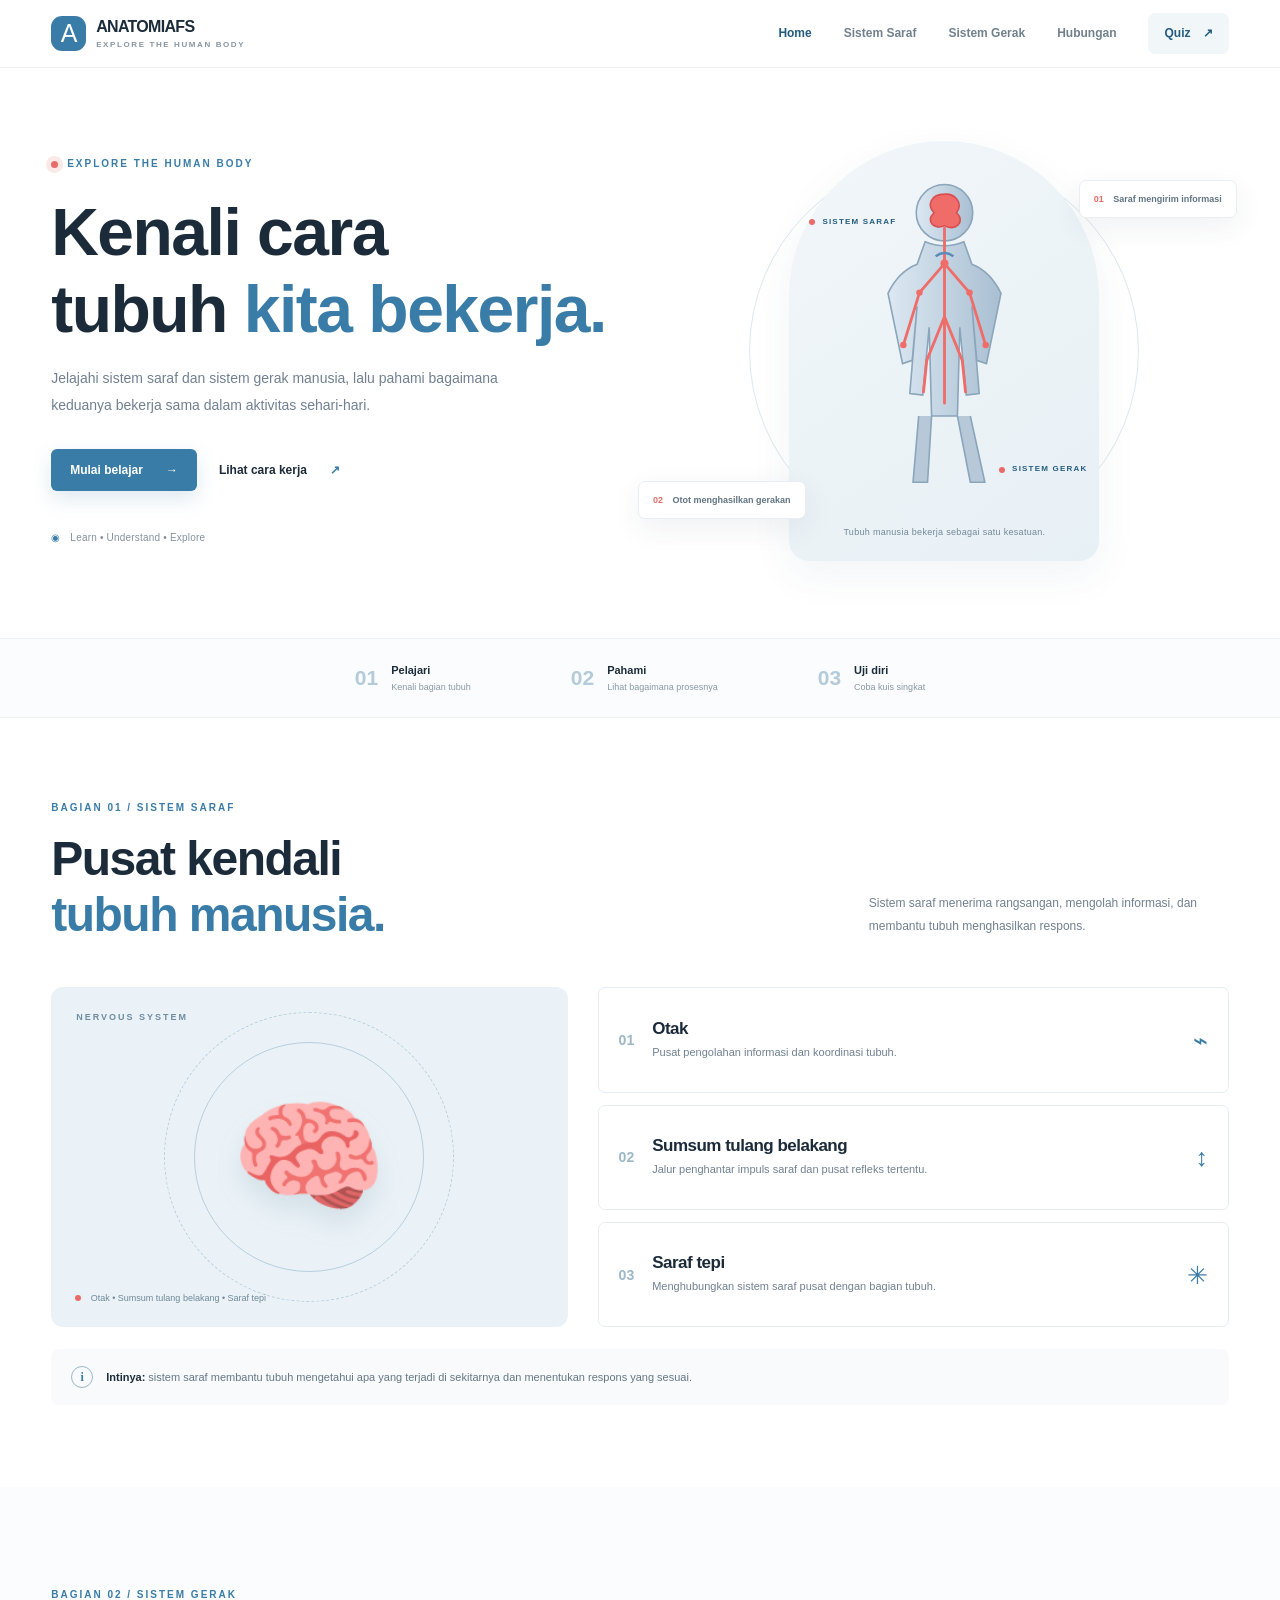
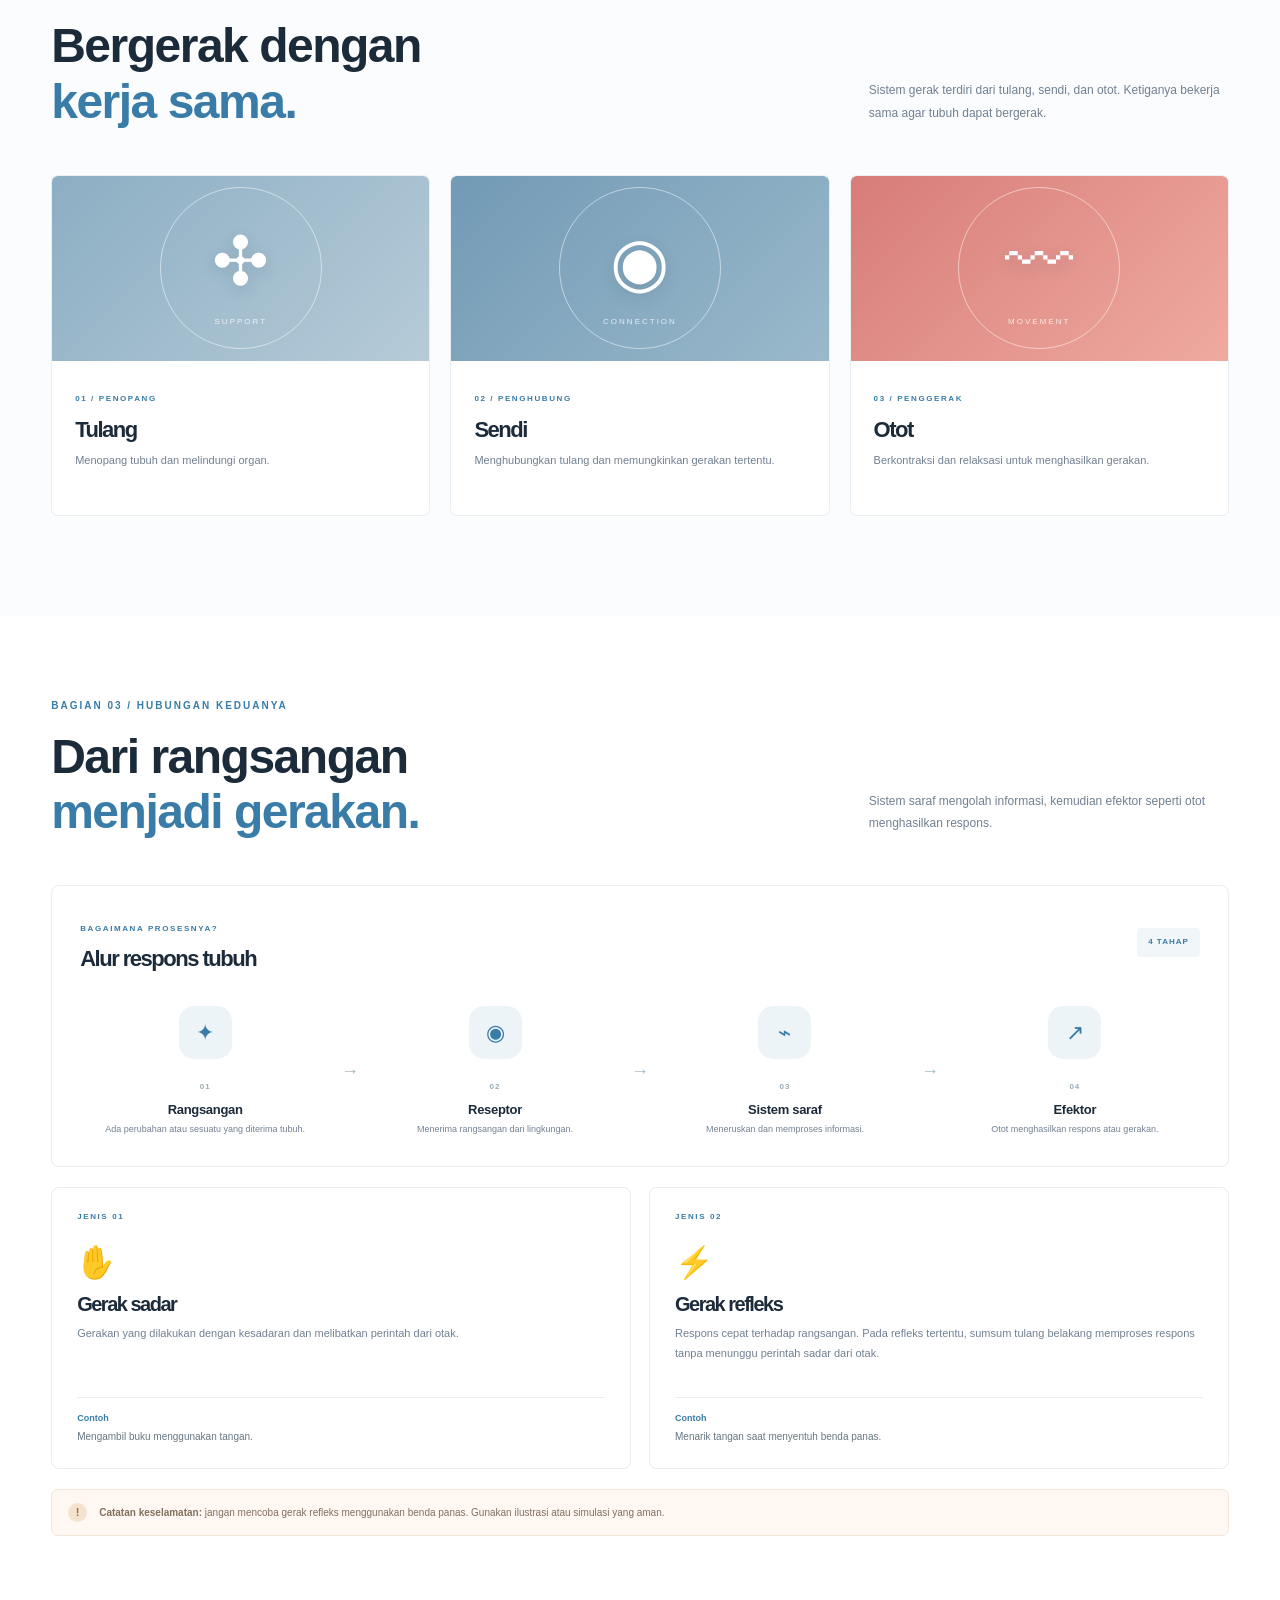
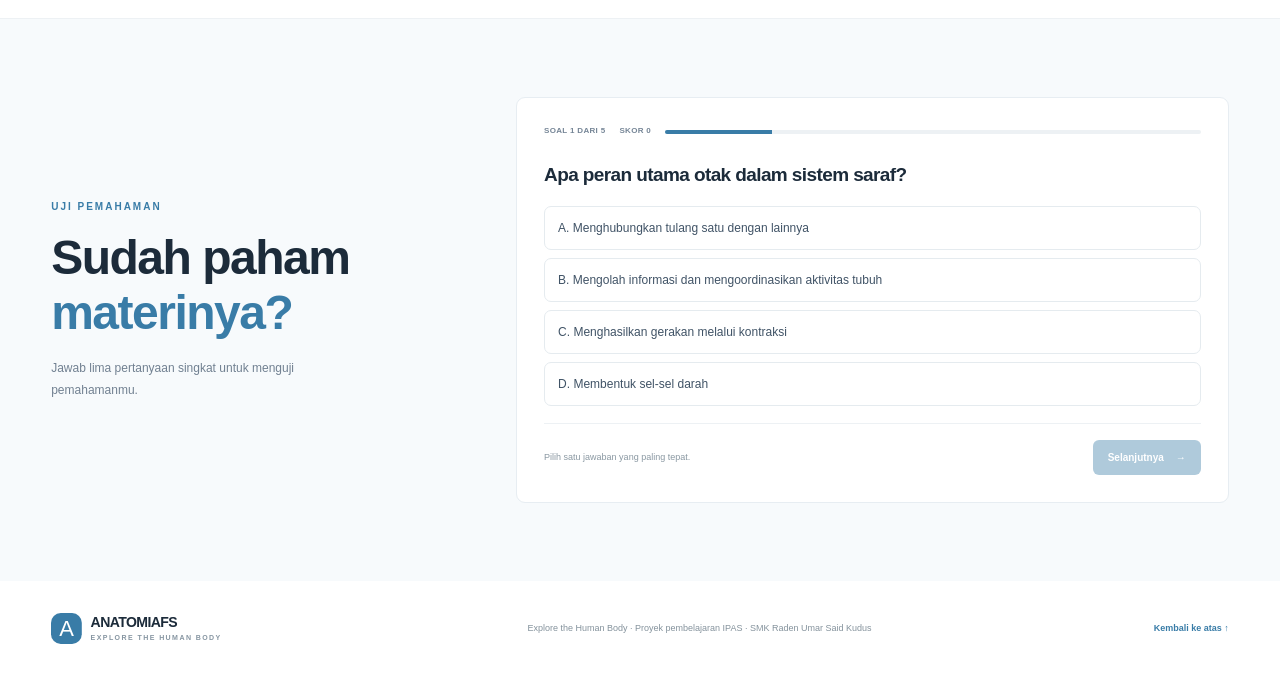
<file: anatomiafs-minimalis.html>
<!DOCTYPE html>
<html lang="id">
<head>
  <meta charset="UTF-8">
  <meta name="viewport" content="width=device-width, initial-scale=1.0">
  <meta name="description" content="ANATOMIAFS — media pembelajaran IPAS tentang sistem saraf dan sistem gerak manusia.">
  <title>ANATOMIAFS — Explore the Human Body</title>

<style>
*{box-sizing:border-box;margin:0;padding:0}
:root{--ink:#182b3b;--muted:#6e7d89;--blue:#397ca7;--blue-dark:#245b7e;--pale:#edf4f8;--red:#e96b68;--line:#e3eaf0;--white:#fff;--font:'DM Sans',sans-serif;--display:'Manrope',sans-serif}
html{scroll-behavior:smooth;scroll-padding-top:90px}
body{font-family:var(--font);color:var(--ink);background:#fff;line-height:1.6}
a{color:inherit;text-decoration:none}
.topbar{height:82px;padding:0 max(calc((100% - 1160px)/2),6%);display:flex;align-items:center;justify-content:space-between;border-bottom:1px solid #edf0f3;background:rgba(255,255,255,.94);position:sticky;top:0;z-index:20;backdrop-filter:blur(14px)}
.brand{display:flex;align-items:center;gap:10px;font:800 16px var(--display);letter-spacing:-.7px;line-height:1;color:var(--ink)}
.brand-mark{display:grid;place-items:center;width:35px;height:35px;border-radius:11px;background:var(--blue);color:#fff;font-size:25px;font-weight:400}
.brand-light{font-weight:500;color:var(--blue)}
.brand small{display:block;font:700 8px var(--font);letter-spacing:2.8px;color:#8796a2;margin-top:5px}
nav{display:flex;align-items:center;gap:32px}.nav-link{font-size:12px;font-weight:600;color:#71808c;transition:.2s}.nav-link:hover,.nav-link.active{color:var(--blue-dark)}.nav-quiz{padding:11px 16px;background:var(--pale);border-radius:7px;color:var(--blue-dark)}.nav-quiz span{margin-left:9px}.menu-toggle{display:none;border:0;background:none;font-size:24px;color:var(--ink)}
.section{max-width:1160px;margin:auto;padding-left:6%;padding-right:6%}
.hero{min-height:600px;display:grid;grid-template-columns:1fr 1fr;align-items:center;gap:40px;padding-top:65px;padding-bottom:70px}
.eyebrow{font-size:10px;letter-spacing:2px;font-weight:700;color:var(--blue);display:flex;align-items:center;gap:9px}.pulse{width:7px;height:7px;border-radius:50%;background:var(--red);box-shadow:0 0 0 5px #fbe9e8}
h1,h2,h3,h4{font-family:var(--display);letter-spacing:-1.5px;line-height:1.16}
h1{font-size:clamp(43px,5.3vw,66px);font-weight:800;margin:22px 0 18px}h1 span,h2 span{color:var(--blue)}
.hero-desc{max-width:450px;color:var(--muted);font-size:14px;line-height:1.9}
.hero-actions{display:flex;align-items:center;gap:22px;margin-top:30px}.btn{border:0;display:inline-flex;align-items:center;justify-content:center;gap:23px;padding:14px 19px;border-radius:6px;font:700 12px var(--font);cursor:pointer;transition:.2s}.btn-primary{background:var(--blue);color:#fff;box-shadow:0 8px 20px #397ca729}.btn-primary:hover{background:var(--blue-dark);transform:translateY(-2px)}.btn-quiet{color:var(--ink);padding-left:0}.btn-quiet span{color:var(--blue)}
.hero-meta{font-size:10px;color:#84919b;margin-top:39px;letter-spacing:.2px}.meta-icon{color:var(--blue);margin-right:7px}
.hero-art{height:470px;position:relative;display:grid;place-items:center}.orbit{position:absolute;border:1px solid #dce8ef;border-radius:50%;width:390px;height:390px}.orbit-two{width:460px;height:460px;border-style:dashed;opacity:.7}
.human-card{width:310px;height:420px;background:linear-gradient(145deg,#f1f6f9,#e7f0f5);border-radius:155px 155px 20px 20px;position:relative;display:flex;justify-content:center;align-items:center;box-shadow:0 25px 65px #34566b18;overflow:hidden}
.human-figure{height:355px;width:245px;z-index:1}.human-label{position:absolute;z-index:2;font-size:8px;letter-spacing:1.2px;font-weight:700;color:var(--blue-dark);display:flex;align-items:center;gap:7px}.human-label i{width:6px;height:6px;border-radius:50%;background:var(--red)}.label-brain{top:75px;left:20px}.label-muscle{bottom:85px;right:12px}.art-caption{position:absolute;bottom:22px;font-size:9px;color:#718797;letter-spacing:.3px}
.float-chip{position:absolute;background:#fff;border:1px solid #e8eef2;padding:11px 14px;border-radius:7px;font-size:9px;font-weight:600;color:#607482;box-shadow:0 9px 30px #243f5012;z-index:3}.float-chip span{color:var(--red);font-weight:800;margin-right:7px}.chip-top{top:64px;right:-8px}.chip-bottom{bottom:67px;left:-22px}
.intro-strip{background:#f5f8fa;display:flex;justify-content:center;gap:100px;padding:23px 5%;border-top:1px solid #edf1f4;border-bottom:1px solid #edf1f4}.intro-strip>div{display:flex;align-items:center;gap:13px}.strip-number{font:800 21px var(--display);color:#b4cbd9}.intro-strip b,.intro-strip small{display:block}.intro-strip b{font-size:11px}.intro-strip small{font-size:9px;color:#8a98a2}
.content-section{padding-top:105px;padding-bottom:105px}.section-heading{display:flex;justify-content:space-between;align-items:flex-end;gap:30px;margin-bottom:45px}.section-heading h2,.quiz-heading h2{font-size:clamp(34px,4vw,48px);margin-top:15px}.section-heading>p{max-width:360px;color:var(--muted);font-size:12px;line-height:1.9;padding-bottom:5px}
.nervous-layout{display:grid;grid-template-columns:.9fr 1.1fr;gap:30px;align-items:stretch}.nervous-visual{min-height:340px;background:#eaf2f7;border-radius:12px;position:relative;overflow:hidden;display:grid;place-items:center}.visual-tag{position:absolute;top:23px;left:25px;font-size:9px;letter-spacing:2px;font-weight:700;color:#6e8ba0}.brain-illustration{font-size:125px;filter:drop-shadow(0 15px 12px #577a9325);z-index:1}.neuron-line{position:absolute;border:1px solid #b7cfde;border-radius:50%;width:230px;height:230px}.line-b{width:290px;height:290px;border-style:dashed}.visual-note{position:absolute;bottom:22px;left:24px;font-size:9px;color:#6f8798}.note-dot{display:inline-block;width:6px;height:6px;background:var(--red);border-radius:50%;margin-right:7px}
.info-list{display:flex;flex-direction:column;gap:12px}.info-card{flex:1;display:flex;align-items:center;gap:18px;border:1px solid var(--line);border-radius:9px;padding:19px 20px;transition:.2s}.info-card:hover{border-color:#b7d0df;transform:translateX(3px)}.info-index{font:800 14px var(--display);color:#9cb7c8}.info-card h3{font-size:17px;letter-spacing:-.5px;margin-bottom:5px}.info-card p{font-size:11px;color:var(--muted)}.info-symbol{margin-left:auto;font-size:25px;color:var(--blue);padding-left:8px}
.fact-banner{margin-top:22px;padding:17px 20px;background:#f4f8fa;border-radius:8px;display:flex;align-items:center;gap:13px}.fact-icon{width:22px;height:22px;border:1px solid #9bb9ca;border-radius:50%;display:grid;place-items:center;color:var(--blue);font:700 12px serif;flex-shrink:0}.fact-banner p{font-size:11px;color:#657783}.fact-banner b{color:var(--ink)}
.movement-section{background:#f5f8fa}.section-inner{padding-top:100px;padding-bottom:100px}.movement-grid{display:grid;grid-template-columns:repeat(3,1fr);gap:20px}.movement-card{background:#fff;border:1px solid #e8eef2;border-radius:10px;overflow:hidden;transition:.2s}.movement-card:hover{transform:translateY(-5px);box-shadow:0 16px 35px #243f5010}.movement-art{height:185px;display:flex;flex-direction:column;align-items:center;justify-content:center;position:relative;overflow:hidden}.movement-art:before,.movement-art:after{content:"";position:absolute;border:1px solid #ffffff80;border-radius:50%;width:160px;height:160px}.movement-art:after{width:210px;height:210px;border-style:dashed}.movement-art span{font-size:68px;z-index:1;color:#fff;text-shadow:0 5px 15px #1c40542a}.movement-art small{font-size:8px;letter-spacing:2px;color:#ffffffc9;z-index:1}.bone-art{background:linear-gradient(135deg,#8caec3,#b6cbd8)}.joint-art{background:linear-gradient(135deg,#729ab5,#9ab9cb)}.muscle-art{background:linear-gradient(135deg,#d77c79,#efaaa0)}.movement-text{padding:22px 23px 25px}.card-kicker{font-size:8px;letter-spacing:1.6px;font-weight:700;color:var(--blue)}.movement-text h3{font-size:22px;margin:9px 0}.movement-text p{font-size:11px;color:var(--muted);min-height:38px}
.process-panel{border:1px solid var(--line);border-radius:11px;padding:27px 28px 30px}.process-top{display:flex;justify-content:space-between;align-items:center}.process-top h3{font-size:22px;margin-top:7px}.process-badge{font-size:8px;letter-spacing:1px;font-weight:700;color:var(--blue);background:var(--pale);padding:8px 11px;border-radius:4px}.process-flow{display:grid;grid-template-columns:1fr 20px 1fr 20px 1fr 20px 1fr;gap:10px;align-items:center;margin-top:35px}.process-step{text-align:center}.step-icon{width:53px;height:53px;margin:0 auto 12px;display:grid;place-items:center;border-radius:15px;background:#edf4f8;color:var(--blue);font-size:22px}.process-step:nth-of-type(7) .step-icon{background:#fceeed;color:var(--red)}.step-no{font-size:8px;font-weight:700;letter-spacing:1px;color:#9aabb6}.process-step h4{font-size:13px;letter-spacing:-.3px;margin:5px 0}.process-step p{font-size:9px;line-height:1.6;color:var(--muted)}.flow-arrow{color:#a4bac8;text-align:center;font-size:18px}
.response-grid{display:grid;grid-template-columns:1fr 1fr;gap:18px;margin-top:20px}.response-card{border:1px solid var(--line);border-radius:10px;padding:23px 25px}.response-label{font-size:8px;letter-spacing:1.6px;font-weight:700;color:var(--blue)}.response-icon{font-size:31px;margin:14px 0 5px;color:var(--blue)}.reflex .response-icon{color:var(--red)}.response-card h3{font-size:20px;margin-bottom:8px}.response-card>p{font-size:11px;color:var(--muted);line-height:1.8;min-height:58px}.example{border-top:1px solid var(--line);padding-top:13px;margin-top:15px}.example b,.example span{display:block}.example b{font-size:9px;color:var(--blue);margin-bottom:4px}.example span{font-size:10px;color:#667782}.safety-note{display:flex;align-items:center;gap:12px;background:#fff8f2;border:1px solid #f4e7d9;padding:13px 16px;border-radius:7px;margin-top:20px}.safety-note>span{width:19px;height:19px;display:grid;place-items:center;background:#f4e3d1;color:#a86b36;border-radius:50%;font-weight:800;font-size:11px;flex-shrink:0}.safety-note p{font-size:10px;color:#826f5d}
.quiz-section{background:#18374d;color:#fff;padding:90px 0}.quiz-inner{display:grid;grid-template-columns:.75fr 1.25fr;gap:70px;align-items:center}.quiz-heading .eyebrow{color:#9fc4d9}.quiz-heading h2{color:#fff}.quiz-heading h2 span{color:#9bc6df}.quiz-heading p{font-size:12px;color:#b5c7d2;max-width:270px;margin-top:17px;line-height:1.8}
.quiz-box,.quiz-result{background:#fff;color:var(--ink);padding:29px 30px;border-radius:11px;box-shadow:0 20px 55px #081e2d30}.quiz-progress{display:flex;justify-content:space-between;align-items:center;gap:20px;font-size:8px;letter-spacing:1px;font-weight:700;color:#83939e}.progress-track{height:4px;background:#eaf0f3;width:42%;border-radius:9px;overflow:hidden}.progress-track span{display:block;height:100%;width:20%;background:var(--blue);transition:width .3s}.quiz-box h3{font-size:20px;letter-spacing:-.6px;margin:27px 0 19px}.answer-list{display:grid;gap:9px}.answer-option{width:100%;border:1px solid #e5ebef;background:#fff;border-radius:6px;text-align:left;padding:12px 14px;font:500 11px var(--font);color:#526571;cursor:pointer;transition:.15s}.answer-option:hover:not(:disabled){border-color:#9dbdce;background:#f7fafc}.answer-option.selected{border-color:var(--blue);background:#eef5f9;color:var(--blue-dark)}.answer-option.correct{border-color:#7db99b;background:#eff8f2;color:#286a47}.answer-option.wrong{border-color:#e5a09d;background:#fff3f2;color:#a74845}.quiz-bottom{display:flex;justify-content:space-between;align-items:center;gap:12px;margin-top:20px}.quiz-bottom #feedback{font-size:9px;color:#8a98a2}.quiz-bottom .btn{padding:12px 15px;gap:12px;font-size:10px}.quiz-bottom .btn:disabled{opacity:.4;cursor:not-allowed;transform:none}.quiz-result{text-align:center;padding:45px 30px}.quiz-result[hidden]{display:none}.result-icon{width:55px;height:55px;display:grid;place-items:center;border-radius:50%;background:#eaf5ee;color:#3c9162;font-size:27px;margin:0 auto 17px}.quiz-result .eyebrow{justify-content:center}.quiz-result h3{font-size:28px;margin:12px 0}.quiz-result p{font-size:12px;color:var(--muted);margin-bottom:23px}
footer{min-height:95px;padding:25px max(calc((100% - 1160px)/2),6%);display:flex;align-items:center;justify-content:space-between;gap:20px}footer p,footer .back-top{font-size:9px;color:#84929c}.footer-brand{transform:scale(.88);transform-origin:left center}.back-top{color:var(--blue)!important;font-weight:700}
@media(max-width:800px){.topbar{height:70px;padding:0 5%}.menu-toggle{display:block}nav{display:none;position:absolute;top:69px;left:0;right:0;background:#fff;padding:18px 6%;border-bottom:1px solid var(--line);flex-direction:column;align-items:flex-start;gap:18px}nav.open{display:flex}.hero{grid-template-columns:1fr;gap:5px;padding-top:60px}.hero-copy{max-width:600px}.hero-art{height:420px}.chip-top{right:5%}.chip-bottom{left:4%}.intro-strip{gap:30px}.section-heading{align-items:flex-start;flex-direction:column;gap:15px}.section-heading>p{max-width:520px}.quiz-inner{grid-template-columns:1fr;gap:35px}.quiz-heading p{max-width:450px}.quiz-section{padding:70px 0}}
@media(max-width:560px){.hero{padding-top:48px}.hero-art{height:365px;transform:scale(.9);margin:-5px -20px}.human-card{height:370px;width:275px}.human-figure{height:315px}.orbit{width:320px;height:320px}.orbit-two{width:370px;height:370px}.chip-top{top:28px}.chip-bottom{bottom:36px}.intro-strip{justify-content:space-around;gap:10px;padding:18px 4%}.intro-strip>div{gap:7px}.strip-number{font-size:17px}.intro-strip small{font-size:8px}.intro-strip b{font-size:9px}.content-section,.section-inner{padding-top:72px;padding-bottom:72px}.nervous-layout{grid-template-columns:1fr}.nervous-visual{min-height:260px}.brain-illustration{font-size:100px}.movement-grid{grid-template-columns:1fr;gap:13px}.movement-card{display:grid;grid-template-columns:38% 1fr}.movement-art{height:155px}.movement-art span{font-size:48px}.movement-text{padding:18px 16px;align-self:center}.movement-text h3{font-size:19px}.movement-text p{min-height:0}.process-panel{padding:21px 15px}.process-flow{grid-template-columns:1fr 13px 1fr;row-gap:26px;column-gap:5px}.process-step:nth-of-type(5){grid-column:1}.process-step:nth-of-type(7){grid-column:3}.flow-arrow:nth-of-type(6){display:none}.process-step p{font-size:8px}.response-grid{grid-template-columns:1fr}.response-card>p{min-height:0}.quiz-section{padding:65px 0}.quiz-box{padding:23px 18px}.quiz-box h3{font-size:18px}.quiz-bottom{align-items:flex-start;flex-direction:column}.quiz-bottom .btn{align-self:flex-end}footer{flex-wrap:wrap;padding:22px 6%}footer p{order:3;width:100%}}


/* ANATOMIAFS — penyederhanaan visual */
:root {
  --ink: #1c2b3a;
  --muted: #718091;
  --blue: #397ca7;
  --blue-dark: #245b7e;
  --pale: #f1f6f9;
  --red: #e96b68;
  --line: #e7edf2;
}
body { background: #fff; }
.topbar { height: 68px; padding-inline: max(calc((100% - 1320px)/2), 4%); }
.section { max-width: 1440px; padding-left: 4%; padding-right: 4%; }
.hero { min-height: 540px; padding-top: 48px; padding-bottom: 52px; }
.orbit-two { display: none; }
.human-card { box-shadow: 0 14px 40px #34566b10; }
.intro-strip { gap: clamp(24px, 8vw, 100px); background: #fafcfd; }
.content-section { padding-top: 82px; padding-bottom: 82px; }
.info-card { border-radius: 7px; box-shadow: none; }
.info-card:hover { transform: translateY(-2px); box-shadow: 0 7px 18px #243f5009; }
.fact-banner { background: #f8fafb; }
.movement-section { background: #fafcfd; }
.movement-card { border-radius: 7px; }
.movement-card:hover { transform: translateY(-3px); box-shadow: 0 9px 22px #243f500b; }
.movement-art:after { display: none; }
.process-panel, .response-card { border-radius: 8px; }
.quiz-section {
  background: #f7fafc;
  color: var(--ink);
  padding: 78px 0;
  border-top: 1px solid #edf1f4;
}
.quiz-inner { grid-template-columns: .72fr 1.28fr; gap: clamp(28px, 5vw, 64px); }
.quiz-heading .eyebrow { color: var(--blue); }
.quiz-heading h2 { color: var(--ink); }
.quiz-heading h2 span { color: var(--blue); }
.quiz-heading p { color: var(--muted); }
.quiz-box, .quiz-result {
  border: 1px solid var(--line);
  border-radius: 9px;
  box-shadow: none;
  padding: 27px;
}
.quiz-progress {
  display: grid;
  grid-template-columns: auto auto minmax(65px, 1fr);
  gap: 14px;
  letter-spacing: .04em;
  color: #758596;
}
.progress-track { width: 100%; background: #edf1f4; }
.progress-track span { background: var(--blue); }
.quiz-box h3 { font-size: 19px; line-height: 1.45; margin: 23px 0 17px; }
.answer-list { gap: 8px; }
.answer-option {
  display: flex;
  align-items: center;
  gap: 12px;
  padding: 12px 13px;
  border-radius: 7px;
  color: #405366;
  font-size: 12px;
  line-height: 1.5;
}
.answer-option::first-letter { font-weight: 700; }
.answer-option:hover:not(:disabled) { background: #f7fafc; border-color: #b7cbd9; }
.answer-option.correct { background: #f1f8f3; border-color: #9ac7aa; color: #286a47; }
.answer-option.wrong { background: #fff5f4; border-color: #e5aaa6; color: #a74845; }
.quiz-bottom { border-top: 1px solid #edf1f4; padding-top: 16px; margin-top: 17px; }
.quiz-bottom #feedback { line-height: 1.6; max-width: 72%; }
.quiz-bottom .btn { border-radius: 6px; box-shadow: none; }
.quiz-result { min-height: 290px; }
.result-icon { background: #f0f6f2; }
footer { padding-inline: max(calc((100% - 1320px)/2), 4%); }
.brand small { letter-spacing: 1.6px; }
@media(max-width:800px) {
  .topbar { padding-inline: 5%; }
  .quiz-inner { grid-template-columns: 1fr; gap: 25px; }
  .quiz-heading p { max-width: 500px; }
  .quiz-section { padding: 64px 0; }
}
@media(max-width:560px) {
  .content-section { padding-top: 65px; padding-bottom: 65px; }
  .quiz-box, .quiz-result { padding: 20px 16px; }
  .quiz-progress { grid-template-columns: auto auto; }
  .progress-track { grid-column: 1 / -1; }
  .quiz-bottom { flex-direction: column; }
  .quiz-bottom #feedback { max-width: 100%; }
  .quiz-bottom .btn { align-self: flex-end; }
}

</style>
</head>
<body>
  <header class="topbar">
    <a class="brand" href="#home" aria-label="ANATOMIAFS beranda">
      <span class="brand-mark">A</span>
      <span>ANATOMIAFS<small>EXPLORE THE HUMAN BODY</small></span>
    </a>
    <button class="menu-toggle" id="menuToggle" aria-label="Buka navigasi" aria-expanded="false">☰</button>
    <nav id="mainNav">
      <a class="nav-link active" href="#home">Home</a>
      <a class="nav-link" href="#saraf">Sistem Saraf</a>
      <a class="nav-link" href="#gerak">Sistem Gerak</a>
      <a class="nav-link" href="#hubungan">Hubungan</a>
      <a class="nav-link nav-quiz" href="#quiz">Quiz <span>↗</span></a>
    </nav>
  </header>

  <main>
    <section class="hero section" id="home">
      <div class="hero-copy">
        <div class="eyebrow"><span class="pulse"></span> EXPLORE THE HUMAN BODY</div>
        <h1>Kenali cara<br>tubuh <span>kita bekerja.</span></h1>
        <p class="hero-desc">Jelajahi sistem saraf dan sistem gerak manusia, lalu pahami bagaimana keduanya bekerja sama dalam aktivitas sehari-hari.</p>
        <div class="hero-actions">
          <a class="btn btn-primary" href="#saraf">Mulai belajar <span>→</span></a>
          <a class="btn btn-quiet" href="#hubungan">Lihat cara kerja <span>↗</span></a>
        </div>
        <div class="hero-meta"><span class="meta-icon">◉</span> Learn • Understand • Explore</div>
      </div>
      <div class="hero-art">
        <div class="orbit orbit-one"></div><div class="orbit orbit-two"></div>
        <div class="human-card">
          <div class="human-label label-brain"><i></i> SISTEM SARAF</div>
          <svg class="human-figure" viewBox="0 0 300 440" role="img" aria-label="Ilustrasi sederhana tubuh manusia dengan sistem saraf">
            <defs>
              <linearGradient id="bodyGrad" x1="0" x2="1"><stop stop-color="#dce8f2"/><stop offset="1" stop-color="#a9bfd2"/></linearGradient>
            </defs>
            <circle cx="150" cy="48" r="35" fill="url(#bodyGrad)" stroke="#8ba5bb" stroke-width="2"/>
            <path d="M126 84 Q150 94 174 84 L184 112 Q207 121 220 148 L202 235 L190 231 L184 164 L193 272 L177 274 L169 190 L166 300 L134 300 L131 190 L123 274 L107 272 L116 164 L110 231 L98 235 L80 148 Q93 121 116 112Z" fill="url(#bodyGrad)" stroke="#8ba5bb" stroke-width="2"/>
            <path d="M134 300 L129 382 L111 382 L118 300 M166 300 L182 382 L200 382 L182 300" fill="#b7c9d8" stroke="#8ba5bb" stroke-width="2"/>
            <path d="M150 25 C133 25 128 39 137 48 C125 59 139 70 150 64 C163 72 177 59 165 48 C174 35 162 24 150 25Z" fill="#ef6c68" stroke="#d84e51" stroke-width="2"/>
            <path d="M150 67 L150 284 M150 111 L119 147 L99 212 M150 111 L181 147 L201 212 M150 177 L128 231 L124 270 M150 177 L172 231 L176 270" fill="none" stroke="#ef6c68" stroke-width="3.5" stroke-linecap="round"/>
            <g fill="#ef6c68"><circle cx="150" cy="111" r="5"/><circle cx="119" cy="147" r="4"/><circle cx="181" cy="147" r="4"/><circle cx="99" cy="212" r="4"/><circle cx="201" cy="212" r="4"/></g>
            <path d="M139 102 Q150 94 161 102" fill="none" stroke="#5a8db5" stroke-width="3"/>
          </svg>
          <div class="human-label label-muscle"><i></i> SISTEM GERAK</div>
          <div class="art-caption">Tubuh manusia bekerja sebagai satu kesatuan.</div>
        </div>
        <div class="float-chip chip-top"><span>01</span> Saraf mengirim informasi</div>
        <div class="float-chip chip-bottom"><span>02</span> Otot menghasilkan gerakan</div>
      </div>
    </section>

    <section class="intro-strip">
      <div><span class="strip-number">01</span><span><b>Pelajari</b><small>Kenali bagian tubuh</small></span></div>
      <div><span class="strip-number">02</span><span><b>Pahami</b><small>Lihat bagaimana prosesnya</small></span></div>
      <div><span class="strip-number">03</span><span><b>Uji diri</b><small>Coba kuis singkat</small></span></div>
    </section>

    <section class="content-section section" id="saraf">
      <div class="section-heading">
        <div><div class="eyebrow">BAGIAN 01 / SISTEM SARAF</div><h2>Pusat kendali<br><span>tubuh manusia.</span></h2></div>
        <p>Sistem saraf menerima rangsangan, mengolah informasi, dan membantu tubuh menghasilkan respons.</p>
      </div>
      <div class="nervous-layout">
        <div class="nervous-visual">
          <div class="visual-tag">NERVOUS SYSTEM</div>
          <div class="brain-illustration">🧠</div>
          <div class="neuron-line line-a"></div><div class="neuron-line line-b"></div>
          <div class="visual-note"><span class="note-dot"></span> Otak • Sumsum tulang belakang • Saraf tepi</div>
        </div>
        <div class="info-list">
          <article class="info-card"><span class="info-index">01</span><div><h3>Otak</h3><p>Pusat pengolahan informasi dan koordinasi tubuh.</p></div><span class="info-symbol">⌁</span></article>
          <article class="info-card"><span class="info-index">02</span><div><h3>Sumsum tulang belakang</h3><p>Jalur penghantar impuls saraf dan pusat refleks tertentu.</p></div><span class="info-symbol">↕</span></article>
          <article class="info-card"><span class="info-index">03</span><div><h3>Saraf tepi</h3><p>Menghubungkan sistem saraf pusat dengan bagian tubuh.</p></div><span class="info-symbol">✳</span></article>
        </div>
      </div>
      <div class="fact-banner"><span class="fact-icon">i</span><p><b>Intinya:</b> sistem saraf membantu tubuh mengetahui apa yang terjadi di sekitarnya dan menentukan respons yang sesuai.</p></div>
    </section>

    <section class="movement-section" id="gerak">
      <div class="section section-inner">
        <div class="section-heading">
          <div><div class="eyebrow">BAGIAN 02 / SISTEM GERAK</div><h2>Bergerak dengan<br><span>kerja sama.</span></h2></div>
          <p>Sistem gerak terdiri dari tulang, sendi, dan otot. Ketiganya bekerja sama agar tubuh dapat bergerak.</p>
        </div>
        <div class="movement-grid">
          <article class="movement-card">
            <div class="movement-art bone-art"><span>✣</span><small>SUPPORT</small></div>
            <div class="movement-text"><span class="card-kicker">01 / PENOPANG</span><h3>Tulang</h3><p>Menopang tubuh dan melindungi organ.</p></div>
          </article>
          <article class="movement-card">
            <div class="movement-art joint-art"><span>◉</span><small>CONNECTION</small></div>
            <div class="movement-text"><span class="card-kicker">02 / PENGHUBUNG</span><h3>Sendi</h3><p>Menghubungkan tulang dan memungkinkan gerakan tertentu.</p></div>
          </article>
          <article class="movement-card">
            <div class="movement-art muscle-art"><span>〰</span><small>MOVEMENT</small></div>
            <div class="movement-text"><span class="card-kicker">03 / PENGGERAK</span><h3>Otot</h3><p>Berkontraksi dan relaksasi untuk menghasilkan gerakan.</p></div>
          </article>
        </div>
      </div>
    </section>

    <section class="content-section section" id="hubungan">
      <div class="section-heading">
        <div><div class="eyebrow">BAGIAN 03 / HUBUNGAN KEDUANYA</div><h2>Dari rangsangan<br><span>menjadi gerakan.</span></h2></div>
        <p>Sistem saraf mengolah informasi, kemudian efektor seperti otot menghasilkan respons.</p>
      </div>
      <div class="process-panel">
        <div class="process-top"><div><span class="card-kicker">BAGAIMANA PROSESNYA?</span><h3>Alur respons tubuh</h3></div><span class="process-badge">4 TAHAP</span></div>
        <div class="process-flow">
          <div class="process-step"><div class="step-icon">✦</div><span class="step-no">01</span><h4>Rangsangan</h4><p>Ada perubahan atau sesuatu yang diterima tubuh.</p></div>
          <span class="flow-arrow">→</span>
          <div class="process-step"><div class="step-icon">◉</div><span class="step-no">02</span><h4>Reseptor</h4><p>Menerima rangsangan dari lingkungan.</p></div>
          <span class="flow-arrow">→</span>
          <div class="process-step"><div class="step-icon">⌁</div><span class="step-no">03</span><h4>Sistem saraf</h4><p>Meneruskan dan memproses informasi.</p></div>
          <span class="flow-arrow">→</span>
          <div class="process-step"><div class="step-icon">↗</div><span class="step-no">04</span><h4>Efektor</h4><p>Otot menghasilkan respons atau gerakan.</p></div>
        </div>
      </div>
      <div class="response-grid">
        <article class="response-card conscious"><div class="response-label">JENIS 01</div><div class="response-icon">✋</div><h3>Gerak sadar</h3><p>Gerakan yang dilakukan dengan kesadaran dan melibatkan perintah dari otak.</p><div class="example"><b>Contoh</b><span>Mengambil buku menggunakan tangan.</span></div></article>
        <article class="response-card reflex"><div class="response-label">JENIS 02</div><div class="response-icon">⚡</div><h3>Gerak refleks</h3><p>Respons cepat terhadap rangsangan. Pada refleks tertentu, sumsum tulang belakang memproses respons tanpa menunggu perintah sadar dari otak.</p><div class="example"><b>Contoh</b><span>Menarik tangan saat menyentuh benda panas.</span></div></article>
      </div>
      <div class="safety-note"><span>!</span><p><b>Catatan keselamatan:</b> jangan mencoba gerak refleks menggunakan benda panas. Gunakan ilustrasi atau simulasi yang aman.</p></div>
    </section>

    <section class="quiz-section" id="quiz">
      <div class="section quiz-inner">
        <div class="quiz-heading"><div class="eyebrow">UJI PEMAHAMAN</div><h2>Sudah paham<br><span>materinya?</span></h2><p>Jawab lima pertanyaan singkat untuk menguji pemahamanmu.</p></div>
        <div class="quiz-box" id="quizBox">
          <div class="quiz-progress"><span id="questionCounter">SOAL 1 DARI 5</span><span id="scoreCounter">SKOR 0</span><div class="progress-track"><span id="progressBar"></span></div></div>
          <h3 id="questionText">Apa fungsi utama otak dalam sistem saraf?</h3>
          <div class="answer-list" id="answerList"></div>
          <div class="quiz-bottom"><span id="feedback" aria-live="polite">Pilih satu jawaban yang menurutmu benar.</span><button class="btn btn-primary" id="nextButton" disabled>Selanjutnya <span>→</span></button></div>
        </div>
        <div class="quiz-result" id="quizResult" hidden>
          <div class="result-icon">✓</div><div class="eyebrow">KUIS SELESAI</div><h3 id="resultTitle">Kerja bagus!</h3><p id="resultText"></p><button class="btn btn-primary" id="restartButton">Ulangi kuis ↻</button>
        </div>
      </div>
    </section>
  </main>

  <footer><a class="brand footer-brand" href="#home"><span class="brand-mark">A</span><span>ANATOMIAFS<small>EXPLORE THE HUMAN BODY</small></span></a><p>Explore the Human Body · Proyek pembelajaran IPAS · SMK Raden Umar Said Kudus</p><a href="#home" class="back-top">Kembali ke atas ↑</a></footer>

<script>
const menuToggle = document.getElementById('menuToggle');
const mainNav = document.getElementById('mainNav');

menuToggle.addEventListener('click', () => {
  const isOpen = mainNav.classList.toggle('open');
  menuToggle.setAttribute('aria-expanded', String(isOpen));
});

document.querySelectorAll('.nav-link').forEach(link => {
  link.addEventListener('click', () => {
    mainNav.classList.remove('open');
    menuToggle.setAttribute('aria-expanded', 'false');
  });
});

const questions = [
  {
    question: 'Apa peran utama otak dalam sistem saraf?',
    answers: [
      'Menghubungkan tulang satu dengan lainnya',
      'Mengolah informasi dan mengoordinasikan aktivitas tubuh',
      'Menghasilkan gerakan melalui kontraksi',
      'Membentuk sel-sel darah'
    ],
    correct: 1,
    explanation: 'Tepat. Otak mengolah informasi dan mengoordinasikan berbagai aktivitas tubuh.'
  },
  {
    question: 'Bagian sistem saraf yang menjadi jalur penghantar impuls sekaligus pusat refleks tertentu adalah ...',
    answers: ['Saraf tepi', 'Otot rangka', 'Sumsum tulang belakang', 'Sendi'],
    correct: 2,
    explanation: 'Benar. Sumsum tulang belakang menghantarkan impuls dan memproses beberapa gerak refleks.'
  },
  {
    question: 'Struktur yang menghubungkan tulang dengan tulang dan memungkinkan gerakan disebut ...',
    answers: ['Otot', 'Reseptor', 'Saraf', 'Sendi'],
    correct: 3,
    explanation: 'Benar. Sendi merupakan tempat bertemunya dua tulang atau lebih.'
  },
  {
    question: 'Otot dapat menggerakkan tulang karena otot mampu ...',
    answers: ['Berkontraksi dan relaksasi', 'Mengolah rangsangan', 'Menghasilkan impuls saraf', 'Menyambungkan tulang'],
    correct: 0,
    explanation: 'Tepat. Otot berkontraksi dan relaksasi untuk menghasilkan tarikan pada tulang.'
  },
  {
    question: 'Saat tangan spontan ditarik setelah menyentuh benda panas, respons tersebut disebut ...',
    answers: ['Gerak sadar', 'Gerak refleks', 'Gerak pasif', 'Gerak sendi'],
    correct: 1,
    explanation: 'Benar. Menarik tangan dari benda panas adalah contoh gerak refleks yang cepat dan otomatis.'
  }
];

let currentQuestion = 0;
let score = 0;
let selectedAnswer = null;
let answered = false;

const questionCounter = document.getElementById('questionCounter');
const scoreCounter = document.getElementById('scoreCounter');
const progressBar = document.getElementById('progressBar');
const questionText = document.getElementById('questionText');
const answerList = document.getElementById('answerList');
const feedback = document.getElementById('feedback');
const nextButton = document.getElementById('nextButton');
const quizBox = document.getElementById('quizBox');
const quizResult = document.getElementById('quizResult');

function renderQuestion() {
  const item = questions[currentQuestion];
  selectedAnswer = null;
  answered = false;
  questionCounter.textContent = `SOAL ${currentQuestion + 1} DARI ${questions.length}`;
  scoreCounter.textContent = `SKOR ${score}`;
  progressBar.style.width = `${((currentQuestion + 1) / questions.length) * 100}%`;
  questionText.textContent = item.question;
  feedback.textContent = 'Pilih satu jawaban yang paling tepat.';
  nextButton.disabled = true;
  nextButton.innerHTML = currentQuestion === questions.length - 1 ? 'Lihat hasil <span>→</span>' : 'Selanjutnya <span>→</span>';
  answerList.innerHTML = '';

  item.answers.forEach((answer, index) => {
    const button = document.createElement('button');
    button.className = 'answer-option';
    button.type = 'button';
    button.textContent = `${String.fromCharCode(65 + index)}. ${answer}`;
    button.addEventListener('click', () => selectAnswer(index));
    answerList.appendChild(button);
  });
}

function selectAnswer(index) {
  if (answered) return;
  selectedAnswer = index;
  answered = true;
  const item = questions[currentQuestion];
  const options = [...answerList.children];

  options.forEach((option, optionIndex) => {
    option.disabled = true;
    if (optionIndex === item.correct) option.classList.add('correct');
    if (optionIndex === index && index !== item.correct) option.classList.add('wrong');
    if (optionIndex === index) option.classList.add('selected');
  });

  if (index === item.correct) {
    score++;
    feedback.textContent = `Benar! ${item.explanation}`;
  } else {
    feedback.textContent = `Belum tepat. ${item.explanation}`;
  }
  scoreCounter.textContent = `SKOR ${score}`;
  nextButton.disabled = false;
}

nextButton.addEventListener('click', () => {
  if (!answered) return;
  if (currentQuestion < questions.length - 1) {
    currentQuestion++;
    renderQuestion();
  } else {
    showResult();
  }
});

function showResult() {
  quizBox.hidden = true;
  quizResult.hidden = false;
  progressBar.style.width = '100%';
  document.getElementById('resultTitle').textContent = score >= 4 ? 'Kerja bagus!' : 'Tetap semangat!';
  document.getElementById('resultText').textContent = `Kamu menjawab ${score} dari ${questions.length} pertanyaan dengan benar. ${score === 5 ? 'Semua jawaban benar. Mantap!' : 'Coba pelajari lagi bagian yang belum kamu kuasai, lalu ulangi kuisnya.'}`;
}

document.getElementById('restartButton').addEventListener('click', () => {
  currentQuestion = 0;
  score = 0;
  scoreCounter.textContent = 'SKOR 0';
  quizResult.hidden = true;
  quizBox.hidden = false;
  renderQuestion();
});

renderQuestion();

// Menandai menu sesuai bagian yang sedang terlihat.
const sections = document.querySelectorAll('main section[id]');
const navLinks = document.querySelectorAll('.nav-link');
const observer = new IntersectionObserver(entries => {
  entries.forEach(entry => {
    if (entry.isIntersecting) {
      navLinks.forEach(link => {
        link.classList.toggle('active', link.getAttribute('href') === `#${entry.target.id}`);
      });
    }
  });
}, { rootMargin: '-35% 0px -55% 0px' });
sections.forEach(section => observer.observe(section));

</script>
</body>
</html>
</file>
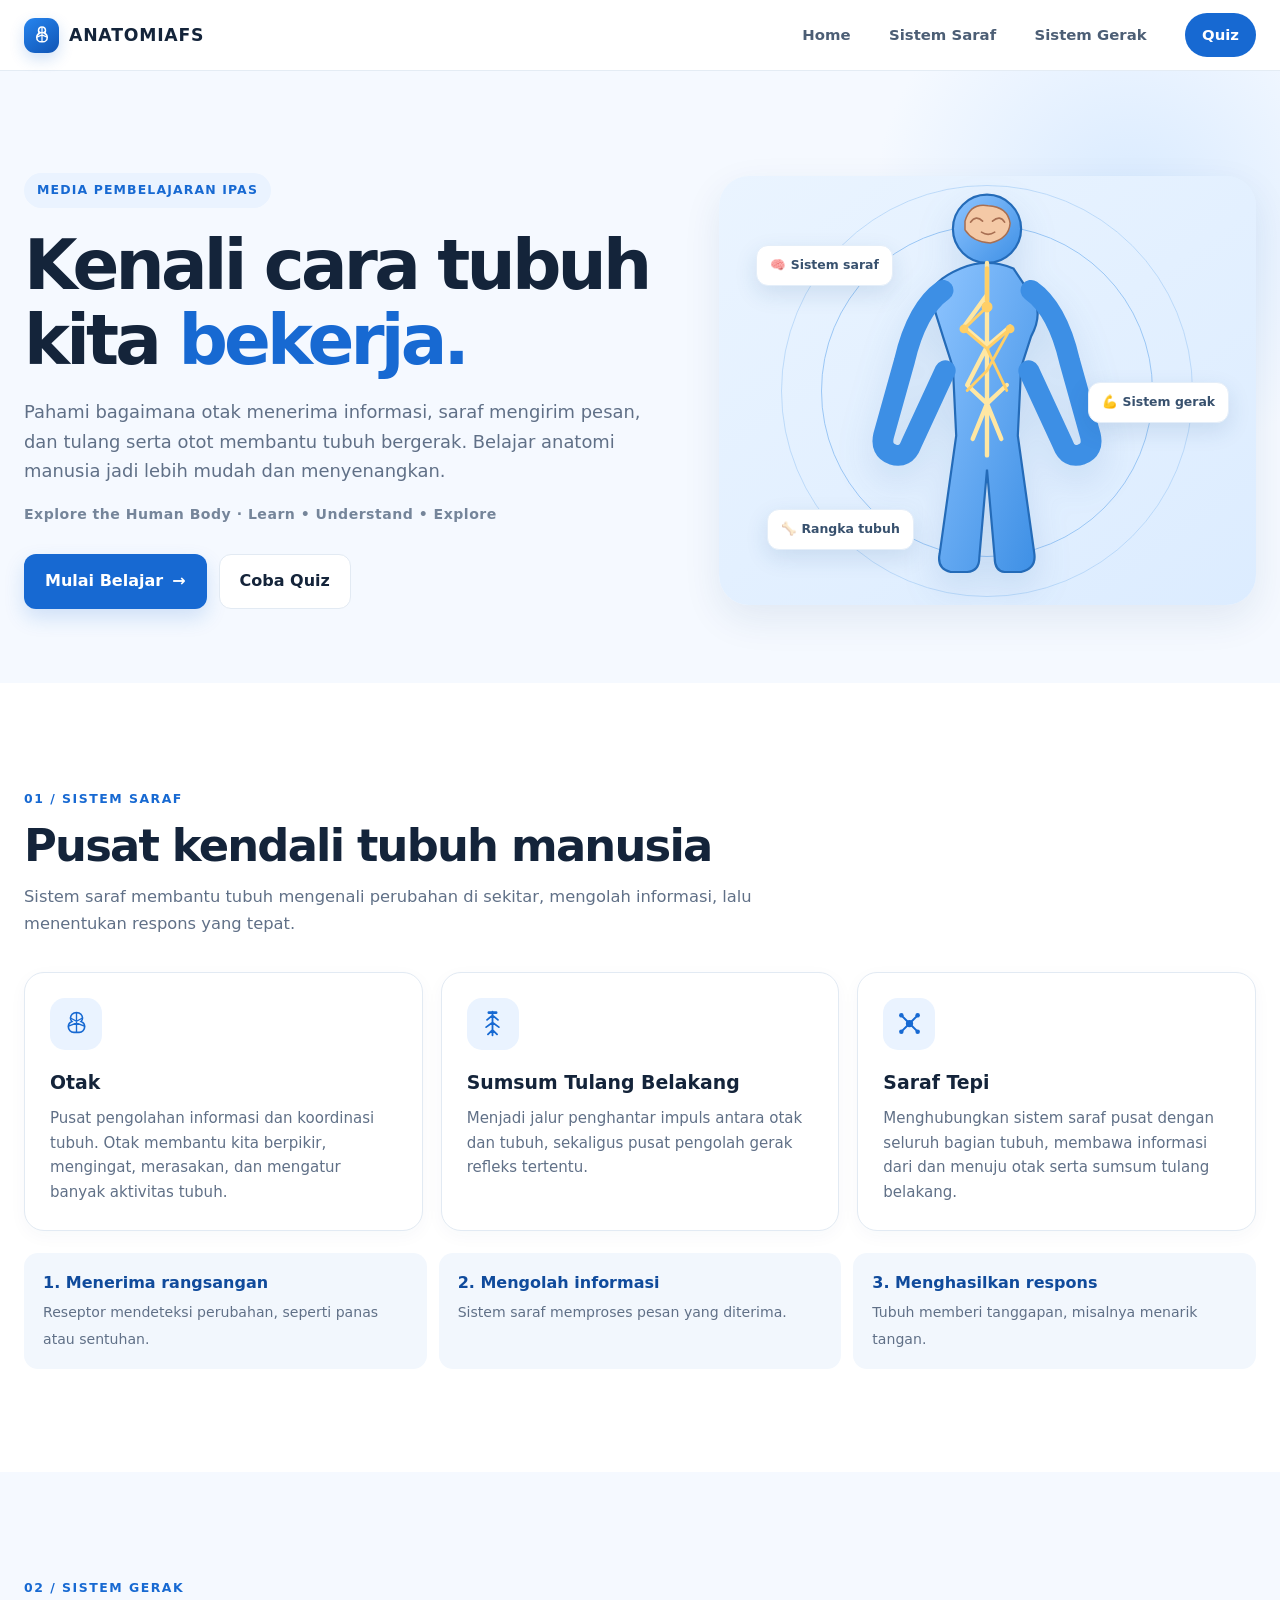
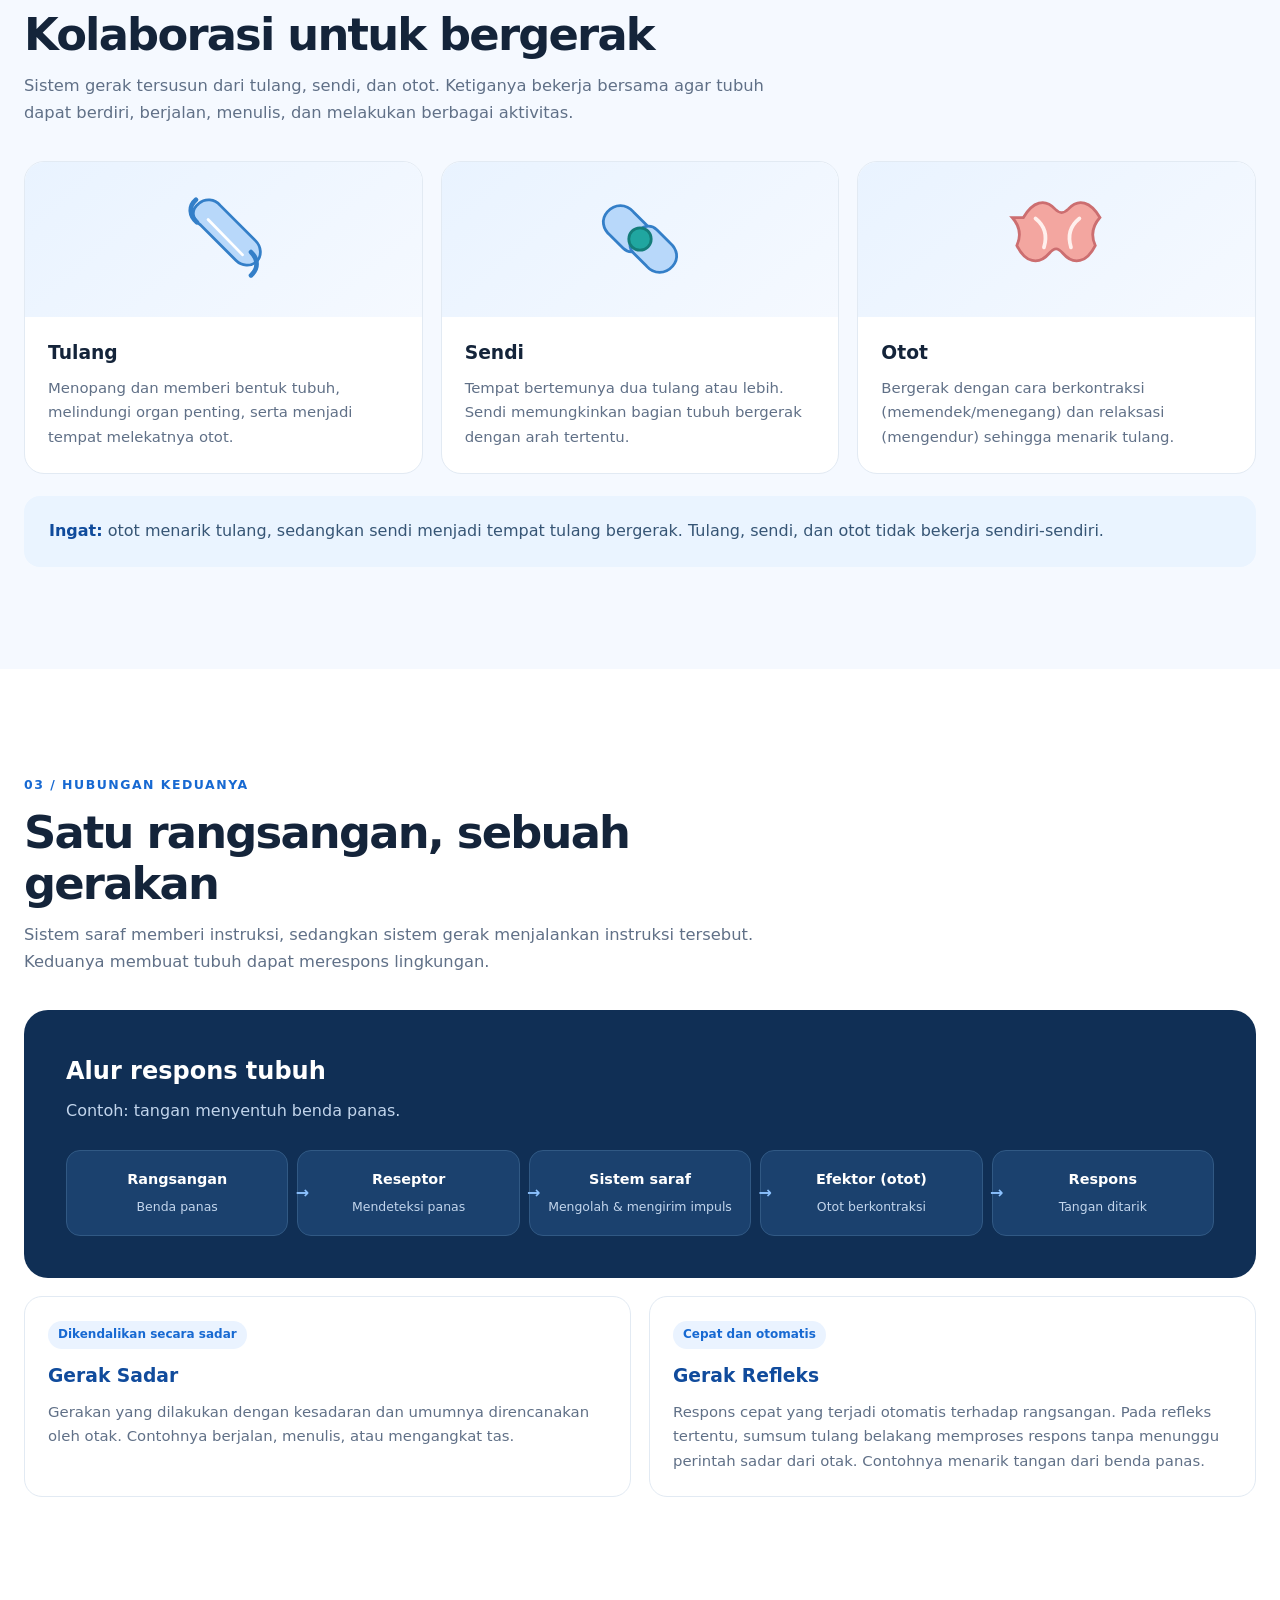
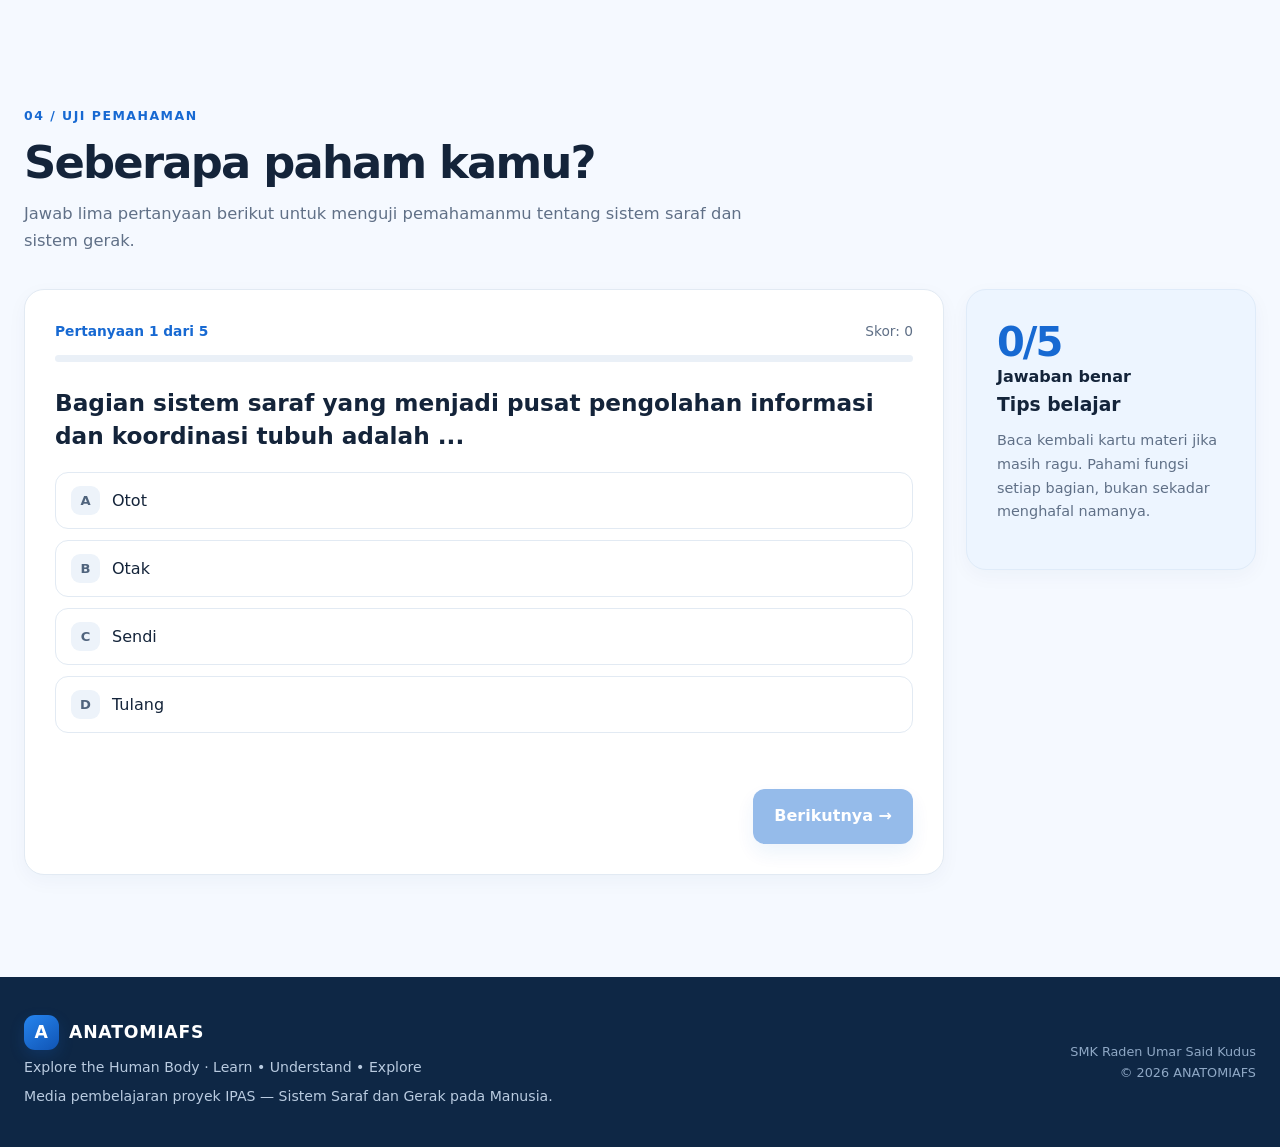
<file: anatomiafs.html>
<!DOCTYPE html>
<html lang="id">
<head>
  <meta charset="UTF-8">
  <meta name="viewport" content="width=device-width, initial-scale=1.0">
  <meta name="theme-color" content="#f5f9ff">
  <meta name="description" content="ANATOMIAFS — media pembelajaran interaktif IPAS tentang sistem saraf dan sistem gerak manusia.">
  <title>ANATOMIAFS — Explore the Human Body</title>
  <style>
    :root {
      --blue: #1769d2;
      --blue-dark: #104b9c;
      --blue-soft: #eaf3ff;
      --ink: #14243a;
      --muted: #607087;
      --line: #e2eaf3;
      --paper: #ffffff;
      --bg: #f5f9ff;
      --teal: #20a6a0;
      --shadow: 0 14px 38px rgba(27, 69, 119, .09);
      --radius: 20px;
      --max: 1440px;
    }
    * { box-sizing: border-box; }
    html { scroll-behavior: smooth; scroll-padding-top: 86px; }
    body {
      margin: 0; color: var(--ink); background: var(--bg);
      font-family: Inter, ui-sans-serif, system-ui, -apple-system, BlinkMacSystemFont, "Segoe UI", sans-serif;
      line-height: 1.65; overflow-x: hidden;
    }
    a { color: inherit; text-decoration: none; }
    button { font: inherit; }
    .site-header {
      position: sticky; top: 0; z-index: 50; background: rgba(255,255,255,.94);
      border-bottom: 1px solid rgba(226,234,243,.9); backdrop-filter: blur(14px);
    }
    .nav-wrap {
      width: min(100% - 48px, var(--max)); min-height: 70px; margin: auto;
      display: flex; align-items: center; justify-content: space-between; gap: 24px;
    }
    .brand { display: inline-flex; align-items: center; gap: 10px; font-weight: 850; letter-spacing: .045em; font-size: 1.08rem; }
    .brand-mark {
      width: 35px; height: 35px; display: grid; place-items: center; border-radius: 11px;
      color: white; background: linear-gradient(145deg, #2685ef, #1054b4); box-shadow: 0 6px 15px #1769d233;
    }
    .brand-mark svg { width: 22px; height: 22px; }
    .nav-links { display: flex; align-items: center; gap: clamp(18px, 3vw, 42px); }
    .nav-links a { color: #4c5e75; font-size: .93rem; font-weight: 650; transition: color .2s; }
    .nav-links a:hover, .nav-links a:focus-visible { color: var(--blue); }
    .nav-cta { padding: 10px 17px; border-radius: 999px; color: white !important; background: var(--blue); }
    .menu-toggle {
      display: none; border: 1px solid var(--line); background: white; color: var(--ink);
      width: 42px; height: 42px; border-radius: 12px; cursor: pointer; font-size: 1.25rem;
    }
    .container { width: min(100% - 48px, var(--max)); margin-inline: auto; }
    .hero { padding: clamp(54px, 8vw, 112px) 0 74px; position: relative; overflow: hidden; }
    .hero::before {
      content: ""; position: absolute; width: 520px; height: 520px; border-radius: 50%;
      background: radial-gradient(circle, #d8eaff 0%, rgba(216,234,255,0) 70%);
      right: -110px; top: -120px; pointer-events: none;
    }
    .hero-grid { display: grid; grid-template-columns: minmax(0, 1.08fr) minmax(340px, .92fr); gap: clamp(28px, 5vw, 76px); align-items: center; position: relative; }
    .eyebrow { display: inline-flex; align-items: center; gap: 8px; color: var(--blue); background: var(--blue-soft); padding: 7px 13px; border-radius: 999px; font-size: .78rem; font-weight: 800; letter-spacing: .09em; text-transform: uppercase; }
    .hero h1 { font-size: clamp(2.55rem, 5.4vw, 5rem); line-height: 1.08; letter-spacing: -.055em; margin: 20px 0 20px; max-width: 780px; }
    .hero h1 span { color: var(--blue); }
    .hero-copy { color: var(--muted); font-size: clamp(1rem, 1.4vw, 1.13rem); max-width: 650px; margin: 0; }
    .tagline { margin: 17px 0 28px; color: #75859a; font-weight: 700; letter-spacing: .035em; font-size: .88rem; }
    .actions { display: flex; flex-wrap: wrap; gap: 12px; }
    .btn { display: inline-flex; justify-content: center; align-items: center; gap: 9px; padding: 13px 20px; border-radius: 12px; font-weight: 750; border: 1px solid transparent; cursor: pointer; transition: transform .2s, box-shadow .2s, background .2s; }
    .btn:hover { transform: translateY(-2px); }
    .btn-primary { background: var(--blue); color: white; box-shadow: 0 9px 20px #1769d22b; }
    .btn-primary:hover { background: var(--blue-dark); box-shadow: 0 12px 24px #1769d238; }
    .btn-outline { background: white; border-color: var(--line); color: var(--ink); }
    .hero-art {
      min-height: 410px; border-radius: 30px; background: linear-gradient(145deg, #eaf4ff, #dcecff);
      display: grid; place-items: center; position: relative; overflow: hidden; box-shadow: var(--shadow);
    }
    .hero-art::before, .hero-art::after { content: ""; position: absolute; border: 1px solid #9bc7f5; border-radius: 50%; }
    .hero-art::before { width: 330px; height: 330px; }
    .hero-art::after { width: 410px; height: 410px; opacity: .55; }
    .human-svg { width: min(78%, 330px); height: auto; position: relative; z-index: 1; filter: drop-shadow(0 15px 18px #2468a526); }
    .art-label { position: absolute; z-index: 2; background: white; border: 1px solid #e4eef9; padding: 9px 13px; border-radius: 12px; box-shadow: 0 8px 22px #174c8420; font-size: .78rem; font-weight: 750; color: #38516e; }
    .art-label.one { top: 16%; left: 7%; } .art-label.two { right: 5%; top: 48%; } .art-label.three { left: 9%; bottom: 13%; }
    .section { padding: clamp(64px, 8vw, 104px) 0; }
    .section-white { background: white; }
    .section-head { max-width: 760px; margin-bottom: 34px; }
    .kicker { color: var(--blue); font-size: .78rem; font-weight: 850; letter-spacing: .12em; text-transform: uppercase; }
    h2 { margin: 9px 0 12px; font-size: clamp(2rem, 3.5vw, 3.15rem); line-height: 1.15; letter-spacing: -.04em; }
    .section-head p { margin: 0; color: var(--muted); font-size: 1.02rem; }
    .cards { display: grid; grid-template-columns: repeat(3, minmax(0, 1fr)); gap: 18px; }
    .info-card {
      background: white; border: 1px solid var(--line); border-radius: var(--radius); padding: 25px;
      box-shadow: 0 5px 18px rgba(24,63,105,.035); transition: transform .22s, box-shadow .22s, border-color .22s;
    }
    .info-card:hover { transform: translateY(-5px); box-shadow: var(--shadow); border-color: #c7ddf7; }
    .icon-box { width: 52px; height: 52px; border-radius: 15px; display: grid; place-items: center; background: var(--blue-soft); color: var(--blue); margin-bottom: 17px; }
    .icon-box svg { width: 29px; height: 29px; }
    .info-card h3 { margin: 0 0 8px; font-size: 1.18rem; }
    .info-card p { color: var(--muted); margin: 0; font-size: .94rem; }
    .fact-strip { display: grid; grid-template-columns: repeat(3, 1fr); gap: 12px; margin-top: 22px; }
    .fact { background: #f2f7fd; padding: 17px 19px; border-radius: 14px; }
    .fact strong { display: block; color: var(--blue-dark); margin-bottom: 3px; }
    .fact span { color: var(--muted); font-size: .88rem; }
    .split { display: grid; grid-template-columns: .85fr 1.15fr; gap: clamp(28px, 5vw, 70px); align-items: center; }
    .note-panel { background: linear-gradient(145deg, #145fbd, #0f438c); color: white; border-radius: 24px; padding: clamp(25px, 4vw, 42px); position: relative; overflow: hidden; }
    .note-panel::after { content: "✳"; position: absolute; right: 16px; bottom: -48px; font-size: 11rem; color: #ffffff12; }
    .note-panel h3 { font-size: 1.55rem; margin: 0 0 12px; position: relative; z-index: 1; }
    .note-panel p { color: #d8e9ff; margin: 0; position: relative; z-index: 1; }
    .mini-list { list-style: none; margin: 22px 0 0; padding: 0; display: grid; gap: 12px; position: relative; z-index: 1; }
    .mini-list li { display: flex; gap: 10px; align-items: flex-start; color: #eff7ff; font-size: .93rem; }
    .check { display: inline-grid; place-items: center; flex: 0 0 22px; height: 22px; border-radius: 50%; color: #104b9c; background: #bfe0ff; font-size: .8rem; font-weight: 900; }
    .system-visual { background: #f0f6fd; border: 1px solid #e1ebf6; border-radius: 24px; padding: clamp(18px, 3vw, 30px); }
    .system-visual h3 { margin: 0 0 18px; }
    .flow-steps { display: grid; grid-template-columns: repeat(3, 1fr); gap: 10px; }
    .flow-step { background: white; border-radius: 14px; padding: 16px 12px; text-align: center; border: 1px solid #e0eaf5; }
    .flow-step b { display: block; color: var(--blue-dark); font-size: .94rem; }
    .flow-step span { display: block; color: var(--muted); font-size: .8rem; margin-top: 4px; }
    .arrow-line { text-align: center; color: #75a9e4; font-size: 1.4rem; line-height: 1.3; }
    .movement-grid { display: grid; grid-template-columns: repeat(3, minmax(0, 1fr)); gap: 18px; }
    .movement-card { overflow: hidden; background: white; border: 1px solid var(--line); border-radius: var(--radius); }
    .movement-art { min-height: 155px; display: grid; place-items: center; background: linear-gradient(140deg, #e9f3ff, #f5f9ff); }
    .movement-art svg { width: 112px; height: 112px; }
    .movement-body { padding: 21px 23px 24px; }
    .movement-body h3 { margin: 0 0 7px; }
    .movement-body p { margin: 0; color: var(--muted); font-size: .93rem; }
    .cooperation { margin-top: 22px; padding: 22px 25px; border-radius: 16px; background: #eaf4ff; color: #365575; }
    .cooperation strong { color: var(--blue-dark); }
    .pathway { background: #102f55; color: white; border-radius: 24px; padding: clamp(24px, 4vw, 42px); overflow: hidden; }
    .pathway h3 { margin: 0 0 7px; font-size: 1.5rem; }
    .pathway > p { margin: 0 0 25px; color: #c2d5ec; }
    .pathway-flow { display: grid; grid-template-columns: repeat(5, minmax(0, 1fr)); gap: 9px; align-items: stretch; }
    .path-node { background: #1b416e; border: 1px solid #315984; padding: 17px 12px; border-radius: 14px; text-align: center; position: relative; }
    .path-node:not(:last-child)::after { content: "→"; position: absolute; right: -15px; top: 50%; transform: translate(50%,-50%); z-index: 2; color: #8dc2ff; font-weight: 900; }
    .path-node b { display: block; color: #fff; font-size: .9rem; }
    .path-node span { display: block; color: #c2d5ec; font-size: .78rem; margin-top: 6px; }
    .motion-types { display: grid; grid-template-columns: 1fr 1fr; gap: 18px; margin-top: 18px; }
    .motion-card { background: white; border: 1px solid var(--line); border-radius: 18px; padding: 23px; }
    .motion-card h3 { margin: 0 0 8px; color: var(--blue-dark); }
    .motion-card p { margin: 0; color: var(--muted); font-size: .93rem; }
    .motion-card .label { display: inline-block; font-size: .75rem; color: var(--blue); background: var(--blue-soft); border-radius: 99px; padding: 4px 10px; font-weight: 800; margin-bottom: 12px; }
    .quiz-shell { display: grid; grid-template-columns: minmax(0, 1fr) 290px; gap: 22px; align-items: start; }
    .quiz-main, .quiz-aside { background: white; border: 1px solid var(--line); border-radius: 20px; padding: clamp(20px, 3vw, 30px); box-shadow: 0 6px 20px rgba(24,63,105,.04); }
    .quiz-top { display: flex; justify-content: space-between; gap: 12px; align-items: center; margin-bottom: 13px; }
    .quiz-count { color: var(--blue); font-size: .86rem; font-weight: 800; }
    .quiz-score { color: var(--muted); font-size: .86rem; }
    .progress { height: 7px; background: #eaf0f7; border-radius: 99px; overflow: hidden; margin-bottom: 25px; }
    .progress-bar { width: 0; height: 100%; background: linear-gradient(90deg, #1769d2, #20a6a0); transition: width .3s; }
    .question { font-size: clamp(1.15rem, 2vw, 1.45rem); line-height: 1.4; margin: 0 0 20px; }
    .answers { display: grid; gap: 11px; }
    .answer-btn { width: 100%; display: flex; align-items: center; gap: 12px; text-align: left; padding: 13px 15px; border: 1px solid var(--line); border-radius: 13px; background: white; color: var(--ink); cursor: pointer; transition: border .2s, background .2s; }
    .answer-btn:hover:not(:disabled) { border-color: #8db9ed; background: #f7fbff; }
    .answer-letter { width: 29px; height: 29px; display: grid; place-items: center; border-radius: 9px; background: #edf3fa; color: #50647d; font-size: .82rem; font-weight: 850; flex: 0 0 29px; }
    .answer-btn.correct { border-color: #36a878; background: #effaf4; }
    .answer-btn.correct .answer-letter { background: #d2f2df; color: #16794d; }
    .answer-btn.wrong { border-color: #e17b7b; background: #fff4f3; }
    .answer-btn.wrong .answer-letter { background: #ffe0dc; color: #a93e36; }
    .feedback { min-height: 28px; margin: 14px 0 4px; font-size: .9rem; font-weight: 700; }
    .feedback.good { color: #168251; } .feedback.bad { color: #b44b43; }
    .quiz-controls { display: flex; justify-content: flex-end; margin-top: 14px; }
    .quiz-controls button:disabled { opacity: .45; cursor: not-allowed; transform: none; }
    .quiz-aside { background: #edf5ff; border-color: #dfebf9; }
    .quiz-aside h3 { margin: 0 0 8px; }
    .quiz-aside p { color: var(--muted); font-size: .9rem; margin: 0 0 15px; }
    .score-big { color: var(--blue); font-size: 2.5rem; line-height: 1.1; font-weight: 850; letter-spacing: -.05em; }
    .result { text-align: center; padding: 20px 0 8px; }
    .result .score-big { font-size: 3.4rem; margin: 10px 0; }
    .result p { color: var(--muted); }
    .hidden { display: none !important; }
    footer { background: #0e2745; color: white; padding: 38px 0; }
    .footer-inner { display: flex; align-items: center; justify-content: space-between; gap: 24px; }
    footer .brand { color: white; }
    footer p { color: #b9cbe0; margin: 6px 0 0; font-size: .88rem; }
    .copyright { color: #8fa8c5; font-size: .8rem; text-align: right; }
    .reveal { opacity: 0; transform: translateY(18px); transition: opacity .6s ease, transform .6s ease; }
    .reveal.visible { opacity: 1; transform: translateY(0); }
    :focus-visible { outline: 3px solid #84baff; outline-offset: 3px; }
    @media (max-width: 900px) {
      .hero-grid, .split { grid-template-columns: 1fr 1fr; gap: 28px; }
      .hero-art { min-height: 350px; }
      .cards, .movement-grid { grid-template-columns: repeat(2, minmax(0,1fr)); }
      .quiz-shell { grid-template-columns: 1fr; }
      .quiz-aside { display: grid; grid-template-columns: auto 1fr; gap: 18px; align-items: center; }
      .quiz-aside p { margin: 0; }
    }
    @media (max-width: 680px) {
      html { scroll-padding-top: 72px; }
      .nav-wrap, .container { width: min(100% - 34px, var(--max)); }
      .nav-wrap { min-height: 64px; }
      .menu-toggle { display: grid; place-items: center; }
      .nav-links {
        display: none; position: absolute; top: 64px; left: 0; right: 0; padding: 12px 17px 18px;
        background: white; border-bottom: 1px solid var(--line); box-shadow: 0 12px 20px #102f5510;
        flex-direction: column; align-items: stretch; gap: 2px;
      }
      .nav-links.open { display: flex; }
      .nav-links a { padding: 11px 10px; border-radius: 9px; }
      .nav-links a:hover { background: #f2f7fd; }
      .nav-cta { text-align: center; margin-top: 5px; }
      .hero { padding: 48px 0 56px; }
      .hero-grid, .split { grid-template-columns: 1fr; }
      .hero h1 { font-size: clamp(2.5rem, 12vw, 3.65rem); }
      .hero-art { min-height: 320px; }
      .human-svg { width: min(68%, 265px); }
      .hero-art::before { width: 260px; height: 260px; }
      .hero-art::after { width: 330px; height: 330px; }
      .art-label { font-size: .7rem; padding: 7px 10px; }
      .cards, .movement-grid { grid-template-columns: 1fr; }
      .fact-strip { grid-template-columns: 1fr; }
      .flow-steps { grid-template-columns: 1fr; }
      .arrow-line { transform: rotate(90deg); }
      .pathway-flow { grid-template-columns: 1fr; }
      .path-node:not(:last-child)::after { content: "↓"; right: 50%; top: auto; bottom: -19px; transform: translateX(50%); }
      .motion-types { grid-template-columns: 1fr; }
      .quiz-aside { grid-template-columns: 1fr; }
      .footer-inner { align-items: flex-start; flex-direction: column; }
      .copyright { text-align: left; }
    }
    @media (prefers-reduced-motion: reduce) {
      *, *::before, *::after { scroll-behavior: auto !important; transition-duration: .01ms !important; animation-duration: .01ms !important; }
      .reveal { opacity: 1; transform: none; }
    }
  </style>
</head>
<body>
  <header class="site-header">
    <div class="nav-wrap">
      <a class="brand" href="#home" aria-label="ANATOMIAFS, kembali ke beranda">
        <span class="brand-mark" aria-hidden="true">
          <svg viewBox="0 0 24 24" fill="none"><path d="M12 3.2c-2.4 0-3.8 1.8-3.8 4.1 0 1.1.4 2 1.1 2.7-1.8.8-3 2.5-3 4.6 0 2.7 2.1 4.8 4.7 4.8h2c2.6 0 4.7-2.1 4.7-4.8 0-2.1-1.2-3.8-3-4.6.7-.7 1.1-1.6 1.1-2.7 0-2.3-1.4-4.1-3.8-4.1Z" stroke="currentColor" stroke-width="1.7"/><path d="M12 4v15M8.4 8.2l3.6 2 3.6-2M7.1 14l4.9-2.2 4.9 2.2" stroke="currentColor" stroke-width="1.35" stroke-linecap="round"/></svg>
        </span>
        ANATOMIAFS
      </a>
      <button class="menu-toggle" id="menuToggle" aria-label="Buka menu navigasi" aria-expanded="false" aria-controls="navLinks">☰</button>
      <nav class="nav-links" id="navLinks" aria-label="Navigasi utama">
        <a href="#home">Home</a>
        <a href="#saraf">Sistem Saraf</a>
        <a href="#gerak">Sistem Gerak</a>
        <a class="nav-cta" href="#quiz">Quiz</a>
      </nav>
    </div>
  </header>

  <main>
    <section class="hero" id="home">
      <div class="container hero-grid">
        <div>
          <span class="eyebrow">Media Pembelajaran IPAS</span>
          <h1>Kenali cara tubuh kita <span>bekerja.</span></h1>
          <p class="hero-copy">Pahami bagaimana otak menerima informasi, saraf mengirim pesan, dan tulang serta otot membantu tubuh bergerak. Belajar anatomi manusia jadi lebih mudah dan menyenangkan.</p>
          <p class="tagline">Explore the Human Body <span aria-hidden="true">·</span> Learn • Understand • Explore</p>
          <div class="actions">
            <a class="btn btn-primary" href="#saraf">Mulai Belajar <span aria-hidden="true">→</span></a>
            <a class="btn btn-outline" href="#quiz">Coba Quiz</a>
          </div>
        </div>
        <div class="hero-art" aria-label="Ilustrasi sederhana tubuh manusia dengan sistem saraf">
          <span class="art-label one">🧠 Sistem saraf</span>
          <span class="art-label two">💪 Sistem gerak</span>
          <span class="art-label three">🦴 Rangka tubuh</span>
          <svg class="human-svg" viewBox="0 0 300 390" role="img" aria-label="Ilustrasi anatomi tubuh manusia">
            <defs>
              <linearGradient id="bodyGrad" x1="0" y1="0" x2="1" y2="1"><stop stop-color="#8fc5ff"/><stop offset="1" stop-color="#3d8fe5"/></linearGradient>
            </defs>
            <circle cx="150" cy="48" r="31" fill="url(#bodyGrad)" stroke="#246bb8" stroke-width="2"/>
            <path d="M126 84 Q150 74 174 84 L192 111 Q201 126 190 146 L181 174 L178 236 L193 343 Q195 357 181 360 L166 360 Q157 359 157 347 L150 267 L143 347 Q143 359 132 360 L117 360 Q104 357 107 343 L122 236 L119 174 L110 146 L99 111 Q98 96 126 84Z" fill="url(#bodyGrad)" stroke="#246bb8" stroke-width="2"/>
            <path d="M110 104 Q86 121 75 168 L56 236 Q53 249 64 253 Q76 257 81 244 L112 177 M190 104 Q214 121 225 168 L244 236 Q247 249 236 253 Q224 257 219 244 L188 177" fill="none" stroke="#3d8fe5" stroke-width="19" stroke-linecap="round"/>
            <path d="M150 79 V254 M150 108 L129 137 L150 155 L171 137 M150 155 L132 190 L150 207 L168 190 M150 207 L137 239 M150 207 L163 239" fill="none" stroke="#ffe7a3" stroke-width="4" stroke-linecap="round" stroke-linejoin="round"/>
            <path d="M130 41 Q135 24 151 27 Q169 28 171 43 Q170 57 153 61 Q137 60 130 49Z" fill="#f4c9a6" stroke="#a86f52" stroke-width="1.4"/>
            <path d="M135 42 Q140 35 146 41 M155 41 Q162 35 166 42 M145 51 Q151 55 157 51" stroke="#a86f52" stroke-width="1.5" fill="none" stroke-linecap="round"/>
            <path d="M150 84 V113" stroke="#ffcf67" stroke-width="4" stroke-linecap="round"/>
            <circle cx="150" cy="119" r="5" fill="#ffcf67"/><circle cx="129" cy="139" r="4" fill="#ffcf67"/><circle cx="171" cy="139" r="4" fill="#ffcf67"/>
            <path d="M150 119 L129 139 L150 157 L171 139 L150 177 L132 195 M150 157 L168 195" fill="none" stroke="#ffcf67" stroke-width="2.6" stroke-linecap="round"/>
          </svg>
        </div>
      </div>
    </section>

    <section class="section section-white" id="saraf">
      <div class="container">
        <div class="section-head reveal">
          <span class="kicker">01 / Sistem saraf</span>
          <h2>Pusat kendali tubuh manusia</h2>
          <p>Sistem saraf membantu tubuh mengenali perubahan di sekitar, mengolah informasi, lalu menentukan respons yang tepat.</p>
        </div>
        <div class="cards">
          <article class="info-card reveal">
            <div class="icon-box"><svg viewBox="0 0 32 32" fill="none"><path d="M16 4c-4.3 0-6.6 3-6.6 6.2 0 1.5.6 2.7 1.6 3.6-2.4 1-4 3.2-4 5.8 0 3.5 2.7 6.2 6.1 6.2h5.8c3.4 0 6.1-2.7 6.1-6.2 0-2.6-1.6-4.8-4-5.8 1-.9 1.6-2.1 1.6-3.6C22.6 7 20.3 4 16 4Z" stroke="currentColor" stroke-width="1.8"/><path d="M16 5v20M10.4 10.5l5.6 3 5.6-3M7.2 19l8.8-3.5 8.8 3.5" stroke="currentColor" stroke-width="1.5" stroke-linecap="round"/></svg></div>
            <h3>Otak</h3>
            <p>Pusat pengolahan informasi dan koordinasi tubuh. Otak membantu kita berpikir, mengingat, merasakan, dan mengatur banyak aktivitas tubuh.</p>
          </article>
          <article class="info-card reveal">
            <div class="icon-box"><svg viewBox="0 0 32 32" fill="none"><path d="M16 3v26M16 7l-6 5m6-5 6 5M16 15l-7 5m7-5 7 5M16 23l-5 5m5-5 5 5" stroke="currentColor" stroke-width="2" stroke-linecap="round"/><path d="M12 4h8" stroke="currentColor" stroke-width="3" stroke-linecap="round"/></svg></div>
            <h3>Sumsum Tulang Belakang</h3>
            <p>Menjadi jalur penghantar impuls antara otak dan tubuh, sekaligus pusat pengolah gerak refleks tertentu.</p>
          </article>
          <article class="info-card reveal">
            <div class="icon-box"><svg viewBox="0 0 32 32" fill="none"><path d="M16 16 7 7m9 9 9-9M16 16 7 25m9-9 9 9" stroke="currentColor" stroke-width="2.2" stroke-linecap="round"/><circle cx="16" cy="16" r="4" fill="currentColor"/><circle cx="7" cy="7" r="2.5" fill="currentColor"/><circle cx="25" cy="7" r="2.5" fill="currentColor"/><circle cx="7" cy="25" r="2.5" fill="currentColor"/><circle cx="25" cy="25" r="2.5" fill="currentColor"/></svg></div>
            <h3>Saraf Tepi</h3>
            <p>Menghubungkan sistem saraf pusat dengan seluruh bagian tubuh, membawa informasi dari dan menuju otak serta sumsum tulang belakang.</p>
          </article>
        </div>
        <div class="fact-strip reveal">
          <div class="fact"><strong>1. Menerima rangsangan</strong><span>Reseptor mendeteksi perubahan, seperti panas atau sentuhan.</span></div>
          <div class="fact"><strong>2. Mengolah informasi</strong><span>Sistem saraf memproses pesan yang diterima.</span></div>
          <div class="fact"><strong>3. Menghasilkan respons</strong><span>Tubuh memberi tanggapan, misalnya menarik tangan.</span></div>
        </div>
      </div>
    </section>

    <section class="section" id="gerak">
      <div class="container">
        <div class="section-head reveal">
          <span class="kicker">02 / Sistem gerak</span>
          <h2>Kolaborasi untuk bergerak</h2>
          <p>Sistem gerak tersusun dari tulang, sendi, dan otot. Ketiganya bekerja bersama agar tubuh dapat berdiri, berjalan, menulis, dan melakukan berbagai aktivitas.</p>
        </div>
        <div class="movement-grid">
          <article class="movement-card reveal">
            <div class="movement-art"><svg viewBox="0 0 120 120" fill="none" aria-hidden="true"><path d="M34 22c-9 7-7 17 2 23l38 38c6 6 16 7 22 1 6-6 5-16-1-22L57 24c-6-7-16-8-23-2Z" fill="#b8d8fa" stroke="#347fc8" stroke-width="3"/><path d="M31 18c-8 7-7 17 1 24m58 57c8-7 8-17 0-25" stroke="#347fc8" stroke-width="5" stroke-linecap="round"/><path d="m44 39 37 38" stroke="#fff" stroke-width="3" stroke-linecap="round"/></svg></div>
            <div class="movement-body"><h3>Tulang</h3><p>Menopang dan memberi bentuk tubuh, melindungi organ penting, serta menjadi tempat melekatnya otot.</p></div>
          </article>
          <article class="movement-card reveal">
            <div class="movement-art"><svg viewBox="0 0 120 120" fill="none" aria-hidden="true"><path d="M25 31c8-9 20-9 28 0l14 14c5 5 5 13 0 18l-7 7c-5 5-13 5-18 0L28 56c-8-7-10-17-3-25Z" fill="#b8d8fa" stroke="#347fc8" stroke-width="3"/><path d="M95 89c-8 9-20 9-28 0L53 75c-5-5-5-13 0-18l7-7c5-5 13-5 18 0l14 14c8 7 10 17 3 25Z" fill="#b8d8fa" stroke="#347fc8" stroke-width="3"/><circle cx="60" cy="60" r="12" fill="#20a6a0" stroke="#147d79" stroke-width="3"/></svg></div>
            <div class="movement-body"><h3>Sendi</h3><p>Tempat bertemunya dua tulang atau lebih. Sendi memungkinkan bagian tubuh bergerak dengan arah tertentu.</p></div>
          </article>
          <article class="movement-card reveal">
            <div class="movement-art"><svg viewBox="0 0 120 120" fill="none" aria-hidden="true"><path d="M24 37c10-17 23-21 34-9 5 5 9 5 14 0 11-12 24-8 34 9-8 9-10 19-5 30-9 18-23 22-35 8-5-6-9-6-14 0-12 14-26 10-35-8 5-11 3-21-5-30Z" fill="#f3a6a0" stroke="#cc6e70" stroke-width="3"/><path d="M37 38c10 8 13 18 9 31m38-31c-10 8-13 18-9 31" stroke="#fff0ed" stroke-width="4" stroke-linecap="round"/></svg></div>
            <div class="movement-body"><h3>Otot</h3><p>Bergerak dengan cara berkontraksi (memendek/menegang) dan relaksasi (mengendur) sehingga menarik tulang.</p></div>
          </article>
        </div>
        <div class="cooperation reveal"><strong>Ingat:</strong> otot menarik tulang, sedangkan sendi menjadi tempat tulang bergerak. Tulang, sendi, dan otot tidak bekerja sendiri-sendiri.</div>
      </div>
    </section>

    <section class="section section-white" id="hubungan">
      <div class="container">
        <div class="section-head reveal">
          <span class="kicker">03 / Hubungan keduanya</span>
          <h2>Satu rangsangan, sebuah gerakan</h2>
          <p>Sistem saraf memberi instruksi, sedangkan sistem gerak menjalankan instruksi tersebut. Keduanya membuat tubuh dapat merespons lingkungan.</p>
        </div>
        <div class="pathway reveal">
          <h3>Alur respons tubuh</h3>
          <p>Contoh: tangan menyentuh benda panas.</p>
          <div class="pathway-flow">
            <div class="path-node"><b>Rangsangan</b><span>Benda panas</span></div>
            <div class="path-node"><b>Reseptor</b><span>Mendeteksi panas</span></div>
            <div class="path-node"><b>Sistem saraf</b><span>Mengolah & mengirim impuls</span></div>
            <div class="path-node"><b>Efektor (otot)</b><span>Otot berkontraksi</span></div>
            <div class="path-node"><b>Respons</b><span>Tangan ditarik</span></div>
          </div>
        </div>
        <div class="motion-types">
          <article class="motion-card reveal">
            <span class="label">Dikendalikan secara sadar</span>
            <h3>Gerak Sadar</h3>
            <p>Gerakan yang dilakukan dengan kesadaran dan umumnya direncanakan oleh otak. Contohnya berjalan, menulis, atau mengangkat tas.</p>
          </article>
          <article class="motion-card reveal">
            <span class="label">Cepat dan otomatis</span>
            <h3>Gerak Refleks</h3>
            <p>Respons cepat yang terjadi otomatis terhadap rangsangan. Pada refleks tertentu, sumsum tulang belakang memproses respons tanpa menunggu perintah sadar dari otak. Contohnya menarik tangan dari benda panas.</p>
          </article>
        </div>
      </div>
    </section>

    <section class="section" id="quiz">
      <div class="container">
        <div class="section-head reveal">
          <span class="kicker">04 / Uji pemahaman</span>
          <h2>Seberapa paham kamu?</h2>
          <p>Jawab lima pertanyaan berikut untuk menguji pemahamanmu tentang sistem saraf dan sistem gerak.</p>
        </div>
        <div class="quiz-shell reveal">
          <div class="quiz-main">
            <div id="quizGame">
              <div class="quiz-top"><span class="quiz-count" id="questionCount">Pertanyaan 1 dari 5</span><span class="quiz-score" id="liveScore">Skor: 0</span></div>
              <div class="progress"><div class="progress-bar" id="progressBar"></div></div>
              <h3 class="question" id="questionText">Memuat pertanyaan...</h3>
              <div class="answers" id="answerList"></div>
              <div class="feedback" id="feedback" aria-live="polite"></div>
              <div class="quiz-controls"><button class="btn btn-primary" id="nextButton" disabled>Berikutnya →</button></div>
            </div>
            <div class="result hidden" id="quizResult" aria-live="polite">
              <span class="eyebrow">Quiz selesai</span>
              <div class="score-big" id="finalScore">0/5</div>
              <h3 id="resultTitle">Bagus!</h3>
              <p id="resultText">Kamu sudah menyelesaikan quiz.</p>
              <button class="btn btn-primary" id="restartButton">Ulangi Quiz ↻</button>
            </div>
          </div>
          <aside class="quiz-aside">
            <div><div class="score-big" id="asideScore">0/5</div><strong>Jawaban benar</strong></div>
            <div><h3>Tips belajar</h3><p>Baca kembali kartu materi jika masih ragu. Pahami fungsi setiap bagian, bukan sekadar menghafal namanya.</p></div>
          </aside>
        </div>
      </div>
    </section>
  </main>

  <footer>
    <div class="container footer-inner">
      <div>
        <a class="brand" href="#home"><span class="brand-mark" aria-hidden="true">A</span> ANATOMIAFS</a>
        <p>Explore the Human Body · Learn • Understand • Explore</p>
        <p>Media pembelajaran proyek IPAS — Sistem Saraf dan Gerak pada Manusia.</p>
      </div>
      <div class="copyright">SMK Raden Umar Said Kudus<br>© <span id="year"></span> ANATOMIAFS</div>
    </div>
  </footer>

  <script>
    (function () {
      "use strict";

      // Navigasi mobile
      const menuToggle = document.getElementById("menuToggle");
      const navLinks = document.getElementById("navLinks");
      menuToggle.addEventListener("click", function () {
        const isOpen = navLinks.classList.toggle("open");
        menuToggle.setAttribute("aria-expanded", String(isOpen));
        menuToggle.textContent = isOpen ? "×" : "☰";
        menuToggle.setAttribute("aria-label", isOpen ? "Tutup menu navigasi" : "Buka menu navigasi");
      });
      navLinks.querySelectorAll("a").forEach(function (link) {
        link.addEventListener("click", function () {
          navLinks.classList.remove("open");
          menuToggle.setAttribute("aria-expanded", "false");
          menuToggle.textContent = "☰";
          menuToggle.setAttribute("aria-label", "Buka menu navigasi");
        });
      });

      // Animasi masuk yang tetap ramah bagi pengguna yang mengurangi animasi
      const revealItems = document.querySelectorAll(".reveal");
      if ("IntersectionObserver" in window && !window.matchMedia("(prefers-reduced-motion: reduce)").matches) {
        const observer = new IntersectionObserver(function (entries, obs) {
          entries.forEach(function (entry) {
            if (entry.isIntersecting) {
              entry.target.classList.add("visible");
              obs.unobserve(entry.target);
            }
          });
        }, { threshold: 0.12 });
        revealItems.forEach(function (item) { observer.observe(item); });
      } else {
        revealItems.forEach(function (item) { item.classList.add("visible"); });
      }

      // Bank soal quiz — ubah atau tambah objek soal di bagian ini bila diperlukan.
      const questions = [
        {
          question: "Bagian sistem saraf yang menjadi pusat pengolahan informasi dan koordinasi tubuh adalah ...",
          answers: ["Otot", "Otak", "Sendi", "Tulang"],
          correct: 1,
          explanation: "Otak mengolah informasi dan mengoordinasikan berbagai aktivitas tubuh."
        },
        {
          question: "Apa fungsi utama sumsum tulang belakang?",
          answers: ["Menghasilkan sel darah", "Menghubungkan tulang", "Menghantarkan impuls dan menjadi pusat refleks tertentu", "Menggerakkan sendi secara langsung"],
          correct: 2,
          explanation: "Sumsum tulang belakang menghantarkan impuls saraf dan memproses beberapa gerak refleks."
        },
        {
          question: "Komponen sistem gerak yang menghubungkan tulang dengan tulang adalah ...",
          answers: ["Sendi", "Saraf tepi", "Otak", "Reseptor"],
          correct: 0,
          explanation: "Sendi merupakan tempat bertemunya dua tulang atau lebih dan memungkinkan gerakan."
        },
        {
          question: "Bagaimana otot membantu menghasilkan gerakan tubuh?",
          answers: ["Dengan mengirim impuls ke otak", "Dengan berkontraksi dan relaksasi", "Dengan melindungi sumsum tulang belakang", "Dengan menerima rangsangan dari kulit"],
          correct: 1,
          explanation: "Otot menghasilkan gaya melalui kontraksi dan relaksasi, lalu menarik tulang."
        },
        {
          question: "Saat tangan spontan ditarik setelah menyentuh benda panas, gerakan tersebut disebut ...",
          answers: ["Gerak sadar", "Gerak lambat", "Gerak refleks", "Gerak sendi"],
          correct: 2,
          explanation: "Menarik tangan dari benda panas adalah contoh gerak refleks yang cepat dan otomatis."
        }
      ];

      let currentQuestion = 0;
      let score = 0;
      let answered = false;

      const questionCount = document.getElementById("questionCount");
      const liveScore = document.getElementById("liveScore");
      const progressBar = document.getElementById("progressBar");
      const questionText = document.getElementById("questionText");
      const answerList = document.getElementById("answerList");
      const feedback = document.getElementById("feedback");
      const nextButton = document.getElementById("nextButton");
      const quizGame = document.getElementById("quizGame");
      const quizResult = document.getElementById("quizResult");
      const asideScore = document.getElementById("asideScore");

      function renderQuestion() {
        const item = questions[currentQuestion];
        answered = false;
        questionCount.textContent = "Pertanyaan " + (currentQuestion + 1) + " dari " + questions.length;
        liveScore.textContent = "Skor: " + score;
        asideScore.textContent = score + "/" + questions.length;
        progressBar.style.width = (currentQuestion / questions.length * 100) + "%";
        questionText.textContent = item.question;
        feedback.textContent = "";
        feedback.className = "feedback";
        nextButton.disabled = true;
        nextButton.textContent = currentQuestion === questions.length - 1 ? "Lihat Hasil →" : "Berikutnya →";
        answerList.innerHTML = "";

        item.answers.forEach(function (answer, index) {
          const button = document.createElement("button");
          button.type = "button";
          button.className = "answer-btn";
          button.innerHTML = '<span class="answer-letter">' + String.fromCharCode(65 + index) + '</span><span></span>';
          button.querySelector("span:last-child").textContent = answer;
          button.addEventListener("click", function () { chooseAnswer(index, button); });
          answerList.appendChild(button);
        });
      }

      function chooseAnswer(index, selectedButton) {
        if (answered) return;
        answered = true;
        const item = questions[currentQuestion];
        const buttons = answerList.querySelectorAll(".answer-btn");
        buttons.forEach(function (button) { button.disabled = true; });
        if (index === item.correct) {
          score++;
          selectedButton.classList.add("correct");
          feedback.textContent = "Benar! " + item.explanation;
          feedback.classList.add("good");
        } else {
          selectedButton.classList.add("wrong");
          buttons[item.correct].classList.add("correct");
          feedback.textContent = "Belum tepat. " + item.explanation;
          feedback.classList.add("bad");
        }
        liveScore.textContent = "Skor: " + score;
        asideScore.textContent = score + "/" + questions.length;
        nextButton.disabled = false;
      }

      function showResult() {
        quizGame.classList.add("hidden");
        quizResult.classList.remove("hidden");
        progressBar.style.width = "100%";
        document.getElementById("finalScore").textContent = score + "/" + questions.length;
        const resultTitle = document.getElementById("resultTitle");
        const resultText = document.getElementById("resultText");
        if (score === questions.length) {
          resultTitle.textContent = "Luar biasa!";
          resultText.textContent = "Semua jawaban benar. Kamu memahami materi dengan sangat baik.";
        } else if (score >= 3) {
          resultTitle.textContent = "Kerja bagus!";
          resultText.textContent = "Pemahamanmu sudah baik. Pelajari lagi bagian yang masih terasa sulit.";
        } else {
          resultTitle.textContent = "Tetap semangat!";
          resultText.textContent = "Yuk, baca kembali materi lalu coba quiz sekali lagi.";
        }
        asideScore.textContent = score + "/" + questions.length;
      }

      nextButton.addEventListener("click", function () {
        if (!answered) return;
        if (currentQuestion < questions.length - 1) {
          currentQuestion++;
          renderQuestion();
        } else {
          showResult();
        }
      });

      document.getElementById("restartButton").addEventListener("click", function () {
        currentQuestion = 0;
        score = 0;
        quizResult.classList.add("hidden");
        quizGame.classList.remove("hidden");
        renderQuestion();
      });

      document.getElementById("year").textContent = new Date().getFullYear();
      renderQuestion();
    }());
  </script>
</body>
</html>
</file>
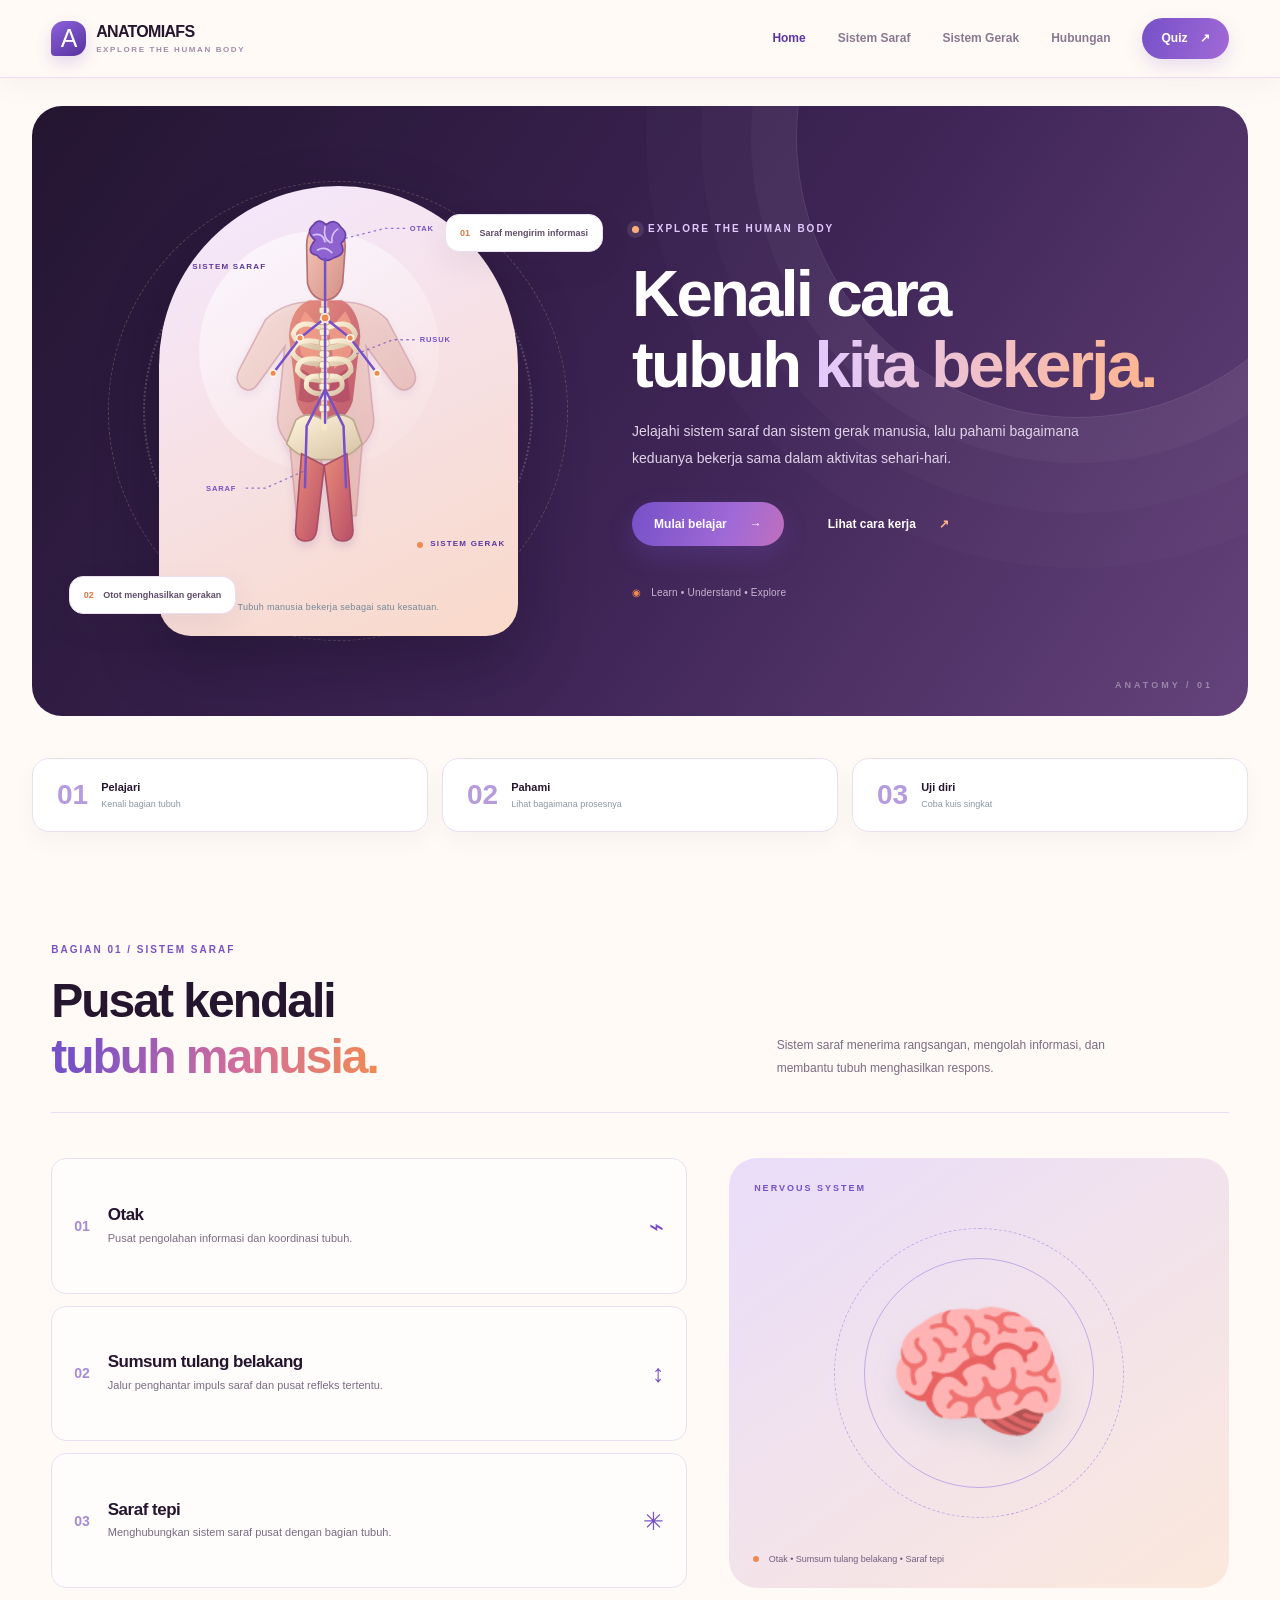
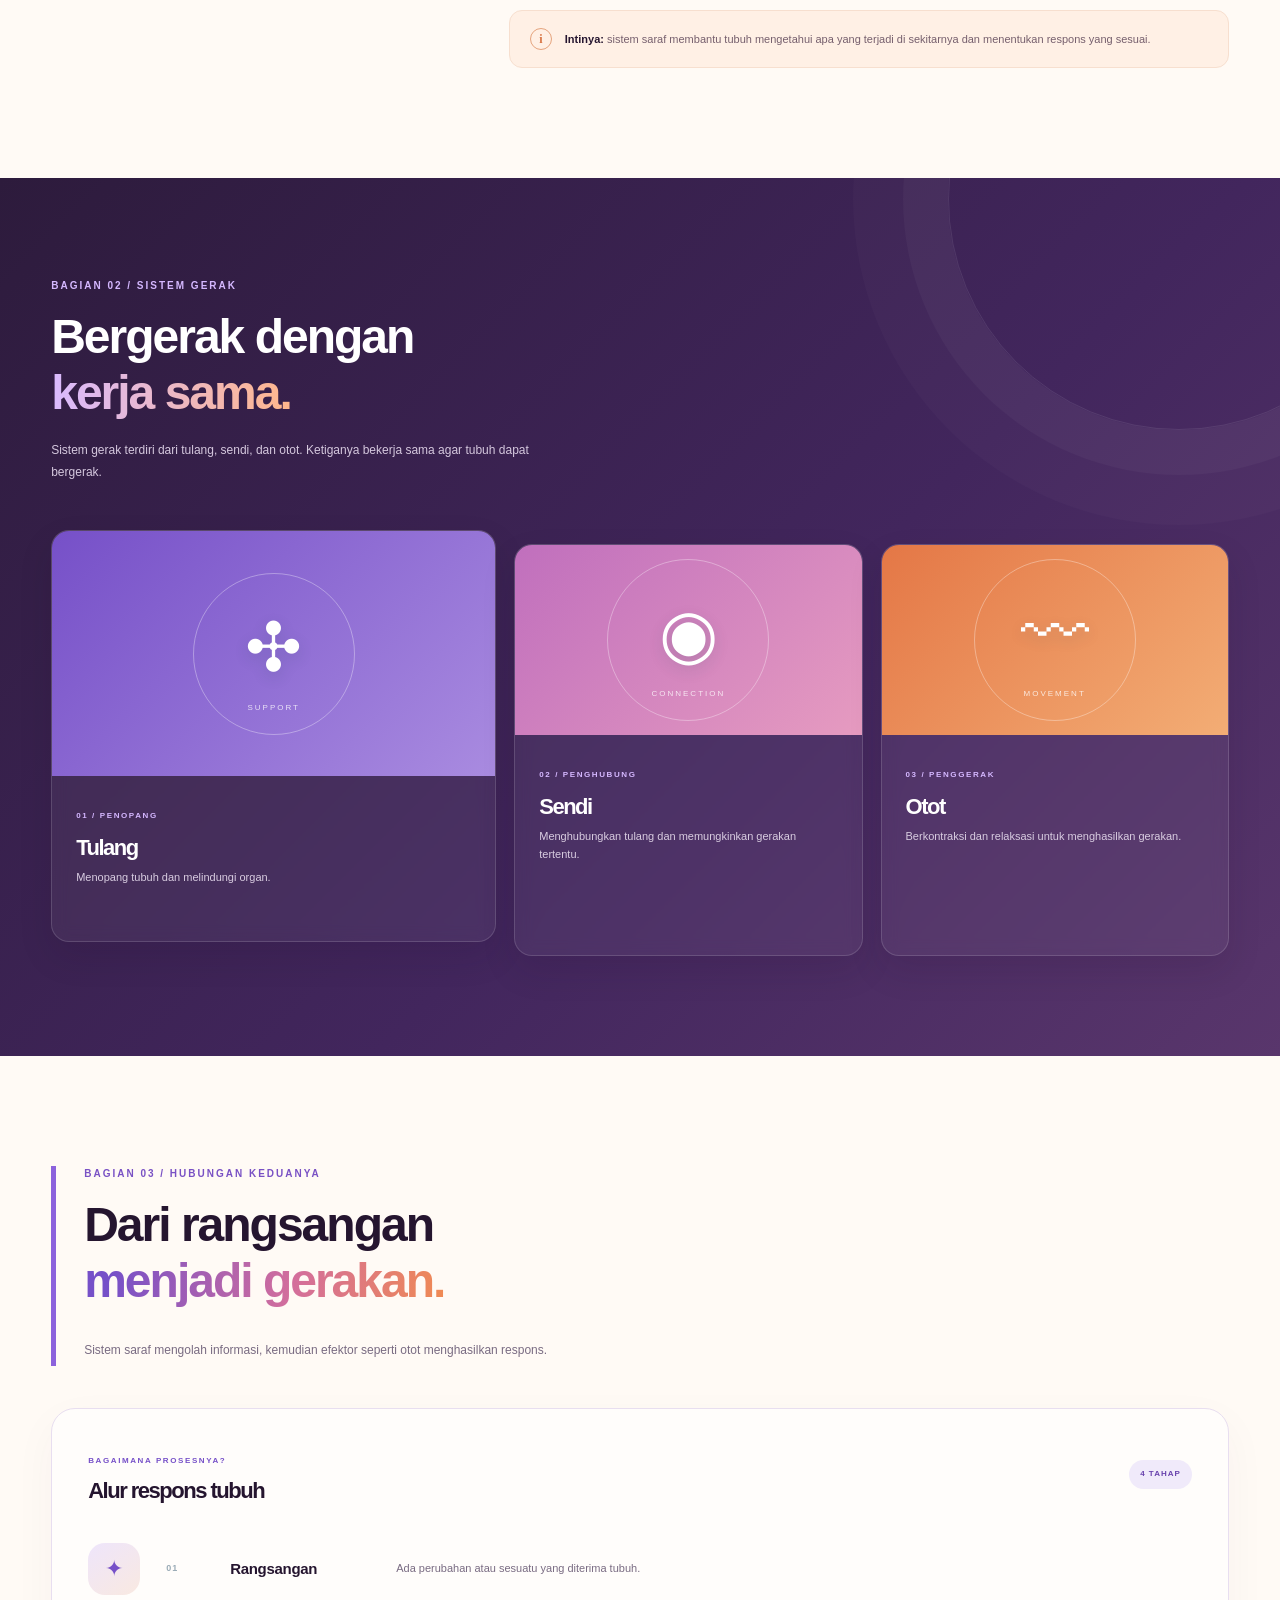
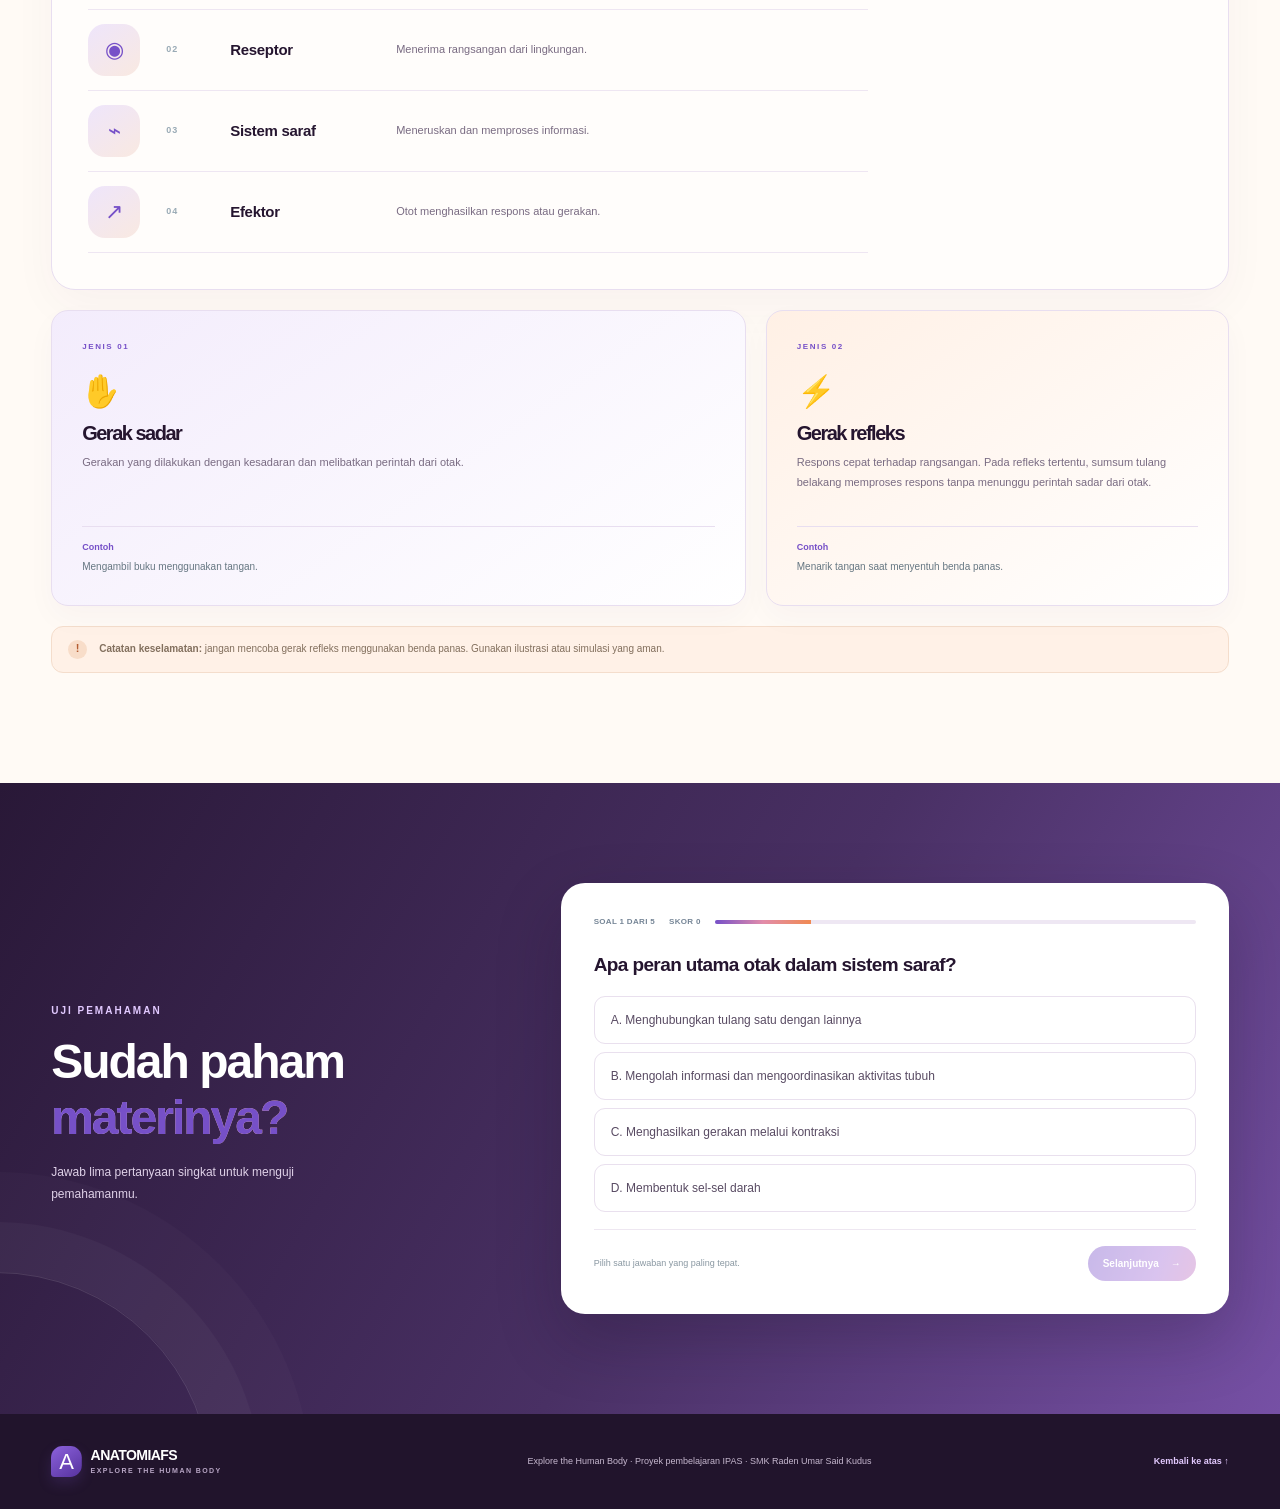
<file: pipo.html>
<!DOCTYPE html>
<html lang="id">
<head>
  <meta charset="UTF-8">
  <meta name="viewport" content="width=device-width, initial-scale=1.0">
  <meta name="description" content="ANATOMIAFS — media pembelajaran IPAS tentang sistem saraf dan sistem gerak manusia.">
  <title>ANATOMIAFS — Explore the Human Body</title>

<style>
*{box-sizing:border-box;margin:0;padding:0}
:root{--ink:#182b3b;--muted:#6e7d89;--blue:#397ca7;--blue-dark:#245b7e;--pale:#edf4f8;--red:#e96b68;--line:#e3eaf0;--white:#fff;--font:'DM Sans',sans-serif;--display:'Manrope',sans-serif}
html{scroll-behavior:smooth;scroll-padding-top:90px}
body{font-family:var(--font);color:var(--ink);background:#fff;line-height:1.6}
a{color:inherit;text-decoration:none}
.topbar{height:82px;padding:0 max(calc((100% - 1160px)/2),6%);display:flex;align-items:center;justify-content:space-between;border-bottom:1px solid #edf0f3;background:rgba(255,255,255,.94);position:sticky;top:0;z-index:20;backdrop-filter:blur(14px)}
.brand{display:flex;align-items:center;gap:10px;font:800 16px var(--display);letter-spacing:-.7px;line-height:1;color:var(--ink)}
.brand-mark{display:grid;place-items:center;width:35px;height:35px;border-radius:11px;background:var(--blue);color:#fff;font-size:25px;font-weight:400}
.brand-light{font-weight:500;color:var(--blue)}
.brand small{display:block;font:700 8px var(--font);letter-spacing:2.8px;color:#8796a2;margin-top:5px}
nav{display:flex;align-items:center;gap:32px}.nav-link{font-size:12px;font-weight:600;color:#71808c;transition:.2s}.nav-link:hover,.nav-link.active{color:var(--blue-dark)}.nav-quiz{padding:11px 16px;background:var(--pale);border-radius:7px;color:var(--blue-dark)}.nav-quiz span{margin-left:9px}.menu-toggle{display:none;border:0;background:none;font-size:24px;color:var(--ink)}
.section{max-width:1160px;margin:auto;padding-left:6%;padding-right:6%}
.hero{min-height:600px;display:grid;grid-template-columns:1fr 1fr;align-items:center;gap:40px;padding-top:65px;padding-bottom:70px}
.eyebrow{font-size:10px;letter-spacing:2px;font-weight:700;color:var(--blue);display:flex;align-items:center;gap:9px}.pulse{width:7px;height:7px;border-radius:50%;background:var(--red);box-shadow:0 0 0 5px #fbe9e8}
h1,h2,h3,h4{font-family:var(--display);letter-spacing:-1.5px;line-height:1.16}
h1{font-size:clamp(43px,5.3vw,66px);font-weight:800;margin:22px 0 18px}h1 span,h2 span{color:var(--blue)}
.hero-desc{max-width:450px;color:var(--muted);font-size:14px;line-height:1.9}
.hero-actions{display:flex;align-items:center;gap:22px;margin-top:30px}.btn{border:0;display:inline-flex;align-items:center;justify-content:center;gap:23px;padding:14px 19px;border-radius:6px;font:700 12px var(--font);cursor:pointer;transition:.2s}.btn-primary{background:var(--blue);color:#fff;box-shadow:0 8px 20px #397ca729}.btn-primary:hover{background:var(--blue-dark);transform:translateY(-2px)}.btn-quiet{color:var(--ink);padding-left:0}.btn-quiet span{color:var(--blue)}
.hero-meta{font-size:10px;color:#84919b;margin-top:39px;letter-spacing:.2px}.meta-icon{color:var(--blue);margin-right:7px}
.hero-art{height:470px;position:relative;display:grid;place-items:center}.orbit{position:absolute;border:1px solid #dce8ef;border-radius:50%;width:390px;height:390px}.orbit-two{width:460px;height:460px;border-style:dashed;opacity:.7}
.human-card{width:310px;height:420px;background:linear-gradient(145deg,#f1f6f9,#e7f0f5);border-radius:155px 155px 20px 20px;position:relative;display:flex;justify-content:center;align-items:center;box-shadow:0 25px 65px #34566b18;overflow:hidden}
.human-figure{height:355px;width:245px;z-index:1}.human-label{position:absolute;z-index:2;font-size:8px;letter-spacing:1.2px;font-weight:700;color:var(--blue-dark);display:flex;align-items:center;gap:7px}.human-label i{width:6px;height:6px;border-radius:50%;background:var(--red)}.label-brain{top:75px;left:20px}.label-muscle{bottom:85px;right:12px}.art-caption{position:absolute;bottom:22px;font-size:9px;color:#718797;letter-spacing:.3px}
.float-chip{position:absolute;background:#fff;border:1px solid #e8eef2;padding:11px 14px;border-radius:7px;font-size:9px;font-weight:600;color:#607482;box-shadow:0 9px 30px #243f5012;z-index:3}.float-chip span{color:var(--red);font-weight:800;margin-right:7px}.chip-top{top:64px;right:-8px}.chip-bottom{bottom:67px;left:-22px}
.intro-strip{background:#f5f8fa;display:flex;justify-content:center;gap:100px;padding:23px 5%;border-top:1px solid #edf1f4;border-bottom:1px solid #edf1f4}.intro-strip>div{display:flex;align-items:center;gap:13px}.strip-number{font:800 21px var(--display);color:#b4cbd9}.intro-strip b,.intro-strip small{display:block}.intro-strip b{font-size:11px}.intro-strip small{font-size:9px;color:#8a98a2}
.content-section{padding-top:105px;padding-bottom:105px}.section-heading{display:flex;justify-content:space-between;align-items:flex-end;gap:30px;margin-bottom:45px}.section-heading h2,.quiz-heading h2{font-size:clamp(34px,4vw,48px);margin-top:15px}.section-heading>p{max-width:360px;color:var(--muted);font-size:12px;line-height:1.9;padding-bottom:5px}
.nervous-layout{display:grid;grid-template-columns:.9fr 1.1fr;gap:30px;align-items:stretch}.nervous-visual{min-height:340px;background:#eaf2f7;border-radius:12px;position:relative;overflow:hidden;display:grid;place-items:center}.visual-tag{position:absolute;top:23px;left:25px;font-size:9px;letter-spacing:2px;font-weight:700;color:#6e8ba0}.brain-illustration{font-size:125px;filter:drop-shadow(0 15px 12px #577a9325);z-index:1}.neuron-line{position:absolute;border:1px solid #b7cfde;border-radius:50%;width:230px;height:230px}.line-b{width:290px;height:290px;border-style:dashed}.visual-note{position:absolute;bottom:22px;left:24px;font-size:9px;color:#6f8798}.note-dot{display:inline-block;width:6px;height:6px;background:var(--red);border-radius:50%;margin-right:7px}
.info-list{display:flex;flex-direction:column;gap:12px}.info-card{flex:1;display:flex;align-items:center;gap:18px;border:1px solid var(--line);border-radius:9px;padding:19px 20px;transition:.2s}.info-card:hover{border-color:#b7d0df;transform:translateX(3px)}.info-index{font:800 14px var(--display);color:#9cb7c8}.info-card h3{font-size:17px;letter-spacing:-.5px;margin-bottom:5px}.info-card p{font-size:11px;color:var(--muted)}.info-symbol{margin-left:auto;font-size:25px;color:var(--blue);padding-left:8px}
.fact-banner{margin-top:22px;padding:17px 20px;background:#f4f8fa;border-radius:8px;display:flex;align-items:center;gap:13px}.fact-icon{width:22px;height:22px;border:1px solid #9bb9ca;border-radius:50%;display:grid;place-items:center;color:var(--blue);font:700 12px serif;flex-shrink:0}.fact-banner p{font-size:11px;color:#657783}.fact-banner b{color:var(--ink)}
.movement-section{background:#f5f8fa}.section-inner{padding-top:100px;padding-bottom:100px}.movement-grid{display:grid;grid-template-columns:repeat(3,1fr);gap:20px}.movement-card{background:#fff;border:1px solid #e8eef2;border-radius:10px;overflow:hidden;transition:.2s}.movement-card:hover{transform:translateY(-5px);box-shadow:0 16px 35px #243f5010}.movement-art{height:185px;display:flex;flex-direction:column;align-items:center;justify-content:center;position:relative;overflow:hidden}.movement-art:before,.movement-art:after{content:"";position:absolute;border:1px solid #ffffff80;border-radius:50%;width:160px;height:160px}.movement-art:after{width:210px;height:210px;border-style:dashed}.movement-art span{font-size:68px;z-index:1;color:#fff;text-shadow:0 5px 15px #1c40542a}.movement-art small{font-size:8px;letter-spacing:2px;color:#ffffffc9;z-index:1}.bone-art{background:linear-gradient(135deg,#8caec3,#b6cbd8)}.joint-art{background:linear-gradient(135deg,#729ab5,#9ab9cb)}.muscle-art{background:linear-gradient(135deg,#d77c79,#efaaa0)}.movement-text{padding:22px 23px 25px}.card-kicker{font-size:8px;letter-spacing:1.6px;font-weight:700;color:var(--blue)}.movement-text h3{font-size:22px;margin:9px 0}.movement-text p{font-size:11px;color:var(--muted);min-height:38px}
.process-panel{border:1px solid var(--line);border-radius:11px;padding:27px 28px 30px}.process-top{display:flex;justify-content:space-between;align-items:center}.process-top h3{font-size:22px;margin-top:7px}.process-badge{font-size:8px;letter-spacing:1px;font-weight:700;color:var(--blue);background:var(--pale);padding:8px 11px;border-radius:4px}.process-flow{display:grid;grid-template-columns:1fr 20px 1fr 20px 1fr 20px 1fr;gap:10px;align-items:center;margin-top:35px}.process-step{text-align:center}.step-icon{width:53px;height:53px;margin:0 auto 12px;display:grid;place-items:center;border-radius:15px;background:#edf4f8;color:var(--blue);font-size:22px}.process-step:nth-of-type(7) .step-icon{background:#fceeed;color:var(--red)}.step-no{font-size:8px;font-weight:700;letter-spacing:1px;color:#9aabb6}.process-step h4{font-size:13px;letter-spacing:-.3px;margin:5px 0}.process-step p{font-size:9px;line-height:1.6;color:var(--muted)}.flow-arrow{color:#a4bac8;text-align:center;font-size:18px}
.response-grid{display:grid;grid-template-columns:1fr 1fr;gap:18px;margin-top:20px}.response-card{border:1px solid var(--line);border-radius:10px;padding:23px 25px}.response-label{font-size:8px;letter-spacing:1.6px;font-weight:700;color:var(--blue)}.response-icon{font-size:31px;margin:14px 0 5px;color:var(--blue)}.reflex .response-icon{color:var(--red)}.response-card h3{font-size:20px;margin-bottom:8px}.response-card>p{font-size:11px;color:var(--muted);line-height:1.8;min-height:58px}.example{border-top:1px solid var(--line);padding-top:13px;margin-top:15px}.example b,.example span{display:block}.example b{font-size:9px;color:var(--blue);margin-bottom:4px}.example span{font-size:10px;color:#667782}.safety-note{display:flex;align-items:center;gap:12px;background:#fff8f2;border:1px solid #f4e7d9;padding:13px 16px;border-radius:7px;margin-top:20px}.safety-note>span{width:19px;height:19px;display:grid;place-items:center;background:#f4e3d1;color:#a86b36;border-radius:50%;font-weight:800;font-size:11px;flex-shrink:0}.safety-note p{font-size:10px;color:#826f5d}
.quiz-section{background:#18374d;color:#fff;padding:90px 0}.quiz-inner{display:grid;grid-template-columns:.75fr 1.25fr;gap:70px;align-items:center}.quiz-heading .eyebrow{color:#9fc4d9}.quiz-heading h2{color:#fff}.quiz-heading h2 span{color:#9bc6df}.quiz-heading p{font-size:12px;color:#b5c7d2;max-width:270px;margin-top:17px;line-height:1.8}
.quiz-box,.quiz-result{background:#fff;color:var(--ink);padding:29px 30px;border-radius:11px;box-shadow:0 20px 55px #081e2d30}.quiz-progress{display:flex;justify-content:space-between;align-items:center;gap:20px;font-size:8px;letter-spacing:1px;font-weight:700;color:#83939e}.progress-track{height:4px;background:#eaf0f3;width:42%;border-radius:9px;overflow:hidden}.progress-track span{display:block;height:100%;width:20%;background:var(--blue);transition:width .3s}.quiz-box h3{font-size:20px;letter-spacing:-.6px;margin:27px 0 19px}.answer-list{display:grid;gap:9px}.answer-option{width:100%;border:1px solid #e5ebef;background:#fff;border-radius:6px;text-align:left;padding:12px 14px;font:500 11px var(--font);color:#526571;cursor:pointer;transition:.15s}.answer-option:hover:not(:disabled){border-color:#9dbdce;background:#f7fafc}.answer-option.selected{border-color:var(--blue);background:#eef5f9;color:var(--blue-dark)}.answer-option.correct{border-color:#7db99b;background:#eff8f2;color:#286a47}.answer-option.wrong{border-color:#e5a09d;background:#fff3f2;color:#a74845}.quiz-bottom{display:flex;justify-content:space-between;align-items:center;gap:12px;margin-top:20px}.quiz-bottom #feedback{font-size:9px;color:#8a98a2}.quiz-bottom .btn{padding:12px 15px;gap:12px;font-size:10px}.quiz-bottom .btn:disabled{opacity:.4;cursor:not-allowed;transform:none}.quiz-result{text-align:center;padding:45px 30px}.quiz-result[hidden]{display:none}.result-icon{width:55px;height:55px;display:grid;place-items:center;border-radius:50%;background:#eaf5ee;color:#3c9162;font-size:27px;margin:0 auto 17px}.quiz-result .eyebrow{justify-content:center}.quiz-result h3{font-size:28px;margin:12px 0}.quiz-result p{font-size:12px;color:var(--muted);margin-bottom:23px}
footer{min-height:95px;padding:25px max(calc((100% - 1160px)/2),6%);display:flex;align-items:center;justify-content:space-between;gap:20px}footer p,footer .back-top{font-size:9px;color:#84929c}.footer-brand{transform:scale(.88);transform-origin:left center}.back-top{color:var(--blue)!important;font-weight:700}
@media(max-width:800px){.topbar{height:70px;padding:0 5%}.menu-toggle{display:block}nav{display:none;position:absolute;top:69px;left:0;right:0;background:#fff;padding:18px 6%;border-bottom:1px solid var(--line);flex-direction:column;align-items:flex-start;gap:18px}nav.open{display:flex}.hero{grid-template-columns:1fr;gap:5px;padding-top:60px}.hero-copy{max-width:600px}.hero-art{height:420px}.chip-top{right:5%}.chip-bottom{left:4%}.intro-strip{gap:30px}.section-heading{align-items:flex-start;flex-direction:column;gap:15px}.section-heading>p{max-width:520px}.quiz-inner{grid-template-columns:1fr;gap:35px}.quiz-heading p{max-width:450px}.quiz-section{padding:70px 0}}
@media(max-width:560px){.hero{padding-top:48px}.hero-art{height:365px;transform:scale(.9);margin:-5px -20px}.human-card{height:370px;width:275px}.human-figure{height:315px}.orbit{width:320px;height:320px}.orbit-two{width:370px;height:370px}.chip-top{top:28px}.chip-bottom{bottom:36px}.intro-strip{justify-content:space-around;gap:10px;padding:18px 4%}.intro-strip>div{gap:7px}.strip-number{font-size:17px}.intro-strip small{font-size:8px}.intro-strip b{font-size:9px}.content-section,.section-inner{padding-top:72px;padding-bottom:72px}.nervous-layout{grid-template-columns:1fr}.nervous-visual{min-height:260px}.brain-illustration{font-size:100px}.movement-grid{grid-template-columns:1fr;gap:13px}.movement-card{display:grid;grid-template-columns:38% 1fr}.movement-art{height:155px}.movement-art span{font-size:48px}.movement-text{padding:18px 16px;align-self:center}.movement-text h3{font-size:19px}.movement-text p{min-height:0}.process-panel{padding:21px 15px}.process-flow{grid-template-columns:1fr 13px 1fr;row-gap:26px;column-gap:5px}.process-step:nth-of-type(5){grid-column:1}.process-step:nth-of-type(7){grid-column:3}.flow-arrow:nth-of-type(6){display:none}.process-step p{font-size:8px}.response-grid{grid-template-columns:1fr}.response-card>p{min-height:0}.quiz-section{padding:65px 0}.quiz-box{padding:23px 18px}.quiz-box h3{font-size:18px}.quiz-bottom{align-items:flex-start;flex-direction:column}.quiz-bottom .btn{align-self:flex-end}footer{flex-wrap:wrap;padding:22px 6%}footer p{order:3;width:100%}}


/* ANATOMIAFS — penyederhanaan visual */
:root {
  --ink: #1c2b3a;
  --muted: #718091;
  --blue: #397ca7;
  --blue-dark: #245b7e;
  --pale: #f1f6f9;
  --red: #e96b68;
  --line: #e7edf2;
}
body { background: #fff; }
.topbar { height: 68px; padding-inline: max(calc((100% - 1320px)/2), 4%); }
.section { max-width: 1440px; padding-left: 4%; padding-right: 4%; }
.hero { min-height: 540px; padding-top: 48px; padding-bottom: 52px; }
.orbit-two { display: none; }
.human-card { box-shadow: 0 14px 40px #34566b10; }
.intro-strip { gap: clamp(24px, 8vw, 100px); background: #fafcfd; }
.content-section { padding-top: 82px; padding-bottom: 82px; }
.info-card { border-radius: 7px; box-shadow: none; }
.info-card:hover { transform: translateY(-2px); box-shadow: 0 7px 18px #243f5009; }
.fact-banner { background: #f8fafb; }
.movement-section { background: #fafcfd; }
.movement-card { border-radius: 7px; }
.movement-card:hover { transform: translateY(-3px); box-shadow: 0 9px 22px #243f500b; }
.movement-art:after { display: none; }
.process-panel, .response-card { border-radius: 8px; }
.quiz-section {
  background: #f7fafc;
  color: var(--ink);
  padding: 78px 0;
  border-top: 1px solid #edf1f4;
}
.quiz-inner { grid-template-columns: .72fr 1.28fr; gap: clamp(28px, 5vw, 64px); }
.quiz-heading .eyebrow { color: var(--blue); }
.quiz-heading h2 { color: var(--ink); }
.quiz-heading h2 span { color: var(--blue); }
.quiz-heading p { color: var(--muted); }
.quiz-box, .quiz-result {
  border: 1px solid var(--line);
  border-radius: 9px;
  box-shadow: none;
  padding: 27px;
}
.quiz-progress {
  display: grid;
  grid-template-columns: auto auto minmax(65px, 1fr);
  gap: 14px;
  letter-spacing: .04em;
  color: #758596;
}
.progress-track { width: 100%; background: #edf1f4; }
.progress-track span { background: var(--blue); }
.quiz-box h3 { font-size: 19px; line-height: 1.45; margin: 23px 0 17px; }
.answer-list { gap: 8px; }
.answer-option {
  display: flex;
  align-items: center;
  gap: 12px;
  padding: 12px 13px;
  border-radius: 7px;
  color: #405366;
  font-size: 12px;
  line-height: 1.5;
}
.answer-option::first-letter { font-weight: 700; }
.answer-option:hover:not(:disabled) { background: #f7fafc; border-color: #b7cbd9; }
.answer-option.correct { background: #f1f8f3; border-color: #9ac7aa; color: #286a47; }
.answer-option.wrong { background: #fff5f4; border-color: #e5aaa6; color: #a74845; }
.quiz-bottom { border-top: 1px solid #edf1f4; padding-top: 16px; margin-top: 17px; }
.quiz-bottom #feedback { line-height: 1.6; max-width: 72%; }
.quiz-bottom .btn { border-radius: 6px; box-shadow: none; }
.quiz-result { min-height: 290px; }
.result-icon { background: #f0f6f2; }
footer { padding-inline: max(calc((100% - 1320px)/2), 4%); }
.brand small { letter-spacing: 1.6px; }
@media(max-width:800px) {
  .topbar { padding-inline: 5%; }
  .quiz-inner { grid-template-columns: 1fr; gap: 25px; }
  .quiz-heading p { max-width: 500px; }
  .quiz-section { padding: 64px 0; }
}
@media(max-width:560px) {
  .content-section { padding-top: 65px; padding-bottom: 65px; }
  .quiz-box, .quiz-result { padding: 20px 16px; }
  .quiz-progress { grid-template-columns: auto auto; }
  .progress-track { grid-column: 1 / -1; }
  .quiz-bottom { flex-direction: column; }
  .quiz-bottom #feedback { max-width: 100%; }
  .quiz-bottom .btn { align-self: flex-end; }
}



/* ===== REDESAIN: NEUROPOP / PLUM + CITRUS ===== */
:root{
  --ink:#25152f;
  --muted:#796b82;
  --blue:#7650c8;
  --blue-dark:#4e2b91;
  --pale:#f0eafa;
  --red:#f08a52;
  --line:#e8def0;
  --white:#fffdfb;
  --font:'DM Sans',sans-serif;
  --display:'Manrope',sans-serif;
}
body{
  color:var(--ink);
  background:#fffaf5;
  background-image:radial-gradient(ellipse at 8% 8%,#f2e8ff 0,transparent 30%),
                   radial-gradient(ellipse at 92% 32%,#fff0df 0,transparent 28%);
}
.topbar{
  height:78px;
  background:rgba(255,250,245,.88);
  border-bottom:1px solid #eadff0;
  box-shadow:0 8px 30px #3820440a;
}
.brand-mark{
  border-radius:13px 13px 13px 4px;
  background:linear-gradient(145deg,#8c62dc,#56329e);
  box-shadow:0 7px 16px #7650c833;
}
.brand-light{color:#7650c8}
.brand small{color:#a08ca9}
.nav-link{color:#887991}
.nav-link:hover,.nav-link.active{color:#5b369f}
.nav-quiz{
  color:#fff;
  background:linear-gradient(110deg,#7650c8,#a16ad6);
  border-radius:999px;
  padding:11px 19px;
  box-shadow:0 7px 18px #7650c82b;
}
.hero{
  min-height:625px;
  padding-top:72px;
  padding-bottom:78px;
}
.eyebrow{color:#7951c4}
.pulse{
  background:#f08a52;
  box-shadow:0 0 0 5px #ffeadc;
}
h1{font-size:clamp(46px,5.6vw,72px);letter-spacing:-2.8px}
h1 span,h2 span{
  color:transparent;
  background:linear-gradient(100deg,#7650c8 8%,#d36e9c 58%,#f08a52 100%);
  -webkit-background-clip:text;
  background-clip:text;
}
.hero-desc{font-size:14px;color:#796b82}
.btn{border-radius:999px;padding:15px 22px}
.btn-primary{
  color:#fff;
  background:linear-gradient(110deg,#7650c8,#a16ad6 65%,#c06fbd);
  box-shadow:0 10px 24px #7650c83d;
}
.btn-primary:hover{background:linear-gradient(110deg,#56329e,#8c55c8);box-shadow:0 13px 26px #7650c84a}
.btn-quiet span,.meta-icon{color:#f08a52}
.hero-art{height:500px}
.orbit{border-color:#d8c7ed}
.orbit-one{border-style:dotted;border-width:2px}
.orbit-two{display:block;border-color:#f3cdb8;opacity:.75}
.human-card{
  width:320px;height:430px;
  background:linear-gradient(150deg,#f0e6ff 0%,#fce9e0 100%);
  border-radius:48% 48% 24px 24px;
  box-shadow:0 28px 65px #58337b20;
}
.human-card:before{
  content:"";
  position:absolute;width:240px;height:240px;border-radius:50%;
  background:linear-gradient(145deg,#ffffffa8,#ffffff00);
  top:45px;left:40px;
}
.human-label{color:#5b369f}
.human-label i{background:#f08a52}
.float-chip{
  border:1px solid #eadff0;
  border-radius:14px;
  box-shadow:0 12px 32px #3a234514;
  color:#5e4c69;
}
.float-chip span{color:#e47746}
.chip-top{right:-18px}
.chip-bottom{left:-30px}
.intro-strip{
  background:linear-gradient(100deg,#f1eafa,#fff0e4);
  border-color:#eadff0;
}
.strip-number{color:#a78bd8}
.content-section{padding-top:110px;padding-bottom:110px}
.section-heading h2,.quiz-heading h2{letter-spacing:-2px}
.nervous-visual{
  background:linear-gradient(145deg,#e9ddfa,#fbe8dc);
  border-radius:22px;
}
.visual-tag{color:#7650c8}
.neuron-line{border-color:#c4a9e6}
.visual-note{color:#725d80}
.note-dot{background:#f08a52}
.info-card{
  border:1px solid #eadff0;
  border-radius:15px;
  background:#fffdfb;
  padding:21px 22px;
}
.info-card:hover{border-color:#c8b2e6;transform:translateY(-3px);box-shadow:0 12px 25px #4c2d6810}
.info-index{color:#a78bd8}
.info-symbol{color:#7650c8}
.fact-banner{
  background:#fff0e5;
  border:1px solid #f7dfcf;
  border-radius:13px;
}
.fact-icon{border-color:#e5a47e;color:#d87545}
.fact-banner p{color:#765f6d}
.movement-section{
  background:linear-gradient(135deg,#2d1b3c 0%,#42265d 58%,#59366c 100%);
  color:#fff;
  position:relative;
  overflow:hidden;
}
.movement-section:before{
  content:"";
  position:absolute;width:460px;height:460px;border:1px solid #ffffff18;
  border-radius:50%;right:-130px;top:-210px;
  box-shadow:0 0 0 45px #ffffff08,0 0 0 95px #ffffff05;
}
.movement-section .section-inner{position:relative;z-index:1}
.movement-section .eyebrow,.movement-section .card-kicker{color:#d5b8ff}
.movement-section .section-heading h2{color:#fff}
.movement-section .section-heading h2 span{
  background:linear-gradient(90deg,#d9baff,#ffb78c);
  -webkit-background-clip:text;background-clip:text;
}
.movement-section .section-heading>p{color:#d5c8de}
.movement-card{
  border:1px solid #ffffff24;
  border-radius:18px;
  background:#ffffff0d;
  box-shadow:0 15px 35px #170d241c;
  backdrop-filter:blur(8px);
}
.movement-card:hover{transform:translateY(-7px);box-shadow:0 22px 40px #170d2438}
.movement-art{height:200px}
.bone-art{background:linear-gradient(135deg,#7650c8,#a98be0)}
.joint-art{background:linear-gradient(135deg,#c06fbd,#e69bc0)}
.muscle-art{background:linear-gradient(135deg,#e47746,#f3ad75)}
.movement-art:before,.movement-art:after{border-color:#ffffff55}
.movement-text{padding:24px}
.movement-text h3{color:#fff}
.movement-text p{color:#d9cde1}
.process-panel{
  border:1px solid #e8def0;
  border-radius:20px;
  padding:32px;
  background:#fffdfb;
  box-shadow:0 15px 45px #4424540a;
}
.process-badge{
  color:#6842ad;background:#f0eafa;border-radius:999px;
}
.step-icon{
  border-radius:17px;
  background:linear-gradient(145deg,#eee5fb,#f9e9e1);
  color:#7650c8;
}
.process-step:nth-of-type(7) .step-icon{background:#fff0e5;color:#e47746}
.flow-arrow{color:#b69bd9}
.response-card{
  border:1px solid #e8def0;
  border-radius:17px;
  background:#fffdfb;
  padding:26px;
  box-shadow:0 12px 30px #44245408;
}
.response-label,.response-icon{color:#7650c8}
.reflex .response-icon{color:#e47746}
.example b{color:#7650c8}
.safety-note{
  background:#fff1e7;
  border-color:#f4ddcc;
  border-radius:12px;
}
.safety-note>span{background:#f8ddc9;color:#b45d32}
.quiz-section{
  color:#fff;
  background:linear-gradient(120deg,#291837 0%,#493064 55%,#7650a5 100%);
  border:0;
  padding:100px 0;
  position:relative;
  overflow:hidden;
}
.quiz-section:after{
  content:"";
  position:absolute;width:430px;height:430px;border:1px solid #ffffff20;
  border-radius:50%;left:-220px;bottom:-290px;
  box-shadow:0 0 0 50px #ffffff08,0 0 0 100px #ffffff05;
}
.quiz-inner{position:relative;z-index:1}
.quiz-heading .eyebrow{color:#e1c9ff}
.quiz-heading h2{color:#fff}
.quiz-heading h2 span{
  background:linear-gradient(90deg,#e0c8ff,#ffc49e);
  -webkit-background-clip:text;background-clip:text;
}
.quiz-heading p{color:#dfd1e8}
.quiz-box,.quiz-result{
  border:1px solid #ffffff40;
  border-radius:20px;
  box-shadow:0 25px 65px #160d223d;
  padding:32px;
}
.progress-track{background:#eee7f3;border-radius:99px}
.progress-track span{background:linear-gradient(90deg,#7650c8,#e28caa,#f08a52)}
.answer-option{
  border:1px solid #e9e0ee;
  border-radius:11px;
  padding:14px 16px;
  color:#594b63;
}
.answer-option:hover:not(:disabled){background:#f8f3fc;border-color:#bda4df}
.answer-option.selected{border-color:#7650c8;background:#f2ebfb;color:#56329e}
.answer-option.correct{border-color:#8bc3a0;background:#eff8f1;color:#286a47}
.answer-option.wrong{border-color:#e5a09d;background:#fff1ef;color:#a74845}
.quiz-bottom{border-color:#eee7f1}
.quiz-bottom .btn{border-radius:999px}
.result-icon{background:#eff8f1;color:#3c9162}
footer{
  background:#21142c;
  color:#fff;
  padding-top:30px;padding-bottom:30px;
}
footer p{color:#c6b8cf}
footer .brand{color:#fff}
footer .brand small{color:#b7a5c4}
footer .brand-mark{background:linear-gradient(145deg,#8c62dc,#56329e)}
.back-top{color:#e3caff!important}
@media(max-width:800px){
  .topbar{background:rgba(255,250,245,.96)}
  nav{background:#fffaf5;border-color:#eadff0}
  .hero{padding-top:55px}
  .chip-top{right:3%}
  .chip-bottom{left:2%}
}
@media(max-width:560px){
  .hero-art{transform:scale(.88);margin:-8px -25px}
  .human-card{width:275px;height:370px}
  .orbit{width:320px;height:320px}
  .orbit-two{width:370px;height:370px}
  .movement-grid{gap:15px}
  .movement-card{border-radius:14px}
  .process-panel{padding:22px 15px}
  .quiz-box,.quiz-result{padding:23px 18px}
}



/* ===== LAYOUT RESET: ANATOMY ATLAS EDITION ===== */
body{background:#fffaf5}
.topbar{position:sticky;top:0}
.hero.section{
  max-width:none;
  width:calc(100% - 64px);
  margin:28px auto 42px;
  padding:54px clamp(28px,6vw,92px);
  min-height:610px;
  grid-template-columns:.92fr 1.08fr;
  gap:5vw;
  background:linear-gradient(125deg,#241531 0%,#3d2455 54%,#65427b 100%);
  border-radius:30px;
  color:#fff;
  overflow:hidden;
  position:relative;
  isolation:isolate;
}
.hero.section:before{
  content:"";
  position:absolute;z-index:-1;
  width:560px;height:560px;border-radius:50%;
  border:1px solid #ffffff22;
  right:-110px;top:-250px;
  box-shadow:0 0 0 45px #ffffff08,0 0 0 95px #ffffff05,0 0 0 150px #ffffff04;
}
.hero.section:after{
  content:"ANATOMY / 01";
  position:absolute;right:35px;bottom:24px;
  color:#ffffff60;font-size:9px;letter-spacing:3px;font-weight:700;
}
.hero-copy{order:2;position:relative;z-index:2;padding:20px 0}
.hero-art{order:1;height:490px}
.hero .eyebrow{color:#e2caff}
.hero .pulse{background:#ffad7b;box-shadow:0 0 0 5px #ffffff18}
.hero h1{color:#fff;font-size:clamp(43px,5.1vw,68px);line-height:1.08}
.hero h1 span{
  background:linear-gradient(90deg,#e2caff,#ffb58e);
  -webkit-background-clip:text;background-clip:text;
}
.hero-desc{color:#e0d3e8;max-width:470px}
.hero-meta{color:#c7b5d1}
.hero .btn-quiet{color:#fff}
.hero .btn-quiet span{color:#ffb58e}
.human-card{
  width:min(360px,78%);
  height:450px;
  border-radius:180px 180px 32px 32px;
  background:linear-gradient(155deg,#f4e8ff,#f9d9c9);
  box-shadow:0 25px 65px #12091d55;
}
.human-figure{width:270px;height:390px}
.anatomy-figure{width:285px;height:400px;overflow:visible}
.human-label{font-size:8px}
.chip-top{right:-35px;top:48px}
.chip-bottom{left:-40px;bottom:42px}
.orbit{border-color:#ffffff35}
.orbit-two{border-color:#f7c8a855}
.intro-strip{
  width:calc(100% - 64px);margin:0 auto;
  padding:0;gap:14px;
  background:transparent;border:0;
  display:grid;grid-template-columns:repeat(3,1fr);
}
.intro-strip>div{
  background:#fff;border:1px solid #eadff0;border-radius:17px;
  padding:20px 24px;justify-content:flex-start;
  box-shadow:0 10px 25px #39234809;
}
.strip-number{font-size:28px;color:#b79bdf}
.content-section.section{max-width:1320px}
#saraf .section-heading{
  display:grid;grid-template-columns:1fr .65fr;align-items:end;
  border-bottom:1px solid #eadff0;padding-bottom:28px;
}
#saraf .nervous-layout{grid-template-columns:1.12fr .88fr;gap:42px}
#saraf .nervous-visual{order:2;min-height:430px;border-radius:28px}
#saraf .info-list{order:1;justify-content:center}
#saraf .info-card{min-height:105px}
#saraf .brain-illustration{font-size:150px}
#saraf .fact-banner{max-width:720px;margin-left:auto}
.movement-section .section-inner{max-width:1320px}
.movement-section .section-heading{
  display:block;max-width:680px;margin-bottom:55px
}
.movement-section .section-heading>p{margin-top:18px;max-width:510px}
.movement-grid{grid-template-columns:1.15fr .9fr .9fr;gap:18px}
.movement-card{display:flex;flex-direction:column}
.movement-card:first-child{transform:translateY(-14px)}
.movement-card:first-child .movement-art{height:245px}
.movement-art{height:190px}
.movement-text{min-height:165px}
#hubungan .section-heading{
  display:flex;flex-direction:column;align-items:flex-start;
  border-left:5px solid #8c62dc;padding-left:28px;margin-bottom:42px
}
#hubungan .section-heading>p{max-width:600px}
.process-panel{padding:36px;border-radius:24px}
.process-flow{
  display:flex;flex-direction:column;align-items:stretch;gap:0;
  margin-top:25px;max-width:780px
}
.process-step{
  display:grid;grid-template-columns:62px 48px 150px 1fr;
  align-items:center;text-align:left;gap:16px;
  padding:14px 0;border-bottom:1px solid #eee6f2
}
.process-step .step-icon{margin:0;width:52px;height:52px}
.process-step h4{margin:0;font-size:15px}
.process-step p{font-size:11px}
.process-step .step-no{font-size:9px}
.flow-arrow{display:none}
.response-grid{grid-template-columns:1.2fr .8fr;align-items:stretch;gap:20px}
.response-card{padding:30px}
.response-card:first-child{background:linear-gradient(145deg,#f3ecfc,#fff)}
.response-card:last-child{background:linear-gradient(145deg,#fff0e5,#fff)}
.quiz-section{padding:100px 0}
.quiz-inner{grid-template-columns:.8fr 1.2fr}
.quiz-heading{position:sticky;top:120px;align-self:center}
.quiz-box,.quiz-result{border-radius:24px}
footer{margin-top:0}
@media(max-width:800px){
  .hero.section{width:calc(100% - 28px);margin:14px auto 28px;padding:38px 25px;grid-template-columns:1fr;gap:0;border-radius:22px}
  .hero-copy{order:1;padding:10px 0 0}
  .hero-art{order:2;height:390px}
  .hero.section:after{right:20px;bottom:14px}
  .intro-strip{width:calc(100% - 28px);grid-template-columns:1fr;gap:9px}
  .intro-strip>div{padding:13px 18px}
  #saraf .section-heading{grid-template-columns:1fr;gap:14px}
  #saraf .nervous-layout{grid-template-columns:1fr;gap:20px}
  #saraf .nervous-visual{order:1;min-height:310px}
  #saraf .info-list{order:2}
  #saraf .fact-banner{margin-left:0}
  .movement-grid{grid-template-columns:1fr 1fr}
  .movement-card:first-child{transform:none}
  .movement-card:first-child .movement-art{height:190px}
  .process-step{grid-template-columns:52px 35px 125px 1fr;gap:10px}
  .quiz-heading{position:static}
}
@media(max-width:560px){
  .hero.section{width:calc(100% - 20px);padding:34px 20px 22px}
  .hero-art{height:345px;transform:scale(.92);margin:-5px -15px}
  .human-card{height:335px;width:260px}
  .anatomy-figure{height:315px;width:230px}
  .chip-top{right:-4px;top:20px}
  .chip-bottom{left:-5px;bottom:18px}
  .movement-grid{grid-template-columns:1fr}
  .movement-card{display:grid;grid-template-columns:38% 1fr}
  .movement-art,.movement-card:first-child .movement-art{height:160px}
  .movement-text{min-height:0;padding:17px}
  .process-panel{padding:20px 16px}
  .process-step{grid-template-columns:44px 28px 1fr;gap:8px}
  .process-step p{grid-column:3}
  .process-step .step-icon{width:42px;height:42px}
  .response-grid{grid-template-columns:1fr}
  #hubungan .section-heading{padding-left:18px}
}

</style>
</head>
<body>
  <header class="topbar">
    <a class="brand" href="#home" aria-label="ANATOMIAFS beranda">
      <span class="brand-mark">A</span>
      <span>ANATOMIAFS<small>EXPLORE THE HUMAN BODY</small></span>
    </a>
    <button class="menu-toggle" id="menuToggle" aria-label="Buka navigasi" aria-expanded="false">☰</button>
    <nav id="mainNav">
      <a class="nav-link active" href="#home">Home</a>
      <a class="nav-link" href="#saraf">Sistem Saraf</a>
      <a class="nav-link" href="#gerak">Sistem Gerak</a>
      <a class="nav-link" href="#hubungan">Hubungan</a>
      <a class="nav-link nav-quiz" href="#quiz">Quiz <span>↗</span></a>
    </nav>
  </header>

  <main>
    <section class="hero section" id="home">
      <div class="hero-copy">
        <div class="eyebrow"><span class="pulse"></span> EXPLORE THE HUMAN BODY</div>
        <h1>Kenali cara<br>tubuh <span>kita bekerja.</span></h1>
        <p class="hero-desc">Jelajahi sistem saraf dan sistem gerak manusia, lalu pahami bagaimana keduanya bekerja sama dalam aktivitas sehari-hari.</p>
        <div class="hero-actions">
          <a class="btn btn-primary" href="#saraf">Mulai belajar <span>→</span></a>
          <a class="btn btn-quiet" href="#hubungan">Lihat cara kerja <span>↗</span></a>
        </div>
        <div class="hero-meta"><span class="meta-icon">◉</span> Learn • Understand • Explore</div>
      </div>
      <div class="hero-art">
        <div class="orbit orbit-one"></div><div class="orbit orbit-two"></div>
        <div class="human-card">
          <div class="human-label label-brain"><i></i> SISTEM SARAF</div>
          <svg class="human-figure anatomy-figure" viewBox="0 0 340 470" role="img" aria-label="Ilustrasi anatomi manusia dengan otak, tulang belakang, tulang rusuk, panggul, dan otot">
  <defs>
    <linearGradient id="skinTone" x1="0" y1="0" x2="1" y2="1">
      <stop stop-color="#f4c9b7"/><stop offset="1" stop-color="#d58f87"/>
    </linearGradient>
    <linearGradient id="muscleTone" x1="0" y1="0" x2="1" y2="1">
      <stop stop-color="#e88b79"/><stop offset="1" stop-color="#b94f68"/>
    </linearGradient>
    <linearGradient id="boneTone" x1="0" y1="0" x2="0.8" y2="1">
      <stop stop-color="#fff5dc"/><stop offset="1" stop-color="#d9c5a8"/>
    </linearGradient>
    <filter id="softShadow"><feDropShadow dx="0" dy="5" stdDeviation="5" flood-color="#54356f" flood-opacity=".16"/></filter>
  </defs>
  <!-- shoulders, arms and torso -->
  <g filter="url(#softShadow)">
    <path d="M137 105 Q105 105 83 126 L52 185 Q45 198 55 207 Q66 215 75 201 L106 158 L98 237 Q94 258 112 276 L120 360 L145 360 L151 277 L160 277 L166 360 L191 360 L198 276 Q216 258 211 237 L203 158 L235 201 Q245 215 256 207 Q266 198 259 185 L228 126 Q207 105 174 105Z" fill="url(#skinTone)" opacity=".45" stroke="#b96f78" stroke-width="2"/>
    <path d="M135 103 Q112 113 111 146 L120 223 Q127 248 153 253 Q179 248 187 223 L196 146 Q194 113 174 103Z" fill="url(#muscleTone)" opacity=".92"/>
    <path d="M130 116 Q117 137 126 168 L145 185 L151 139Z M178 116 Q193 137 184 168 L165 185 L159 139Z" fill="#f3a08a" opacity=".8"/>
    <path d="M126 185 Q143 194 153 215 Q139 230 122 222Z M180 185 Q163 194 153 215 Q167 230 184 222Z" fill="#a94462" opacity=".55"/>
    <!-- pelvis -->
    <path d="M119 246 Q135 233 153 247 Q171 233 188 246 L198 274 Q181 294 153 293 Q125 294 108 274Z" fill="url(#boneTone)" stroke="#bca88d" stroke-width="2"/>
    <!-- rib cage -->
    <g fill="none" stroke="url(#boneTone)" stroke-width="6" stroke-linecap="round">
      <path d="M151 137 Q123 123 116 143 Q119 157 151 160"/>
      <path d="M155 137 Q183 123 190 143 Q187 157 155 160"/>
      <path d="M151 154 Q119 145 115 165 Q121 179 151 179"/>
      <path d="M155 154 Q187 145 191 165 Q185 179 155 179"/>
      <path d="M151 174 Q121 168 121 187 Q129 200 151 198"/>
      <path d="M155 174 Q185 168 185 187 Q177 200 155 198"/>
      <path d="M151 194 Q129 190 132 207 Q139 216 151 214"/>
      <path d="M155 194 Q177 190 174 207 Q167 216 155 214"/>
    </g>
    <!-- spine -->
    <path d="M153 104 L153 255" stroke="#f8e7c9" stroke-width="7" stroke-linecap="round"/>
    <g fill="#fff1d8" stroke="#bca88d" stroke-width="1">
      <rect x="147" y="111" width="12" height="8" rx="3"/><rect x="147" y="124" width="12" height="8" rx="3"/>
      <rect x="147" y="137" width="12" height="8" rx="3"/><rect x="147" y="150" width="12" height="8" rx="3"/>
      <rect x="147" y="163" width="12" height="8" rx="3"/><rect x="147" y="176" width="12" height="8" rx="3"/>
      <rect x="147" y="189" width="12" height="8" rx="3"/><rect x="147" y="202" width="12" height="8" rx="3"/>
      <rect x="147" y="215" width="12" height="8" rx="3"/><rect x="147" y="228" width="12" height="8" rx="3"/>
    </g>
    <!-- upper legs -->
    <path d="M126 286 L119 374 Q117 389 130 390 Q142 391 144 377 L153 300Z" fill="url(#muscleTone)" stroke="#a94f68" stroke-width="2"/>
    <path d="M180 286 L187 374 Q189 389 176 390 Q164 391 162 377 L153 300Z" fill="url(#muscleTone)" stroke="#a94f68" stroke-width="2"/>
  </g>
  <!-- head and brain -->
  <path d="M132 38 Q132 12 154 12 Q178 12 178 39 L175 82 Q171 101 154 103 Q137 101 133 82Z" fill="url(#skinTone)" stroke="#b96f78" stroke-width="2"/>
  <path d="M142 31 Q130 21 140 13 Q147 4 155 13 Q166 4 173 16 Q184 25 173 35 Q180 48 165 52 Q153 60 144 49 Q130 47 142 31Z" fill="#8e62cf" stroke="#6841a8" stroke-width="2"/>
  <path d="M154 15 Q151 29 160 34 M140 25 Q151 22 154 33 M169 18 Q161 23 162 34 M145 43 Q154 38 162 46" fill="none" stroke="#d9c4ff" stroke-width="2" stroke-linecap="round"/>
  <!-- nerves -->
  <g fill="none" stroke="#7650c8" stroke-width="3" stroke-linecap="round">
    <path d="M154 53 L154 109 L154 249"/>
    <path d="M154 124 L124 148 L92 190"/>
    <path d="M154 124 L184 148 L216 190"/>
    <path d="M154 209 L132 253 L130 326"/>
    <path d="M154 209 L176 253 L179 326"/>
  </g>
  <g fill="#f08a52" stroke="#fff4e9" stroke-width="2">
    <circle cx="154" cy="124" r="5"/><circle cx="124" cy="148" r="4"/><circle cx="184" cy="148" r="4"/>
    <circle cx="92" cy="190" r="4"/><circle cx="216" cy="190" r="4"/>
  </g>
  <!-- tiny callout lines -->
  <g fill="none" stroke="#7650c8" stroke-width="1.5" stroke-dasharray="3 4" opacity=".75">
    <path d="M178 29 L226 17 L251 17"/><path d="M191 167 L235 150 L263 150"/><path d="M128 307 L83 327 L55 327"/>
  </g>
  <g fill="#7650c8" font-family="Arial,sans-serif" font-size="9" font-weight="700" letter-spacing="1">
    <text x="255" y="20">OTAK</text><text x="267" y="153">RUSUK</text><text x="12" y="330">SARAF</text>
  </g>
</svg>
          <div class="human-label label-muscle"><i></i> SISTEM GERAK</div>
          <div class="art-caption">Tubuh manusia bekerja sebagai satu kesatuan.</div>
        </div>
        <div class="float-chip chip-top"><span>01</span> Saraf mengirim informasi</div>
        <div class="float-chip chip-bottom"><span>02</span> Otot menghasilkan gerakan</div>
      </div>
    </section>

    <section class="intro-strip">
      <div><span class="strip-number">01</span><span><b>Pelajari</b><small>Kenali bagian tubuh</small></span></div>
      <div><span class="strip-number">02</span><span><b>Pahami</b><small>Lihat bagaimana prosesnya</small></span></div>
      <div><span class="strip-number">03</span><span><b>Uji diri</b><small>Coba kuis singkat</small></span></div>
    </section>

    <section class="content-section section" id="saraf">
      <div class="section-heading">
        <div><div class="eyebrow">BAGIAN 01 / SISTEM SARAF</div><h2>Pusat kendali<br><span>tubuh manusia.</span></h2></div>
        <p>Sistem saraf menerima rangsangan, mengolah informasi, dan membantu tubuh menghasilkan respons.</p>
      </div>
      <div class="nervous-layout">
        <div class="nervous-visual">
          <div class="visual-tag">NERVOUS SYSTEM</div>
          <div class="brain-illustration">🧠</div>
          <div class="neuron-line line-a"></div><div class="neuron-line line-b"></div>
          <div class="visual-note"><span class="note-dot"></span> Otak • Sumsum tulang belakang • Saraf tepi</div>
        </div>
        <div class="info-list">
          <article class="info-card"><span class="info-index">01</span><div><h3>Otak</h3><p>Pusat pengolahan informasi dan koordinasi tubuh.</p></div><span class="info-symbol">⌁</span></article>
          <article class="info-card"><span class="info-index">02</span><div><h3>Sumsum tulang belakang</h3><p>Jalur penghantar impuls saraf dan pusat refleks tertentu.</p></div><span class="info-symbol">↕</span></article>
          <article class="info-card"><span class="info-index">03</span><div><h3>Saraf tepi</h3><p>Menghubungkan sistem saraf pusat dengan bagian tubuh.</p></div><span class="info-symbol">✳</span></article>
        </div>
      </div>
      <div class="fact-banner"><span class="fact-icon">i</span><p><b>Intinya:</b> sistem saraf membantu tubuh mengetahui apa yang terjadi di sekitarnya dan menentukan respons yang sesuai.</p></div>
    </section>

    <section class="movement-section" id="gerak">
      <div class="section section-inner">
        <div class="section-heading">
          <div><div class="eyebrow">BAGIAN 02 / SISTEM GERAK</div><h2>Bergerak dengan<br><span>kerja sama.</span></h2></div>
          <p>Sistem gerak terdiri dari tulang, sendi, dan otot. Ketiganya bekerja sama agar tubuh dapat bergerak.</p>
        </div>
        <div class="movement-grid">
          <article class="movement-card">
            <div class="movement-art bone-art"><span>✣</span><small>SUPPORT</small></div>
            <div class="movement-text"><span class="card-kicker">01 / PENOPANG</span><h3>Tulang</h3><p>Menopang tubuh dan melindungi organ.</p></div>
          </article>
          <article class="movement-card">
            <div class="movement-art joint-art"><span>◉</span><small>CONNECTION</small></div>
            <div class="movement-text"><span class="card-kicker">02 / PENGHUBUNG</span><h3>Sendi</h3><p>Menghubungkan tulang dan memungkinkan gerakan tertentu.</p></div>
          </article>
          <article class="movement-card">
            <div class="movement-art muscle-art"><span>〰</span><small>MOVEMENT</small></div>
            <div class="movement-text"><span class="card-kicker">03 / PENGGERAK</span><h3>Otot</h3><p>Berkontraksi dan relaksasi untuk menghasilkan gerakan.</p></div>
          </article>
        </div>
      </div>
    </section>

    <section class="content-section section" id="hubungan">
      <div class="section-heading">
        <div><div class="eyebrow">BAGIAN 03 / HUBUNGAN KEDUANYA</div><h2>Dari rangsangan<br><span>menjadi gerakan.</span></h2></div>
        <p>Sistem saraf mengolah informasi, kemudian efektor seperti otot menghasilkan respons.</p>
      </div>
      <div class="process-panel">
        <div class="process-top"><div><span class="card-kicker">BAGAIMANA PROSESNYA?</span><h3>Alur respons tubuh</h3></div><span class="process-badge">4 TAHAP</span></div>
        <div class="process-flow">
          <div class="process-step"><div class="step-icon">✦</div><span class="step-no">01</span><h4>Rangsangan</h4><p>Ada perubahan atau sesuatu yang diterima tubuh.</p></div>
          <span class="flow-arrow">→</span>
          <div class="process-step"><div class="step-icon">◉</div><span class="step-no">02</span><h4>Reseptor</h4><p>Menerima rangsangan dari lingkungan.</p></div>
          <span class="flow-arrow">→</span>
          <div class="process-step"><div class="step-icon">⌁</div><span class="step-no">03</span><h4>Sistem saraf</h4><p>Meneruskan dan memproses informasi.</p></div>
          <span class="flow-arrow">→</span>
          <div class="process-step"><div class="step-icon">↗</div><span class="step-no">04</span><h4>Efektor</h4><p>Otot menghasilkan respons atau gerakan.</p></div>
        </div>
      </div>
      <div class="response-grid">
        <article class="response-card conscious"><div class="response-label">JENIS 01</div><div class="response-icon">✋</div><h3>Gerak sadar</h3><p>Gerakan yang dilakukan dengan kesadaran dan melibatkan perintah dari otak.</p><div class="example"><b>Contoh</b><span>Mengambil buku menggunakan tangan.</span></div></article>
        <article class="response-card reflex"><div class="response-label">JENIS 02</div><div class="response-icon">⚡</div><h3>Gerak refleks</h3><p>Respons cepat terhadap rangsangan. Pada refleks tertentu, sumsum tulang belakang memproses respons tanpa menunggu perintah sadar dari otak.</p><div class="example"><b>Contoh</b><span>Menarik tangan saat menyentuh benda panas.</span></div></article>
      </div>
      <div class="safety-note"><span>!</span><p><b>Catatan keselamatan:</b> jangan mencoba gerak refleks menggunakan benda panas. Gunakan ilustrasi atau simulasi yang aman.</p></div>
    </section>

    <section class="quiz-section" id="quiz">
      <div class="section quiz-inner">
        <div class="quiz-heading"><div class="eyebrow">UJI PEMAHAMAN</div><h2>Sudah paham<br><span>materinya?</span></h2><p>Jawab lima pertanyaan singkat untuk menguji pemahamanmu.</p></div>
        <div class="quiz-box" id="quizBox">
          <div class="quiz-progress"><span id="questionCounter">SOAL 1 DARI 5</span><span id="scoreCounter">SKOR 0</span><div class="progress-track"><span id="progressBar"></span></div></div>
          <h3 id="questionText">Apa fungsi utama otak dalam sistem saraf?</h3>
          <div class="answer-list" id="answerList"></div>
          <div class="quiz-bottom"><span id="feedback" aria-live="polite">Pilih satu jawaban yang menurutmu benar.</span><button class="btn btn-primary" id="nextButton" disabled>Selanjutnya <span>→</span></button></div>
        </div>
        <div class="quiz-result" id="quizResult" hidden>
          <div class="result-icon">✓</div><div class="eyebrow">KUIS SELESAI</div><h3 id="resultTitle">Kerja bagus!</h3><p id="resultText"></p><button class="btn btn-primary" id="restartButton">Ulangi kuis ↻</button>
        </div>
      </div>
    </section>
  </main>

  <footer><a class="brand footer-brand" href="#home"><span class="brand-mark">A</span><span>ANATOMIAFS<small>EXPLORE THE HUMAN BODY</small></span></a><p>Explore the Human Body · Proyek pembelajaran IPAS · SMK Raden Umar Said Kudus</p><a href="#home" class="back-top">Kembali ke atas ↑</a></footer>

<script>
const menuToggle = document.getElementById('menuToggle');
const mainNav = document.getElementById('mainNav');

menuToggle.addEventListener('click', () => {
  const isOpen = mainNav.classList.toggle('open');
  menuToggle.setAttribute('aria-expanded', String(isOpen));
});

document.querySelectorAll('.nav-link').forEach(link => {
  link.addEventListener('click', () => {
    mainNav.classList.remove('open');
    menuToggle.setAttribute('aria-expanded', 'false');
  });
});

const questions = [
  {
    question: 'Apa peran utama otak dalam sistem saraf?',
    answers: [
      'Menghubungkan tulang satu dengan lainnya',
      'Mengolah informasi dan mengoordinasikan aktivitas tubuh',
      'Menghasilkan gerakan melalui kontraksi',
      'Membentuk sel-sel darah'
    ],
    correct: 1,
    explanation: 'Tepat. Otak mengolah informasi dan mengoordinasikan berbagai aktivitas tubuh.'
  },
  {
    question: 'Bagian sistem saraf yang menjadi jalur penghantar impuls sekaligus pusat refleks tertentu adalah ...',
    answers: ['Saraf tepi', 'Otot rangka', 'Sumsum tulang belakang', 'Sendi'],
    correct: 2,
    explanation: 'Benar. Sumsum tulang belakang menghantarkan impuls dan memproses beberapa gerak refleks.'
  },
  {
    question: 'Struktur yang menghubungkan tulang dengan tulang dan memungkinkan gerakan disebut ...',
    answers: ['Otot', 'Reseptor', 'Saraf', 'Sendi'],
    correct: 3,
    explanation: 'Benar. Sendi merupakan tempat bertemunya dua tulang atau lebih.'
  },
  {
    question: 'Otot dapat menggerakkan tulang karena otot mampu ...',
    answers: ['Berkontraksi dan relaksasi', 'Mengolah rangsangan', 'Menghasilkan impuls saraf', 'Menyambungkan tulang'],
    correct: 0,
    explanation: 'Tepat. Otot berkontraksi dan relaksasi untuk menghasilkan tarikan pada tulang.'
  },
  {
    question: 'Saat tangan spontan ditarik setelah menyentuh benda panas, respons tersebut disebut ...',
    answers: ['Gerak sadar', 'Gerak refleks', 'Gerak pasif', 'Gerak sendi'],
    correct: 1,
    explanation: 'Benar. Menarik tangan dari benda panas adalah contoh gerak refleks yang cepat dan otomatis.'
  }
];

let currentQuestion = 0;
let score = 0;
let selectedAnswer = null;
let answered = false;

const questionCounter = document.getElementById('questionCounter');
const scoreCounter = document.getElementById('scoreCounter');
const progressBar = document.getElementById('progressBar');
const questionText = document.getElementById('questionText');
const answerList = document.getElementById('answerList');
const feedback = document.getElementById('feedback');
const nextButton = document.getElementById('nextButton');
const quizBox = document.getElementById('quizBox');
const quizResult = document.getElementById('quizResult');

function renderQuestion() {
  const item = questions[currentQuestion];
  selectedAnswer = null;
  answered = false;
  questionCounter.textContent = `SOAL ${currentQuestion + 1} DARI ${questions.length}`;
  scoreCounter.textContent = `SKOR ${score}`;
  progressBar.style.width = `${((currentQuestion + 1) / questions.length) * 100}%`;
  questionText.textContent = item.question;
  feedback.textContent = 'Pilih satu jawaban yang paling tepat.';
  nextButton.disabled = true;
  nextButton.innerHTML = currentQuestion === questions.length - 1 ? 'Lihat hasil <span>→</span>' : 'Selanjutnya <span>→</span>';
  answerList.innerHTML = '';

  item.answers.forEach((answer, index) => {
    const button = document.createElement('button');
    button.className = 'answer-option';
    button.type = 'button';
    button.textContent = `${String.fromCharCode(65 + index)}. ${answer}`;
    button.addEventListener('click', () => selectAnswer(index));
    answerList.appendChild(button);
  });
}

function selectAnswer(index) {
  if (answered) return;
  selectedAnswer = index;
  answered = true;
  const item = questions[currentQuestion];
  const options = [...answerList.children];

  options.forEach((option, optionIndex) => {
    option.disabled = true;
    if (optionIndex === item.correct) option.classList.add('correct');
    if (optionIndex === index && index !== item.correct) option.classList.add('wrong');
    if (optionIndex === index) option.classList.add('selected');
  });

  if (index === item.correct) {
    score++;
    feedback.textContent = `Benar! ${item.explanation}`;
  } else {
    feedback.textContent = `Belum tepat. ${item.explanation}`;
  }
  scoreCounter.textContent = `SKOR ${score}`;
  nextButton.disabled = false;
}

nextButton.addEventListener('click', () => {
  if (!answered) return;
  if (currentQuestion < questions.length - 1) {
    currentQuestion++;
    renderQuestion();
  } else {
    showResult();
  }
});

function showResult() {
  quizBox.hidden = true;
  quizResult.hidden = false;
  progressBar.style.width = '100%';
  document.getElementById('resultTitle').textContent = score >= 4 ? 'Kerja bagus!' : 'Tetap semangat!';
  document.getElementById('resultText').textContent = `Kamu menjawab ${score} dari ${questions.length} pertanyaan dengan benar. ${score === 5 ? 'Semua jawaban benar. Mantap!' : 'Coba pelajari lagi bagian yang belum kamu kuasai, lalu ulangi kuisnya.'}`;
}

document.getElementById('restartButton').addEventListener('click', () => {
  currentQuestion = 0;
  score = 0;
  scoreCounter.textContent = 'SKOR 0';
  quizResult.hidden = true;
  quizBox.hidden = false;
  renderQuestion();
});

renderQuestion();

// Menandai menu sesuai bagian yang sedang terlihat.
const sections = document.querySelectorAll('main section[id]');
const navLinks = document.querySelectorAll('.nav-link');
const observer = new IntersectionObserver(entries => {
  entries.forEach(entry => {
    if (entry.isIntersecting) {
      navLinks.forEach(link => {
        link.classList.toggle('active', link.getAttribute('href') === `#${entry.target.id}`);
      });
    }
  });
}, { rootMargin: '-35% 0px -55% 0px' });
sections.forEach(section => observer.observe(section));

</script>
</body>
</html>
</file>
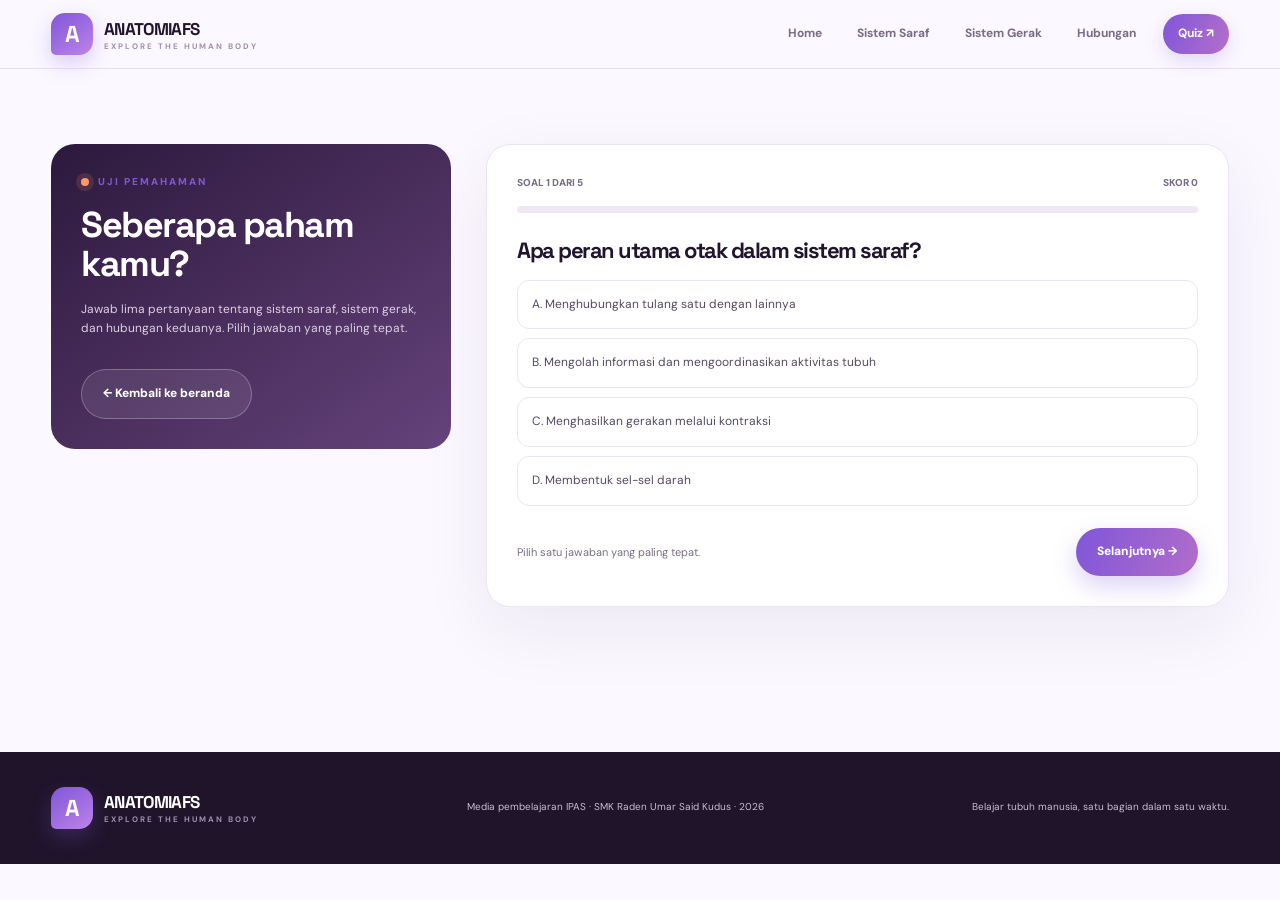
<file: quiz.html>
<!doctype html><html lang="id"><head><meta charset="utf-8"><meta name="viewport" content="width=device-width,initial-scale=1"><meta name="description" content="Kuis interaktif sistem saraf dan sistem gerak manusia."><title>Quiz | ANATOMIAFS</title><link rel="stylesheet" href="style.css"></head><body class="page-enter"><header class="site-header"><div class="nav-shell">
<a class="brand" href="index.html"><span class="brand-mark">A</span><span>ANATOMIAFS<small>EXPLORE THE HUMAN BODY</small></span></a>
<button class="nav-toggle" aria-label="Buka navigasi" aria-expanded="false">☰</button>
<nav class="nav-wrap"><ul class="nav-links">
<li><a class="nav-link" href="index.html">Home</a></li>
<li><a class="nav-link" href="saraf.html">Sistem Saraf</a></li>
<li><a class="nav-link" href="gerak.html">Sistem Gerak</a></li>
<li><a class="nav-link" href="hubungan.html">Hubungan</a></li>
<li><a class="nav-link quiz-link" href="quiz.html" aria-current="page">Quiz ↗</a></li>
</ul></nav></div></header><main class="page-shell">
<section class="section"><div class="quiz-layout"><aside class="quiz-aside"><div class="eyebrow">UJI PEMAHAMAN</div><h2>Seberapa paham kamu?</h2><p>Jawab lima pertanyaan tentang sistem saraf, sistem gerak, dan hubungan keduanya. Pilih jawaban yang paling tepat.</p><div class="actions"><a class="btn ghost" href="index.html">← Kembali ke beranda</a></div></aside>
<div class="quiz-card" id="quizCard"><div class="quiz-meta"><span id="counter">SOAL 1 DARI 5</span><span id="score">SKOR 0</span></div><div class="progress"><span id="bar"></span></div><h3 id="question">Apa peran utama otak dalam sistem saraf?</h3><div class="answers" id="answers"></div><div class="quiz-controls"><span class="feedback" id="feedback" aria-live="polite">Pilih satu jawaban yang paling tepat.</span><button class="btn" id="next" disabled>Selanjutnya →</button></div></div>
<div class="quiz-card result" id="result" hidden><div class="eyebrow">KUIS SELESAI</div><h3 id="resultTitle">Kerja bagus!</h3><p id="resultText"></p><button class="btn" id="restart">Ulangi quiz ↻</button></div></div></section>
</main><footer class="site-footer"><div class="footer-inner"><a class="brand" href="index.html"><span class="brand-mark">A</span><span>ANATOMIAFS<small>EXPLORE THE HUMAN BODY</small></span></a><p>Media pembelajaran IPAS · SMK Raden Umar Said Kudus · 2026</p><p>Belajar tubuh manusia, satu bagian dalam satu waktu.</p></div></footer><script src="script.js"></script></body></html>
</file>
<file: style.css>
@import url('https://fonts.googleapis.com/css2?family=DM+Sans:wght@400;500;600;700;800&family=Space+Grotesk:wght@400;500;600;700&display=swap');
:root{--bg:#fbf8ff;--paper:#fff;--ink:#20152d;--muted:#786e83;--purple:#8056d9;--purple2:#b18aff;--orange:#ff986b;--pink:#f2a0c4;--line:#ece4f4;--dark:#241532;--radius:24px;--shadow:0 22px 70px #39234a12}
*{box-sizing:border-box;margin:0;padding:0}
html{scroll-behavior:smooth;scroll-padding-top:100px}
body{font-family:'DM Sans',sans-serif;background:var(--bg);color:var(--ink);line-height:1.65;overflow-x:hidden}
a{color:inherit;text-decoration:none}
img{display:block;max-width:100%}
button{font:inherit}
.site-header{position:sticky;top:0;z-index:50;padding:13px 4vw;background:#fbf8ffe8;backdrop-filter:blur(18px);border-bottom:1px solid #e9e0f1}
.nav-shell{max-width:1400px;margin:auto;display:flex;align-items:center;justify-content:space-between;gap:22px}
.brand{display:flex;align-items:center;gap:11px;font:700 17px 'Space Grotesk';letter-spacing:-.7px}
.brand-mark{width:42px;height:42px;border-radius:14px 14px 14px 5px;background:linear-gradient(145deg,var(--purple),#bd83e8);color:#fff;display:grid;place-items:center;font-size:23px;box-shadow:0 8px 20px #8056d944}
.brand small{display:block;font:700 8px 'DM Sans';letter-spacing:2px;color:#a08fae;margin-top:1px}
.nav-wrap{position:relative}
.nav-links{display:flex;align-items:center;gap:5px;list-style:none}
.nav-link{display:block;padding:10px 15px;border-radius:999px;font-size:12px;font-weight:700;color:#796d86;transition:color .25s,transform .25s}
.nav-link:hover{color:var(--purple);transform:translateY(-2px)}
.nav-link.active{color:white;background:var(--dark);box-shadow:0 6px 18px #24153225}
.nav-link.quiz-link{background:linear-gradient(110deg,var(--purple),#b46fca);color:#fff;margin-left:7px;box-shadow:0 7px 18px #8056d933}
.nav-toggle{display:none;border:0;background:var(--dark);color:white;width:42px;height:42px;border-radius:14px;font-size:20px}
.page-shell{max-width:1400px;width:92%;margin:auto}
.hero{min-height:570px;margin:30px auto 24px;border-radius:34px;padding:clamp(35px,6vw,90px);display:grid;grid-template-columns:1fr .9fr;align-items:center;gap:5vw;position:relative;overflow:hidden;color:white;background:linear-gradient(120deg,#251634 0%,#50306d 60%,#8755a2 100%);isolation:isolate}
.hero:before{content:"";position:absolute;z-index:-1;width:600px;height:600px;border:1px solid #ffffff22;border-radius:50%;right:-180px;top:-300px;box-shadow:0 0 0 45px #ffffff08,0 0 0 95px #ffffff05,0 0 0 150px #ffffff04}
.hero:after{content:"ANATOMIAFS / HUMAN BODY ATLAS";position:absolute;bottom:25px;right:30px;font-size:9px;letter-spacing:3px;color:#ffffff7a;font-weight:700}
.eyebrow{font-size:10px;letter-spacing:2px;font-weight:800;color:var(--purple);text-transform:uppercase;display:flex;align-items:center;gap:9px}
.eyebrow:before{content:"";width:8px;height:8px;background:var(--orange);border-radius:50%;box-shadow:0 0 0 5px #ff986b24}
.hero .eyebrow{color:#e8d6ff}
h1,h2,h3,h4{font-family:'Space Grotesk';line-height:1.1;letter-spacing:-1.5px}
h1{font-size:clamp(45px,6vw,78px);margin:22px 0}
h1 span,.gradient-text{background:linear-gradient(90deg,#e5caff,#ffb58e);color:transparent;background-clip:text}
.hero p{max-width:520px;color:#e5d9ec;font-size:15px}
.actions{display:flex;align-items:center;gap:13px;flex-wrap:wrap;margin-top:30px}
.btn{display:inline-flex;align-items:center;gap:12px;padding:14px 21px;border:0;border-radius:999px;background:linear-gradient(110deg,var(--purple),#b16dca);color:white;font-weight:800;font-size:12px;cursor:pointer;box-shadow:0 10px 24px #8056d944;transition:transform .25s,box-shadow .25s}
.btn:hover{transform:translateY(-4px) scale(1.02);box-shadow:0 16px 30px #8056d955}
.btn.ghost{background:#ffffff16;border:1px solid #ffffff40;box-shadow:none}
.hero-media{position:relative;min-height:410px;display:grid;place-items:center}
.hero-photo{width:min(100%,450px);height:420px;object-fit:cover;border-radius:48% 48% 28px 28px;border:8px solid #ffffff20;box-shadow:0 28px 70px #160d2466;transform:rotate(2deg);transition:transform .6s}
.hero-photo:hover{transform:rotate(0) scale(1.025)}
.float-label{position:absolute;background:#fff;color:var(--ink);padding:13px 17px;border-radius:15px;font-size:10px;font-weight:800;box-shadow:var(--shadow);animation:float 4s ease-in-out infinite}
.float-label.one{top:35px;left:-10px}.float-label.two{right:-10px;bottom:35px;animation-delay:-2s}
@keyframes float{0%,100%{transform:translateY(0) rotate(-2deg)}50%{transform:translateY(-12px) rotate(2deg)}}
.stat-row{display:grid;grid-template-columns:repeat(3,1fr);gap:12px;margin:22px auto 75px}
.stat{padding:20px 22px;border:1px solid var(--line);border-radius:19px;background:#fff;display:flex;align-items:center;gap:14px;box-shadow:0 8px 25px #39234a08}
.stat b{font:700 25px 'Space Grotesk';color:var(--purple)}.stat span{font-size:11px;color:var(--muted);font-weight:700}
.section{padding:75px 0}
.section-head{display:flex;align-items:end;justify-content:space-between;gap:35px;margin-bottom:35px}
.section-head h2{font-size:clamp(34px,4.6vw,54px);margin-top:14px}
.section-head p{max-width:440px;color:var(--muted);font-size:13px}
.feature-grid{display:grid;grid-template-columns:repeat(3,1fr);gap:17px}
.feature-card{background:#fff;border:1px solid var(--line);border-radius:22px;overflow:hidden;box-shadow:0 10px 35px #39234a08;transition:transform .3s,box-shadow .3s}
.feature-card:hover{transform:translateY(-8px);box-shadow:0 22px 45px #39234a14}
.feature-card img{height:220px;width:100%;object-fit:cover;background:#eee}
.feature-copy{padding:23px}
.kicker{font-size:9px;letter-spacing:1.8px;color:var(--purple);font-weight:800}
.feature-copy h3{font-size:24px;margin:9px 0}
.feature-copy p{font-size:12px;color:var(--muted);margin-bottom:17px}
.text-link{font-size:11px;font-weight:800;color:var(--purple)}
.text-link span{display:inline-block;transition:transform .2s}.text-link:hover span{transform:translateX(5px)}
.image-panel{display:grid;grid-template-columns:1fr 1fr;gap:30px;align-items:center;background:#f0eafa;border-radius:28px;padding:26px}
.image-panel img{width:100%;height:380px;object-fit:cover;border-radius:20px;background:#e6ddec}
.image-panel h3{font-size:32px;margin:13px 0}.image-panel p{font-size:13px;color:#71647c}
.bullet-list{display:grid;gap:12px;margin-top:22px}.bullet{display:flex;gap:12px;align-items:flex-start;font-size:12px;color:#62566e}.bullet i{font-style:normal;background:#fff;color:var(--purple);width:25px;height:25px;border-radius:9px;display:grid;place-items:center;flex-shrink:0;font-weight:800}
.callout{padding:20px 23px;background:#fff0e6;border:1px solid #f8ddcb;border-radius:17px;margin-top:22px;color:#765d52;font-size:12px}
.dark-band{background:var(--dark);color:white;border-radius:30px;padding:clamp(30px,5vw,60px);margin:45px 0}
.dark-band h2{font-size:clamp(32px,4vw,48px);margin:12px 0}.dark-band p{color:#d8c9e2;font-size:13px;max-width:650px}
.topic-grid{display:grid;grid-template-columns:repeat(2,1fr);gap:16px;margin-top:25px}
.topic{background:#ffffff10;border:1px solid #ffffff20;padding:23px;border-radius:18px}
.topic h3{font-size:19px;margin-bottom:8px}.topic p{font-size:12px}
.process{display:grid;grid-template-columns:repeat(4,1fr);gap:12px;margin-top:28px}
.process article{padding:22px;background:white;border:1px solid var(--line);border-radius:18px;position:relative}
.process .num{font:700 30px 'Space Grotesk';color:#c4a9ed}.process h3{font-size:17px;margin:8px 0}.process p{font-size:11px;color:var(--muted)}
.gallery{display:grid;grid-template-columns:1.2fr .8fr;gap:16px}
.gallery img{width:100%;height:330px;object-fit:cover;border-radius:22px;background:#eee}
.gallery .stack{display:grid;gap:16px}.gallery .stack img{height:157px}
.quiz-layout{display:grid;grid-template-columns:.7fr 1.3fr;gap:35px;align-items:start}
.quiz-aside{background:linear-gradient(145deg,#2c193c,#65427b);color:#fff;padding:30px;border-radius:24px;position:sticky;top:110px}
.quiz-aside h2{font-size:36px;margin:15px 0}.quiz-aside p{font-size:12px;color:#ddcfe5}
.quiz-card{background:white;border:1px solid var(--line);border-radius:24px;padding:30px;box-shadow:var(--shadow)}
.quiz-meta{display:flex;justify-content:space-between;gap:10px;font-size:10px;font-weight:800;color:var(--muted)}
.progress{height:7px;background:#eee8f4;border-radius:99px;margin:14px 0 25px;overflow:hidden}.progress span{height:100%;width:0;display:block;background:linear-gradient(90deg,var(--purple),var(--orange));transition:width .35s}
.quiz-card h3{font-size:22px;margin-bottom:18px}
.answers{display:grid;gap:9px}.answer{border:1px solid var(--line);border-radius:12px;background:#fff;padding:14px;text-align:left;font-size:12px;color:#554961;cursor:pointer;transition:.2s}.answer:hover:not(:disabled){border-color:#b99be9;background:#faf7ff}.answer.correct{background:#eff8f1;border-color:#8bc49b;color:#286a47}.answer.wrong{background:#fff0ee;border-color:#e7a19b;color:#a74845}
.quiz-controls{display:flex;align-items:center;justify-content:space-between;gap:12px;margin-top:22px}.feedback{font-size:11px;color:var(--muted)}
.result{text-align:center;padding:25px}.result h3{font-size:30px}.result p{font-size:13px;color:var(--muted);margin:12px 0 22px}
.site-footer{margin-top:70px;background:#20142b;color:#fff;padding:35px 4vw}
.footer-inner{max-width:1400px;margin:auto;display:flex;justify-content:space-between;align-items:center;gap:20px}.site-footer p{font-size:10px;color:#c9bbd2}
.source-note{font-size:10px;color:#a193ab;margin-top:10px}.source-note a{text-decoration:underline}
.reveal{opacity:0;transform:translateY(24px);transition:opacity .7s,transform .7s}.reveal.visible{opacity:1;transform:none}
.page-enter{animation:pageIn .65s both}@keyframes pageIn{from{opacity:0;transform:translateY(12px)}to{opacity:1;transform:none}}
@media(max-width:850px){.hero{grid-template-columns:1fr;padding:40px}.hero-media{min-height:340px}.hero-photo{height:340px;width:min(75%,390px)}.nav-toggle{display:block}.nav-links{display:none;position:absolute;top:58px;right:0;width:min(300px,88vw);padding:13px;background:#fff;border:1px solid var(--line);border-radius:18px;box-shadow:var(--shadow);align-items:stretch;flex-direction:column}.nav-links.open{display:flex}.nav-link.quiz-link{margin:4px 0 0}.feature-grid{grid-template-columns:1fr 1fr}.quiz-layout{grid-template-columns:1fr}.quiz-aside{position:static}.process{grid-template-columns:1fr 1fr}}
@media(max-width:600px){.page-shell{width:92%}.hero{margin-top:14px;border-radius:23px;padding:28px 22px;min-height:0}.hero:after{font-size:7px;right:16px}.hero-media{min-height:290px}.hero-photo{height:290px;width:78%}.float-label.one{left:-3px;top:15px}.float-label.two{right:-3px;bottom:15px}.stat-row{grid-template-columns:1fr;margin-bottom:30px}.stat{padding:13px 16px}.section{padding:52px 0}.section-head{display:block}.section-head p{margin-top:14px}.feature-grid{grid-template-columns:1fr}.feature-card img{height:205px}.image-panel{grid-template-columns:1fr;padding:15px}.image-panel img{height:260px}.topic-grid,.process,.gallery{grid-template-columns:1fr}.gallery img{height:240px}.gallery .stack img{height:180px}.quiz-card{padding:21px}.quiz-controls{align-items:flex-start;flex-direction:column}.footer-inner{align-items:flex-start;flex-direction:column}}
@media(prefers-reduced-motion:reduce){*,*:before,*:after{scroll-behavior:auto!important;animation-duration:.01ms!important;transition-duration:.01ms!important}}
</file>
